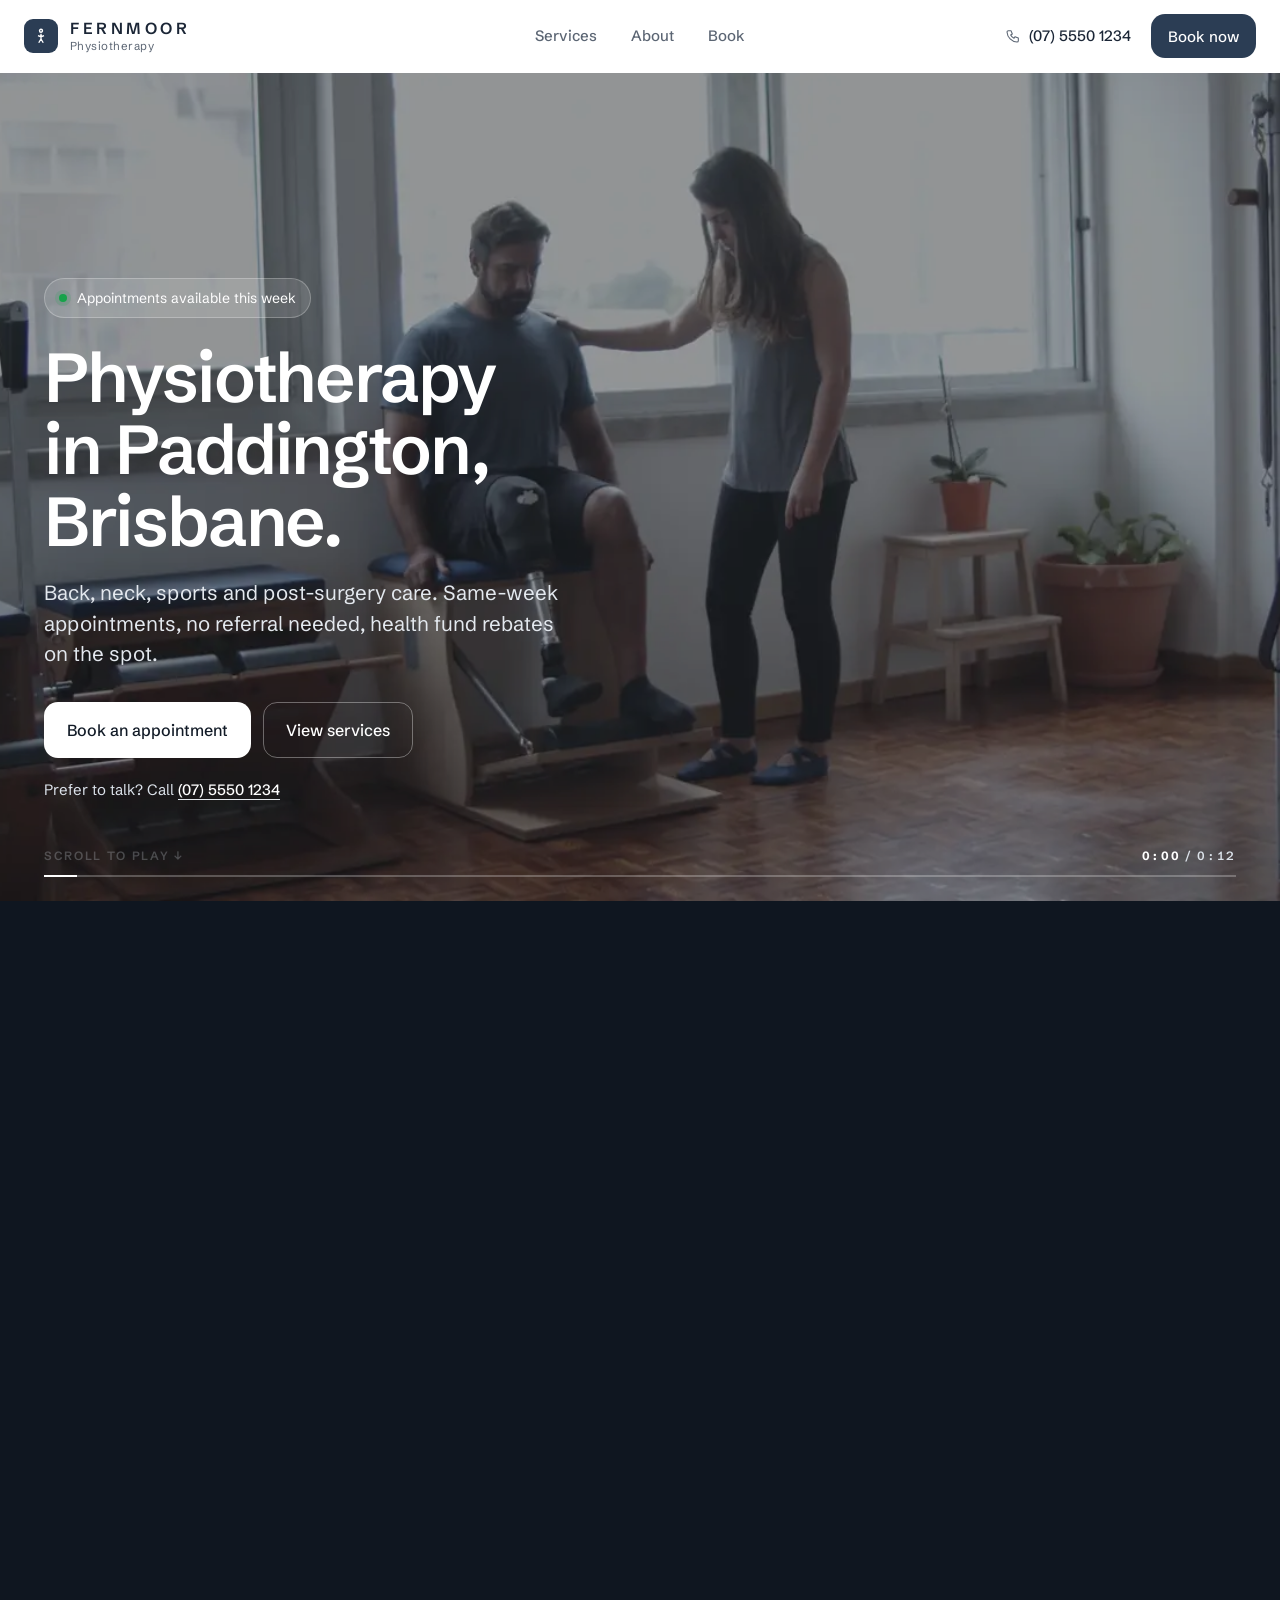
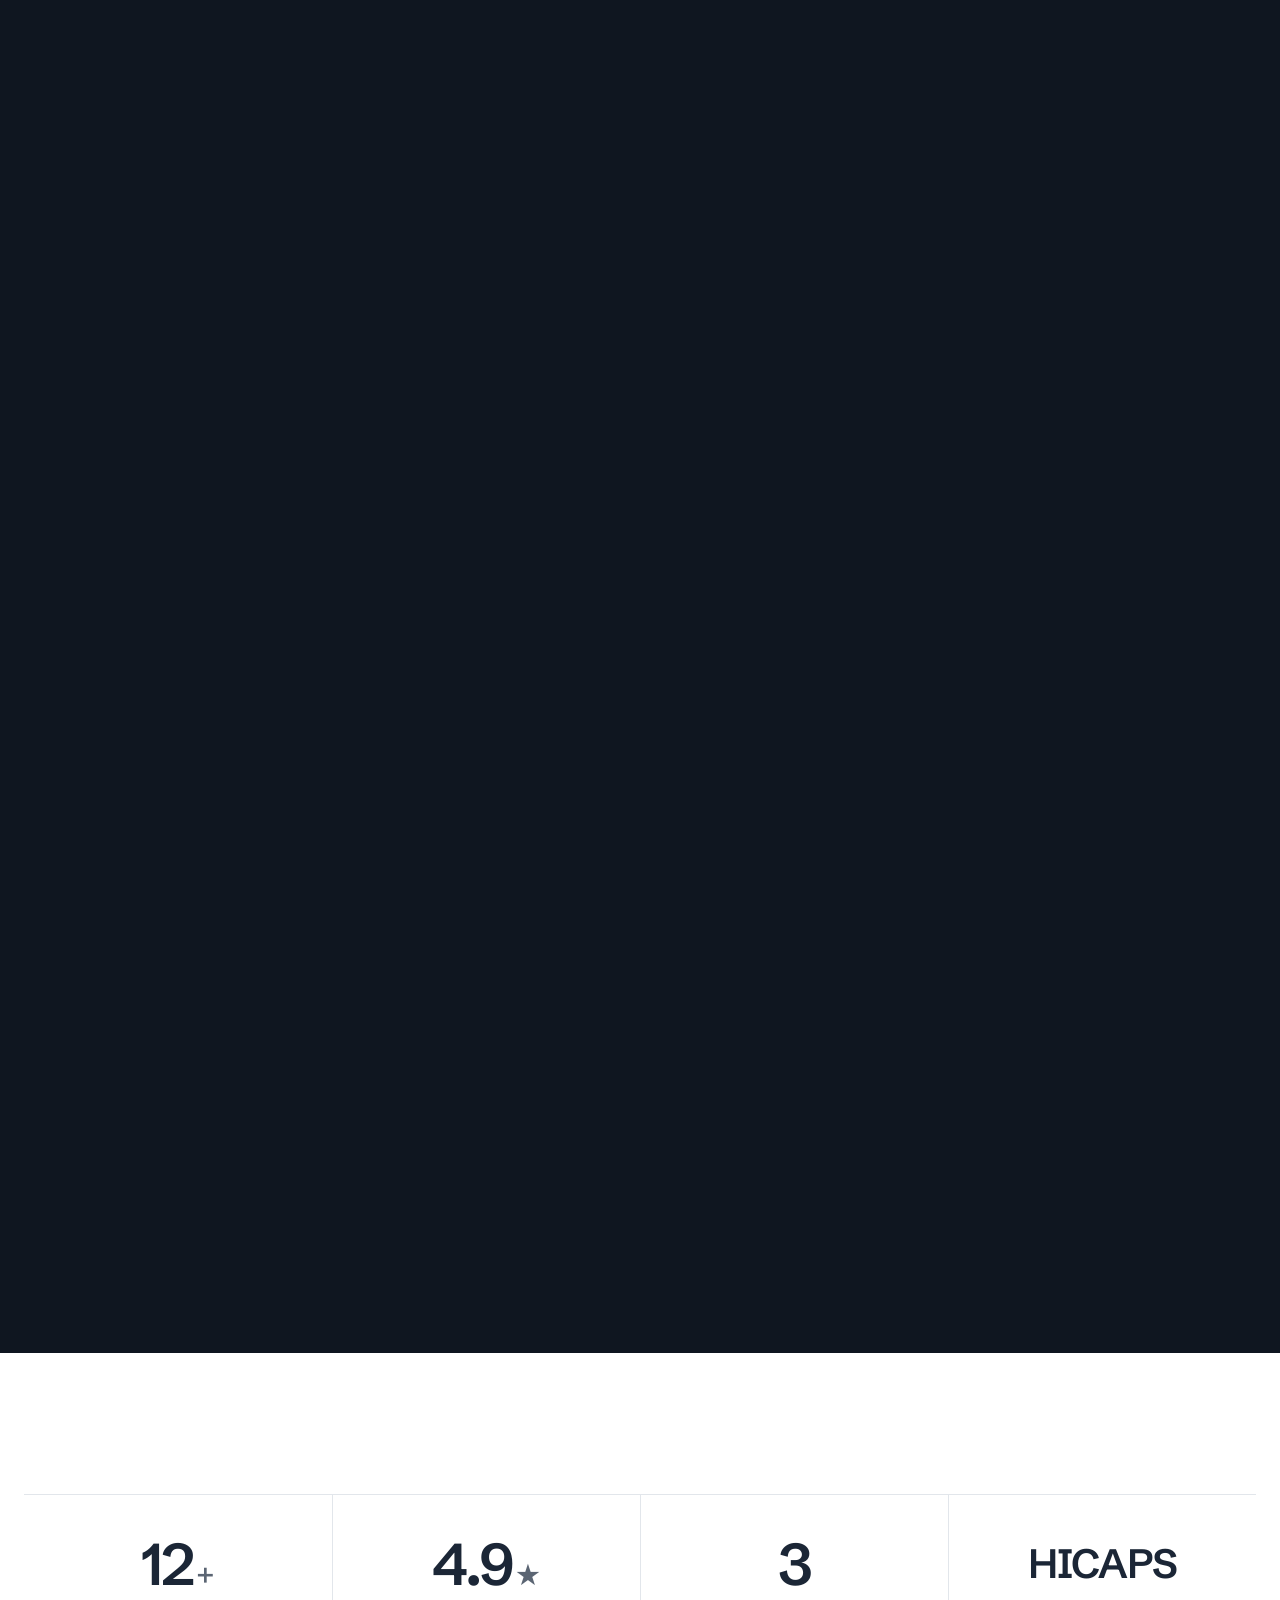
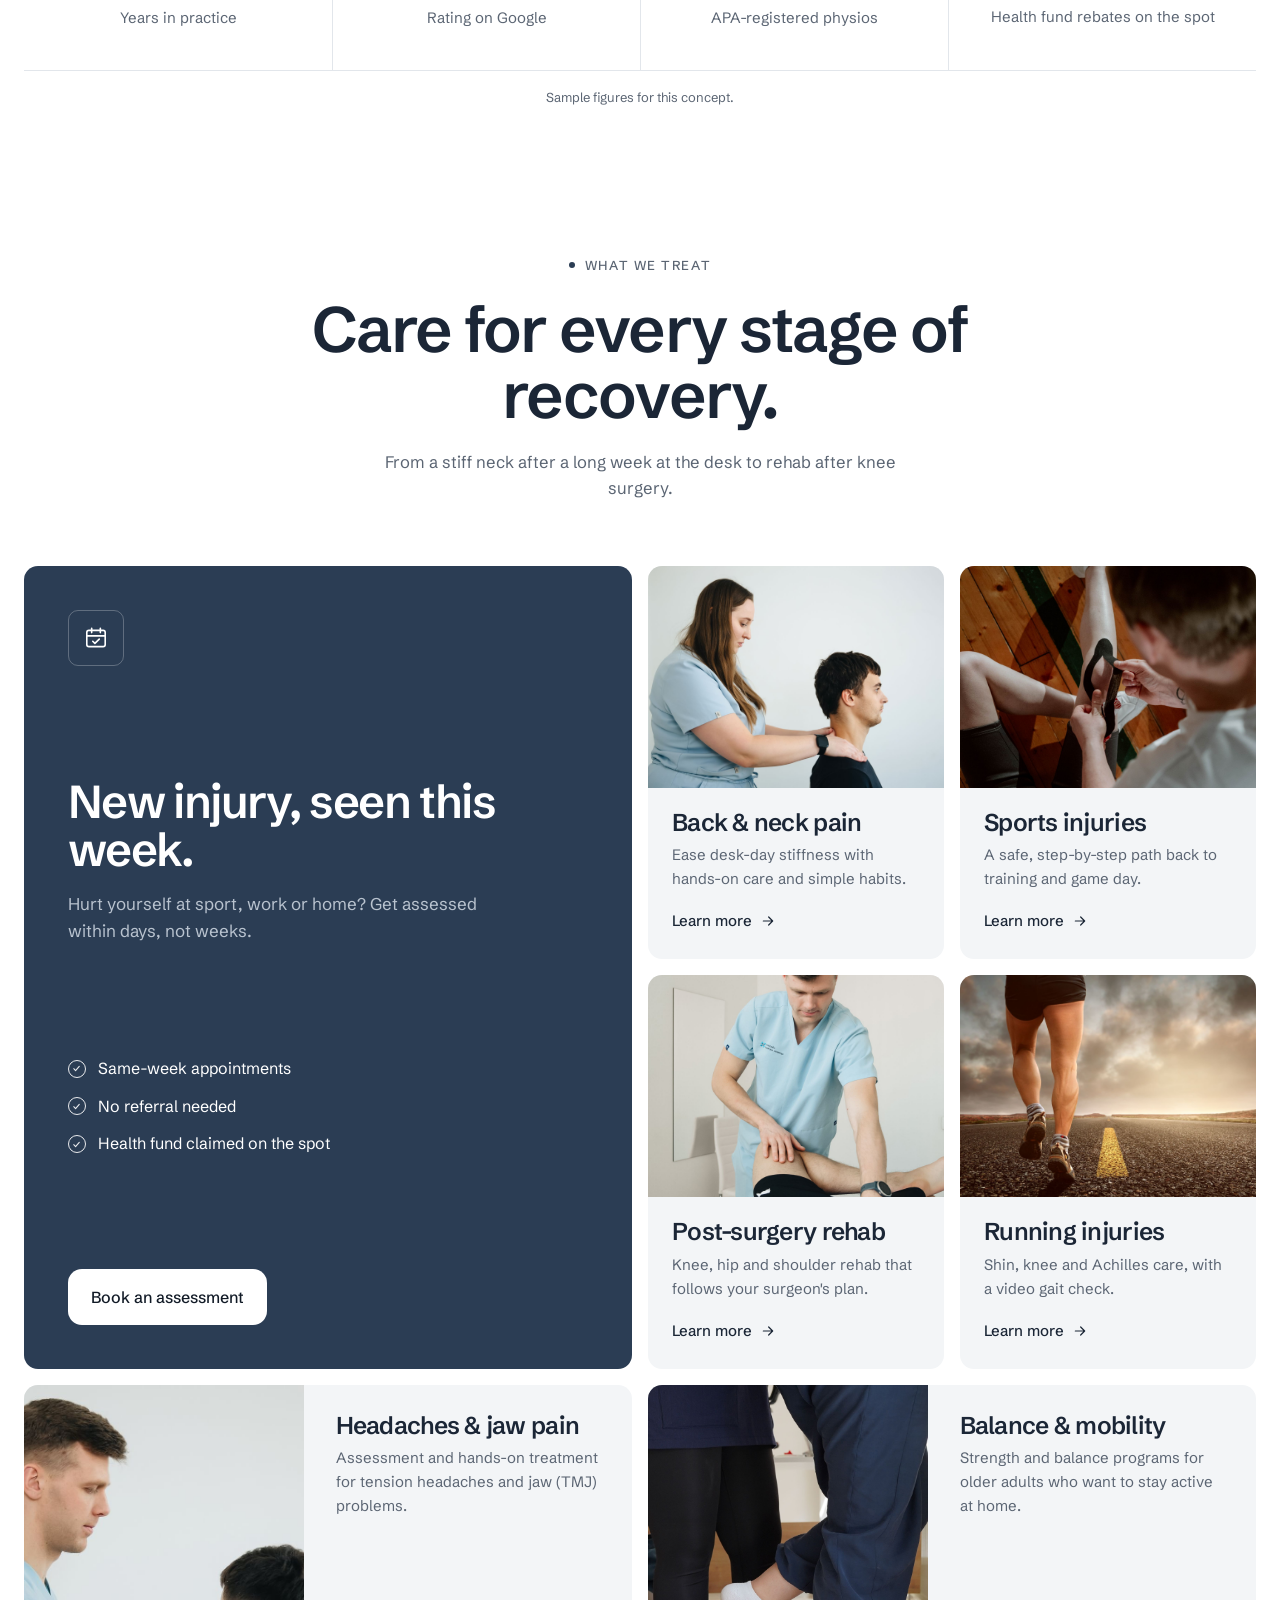
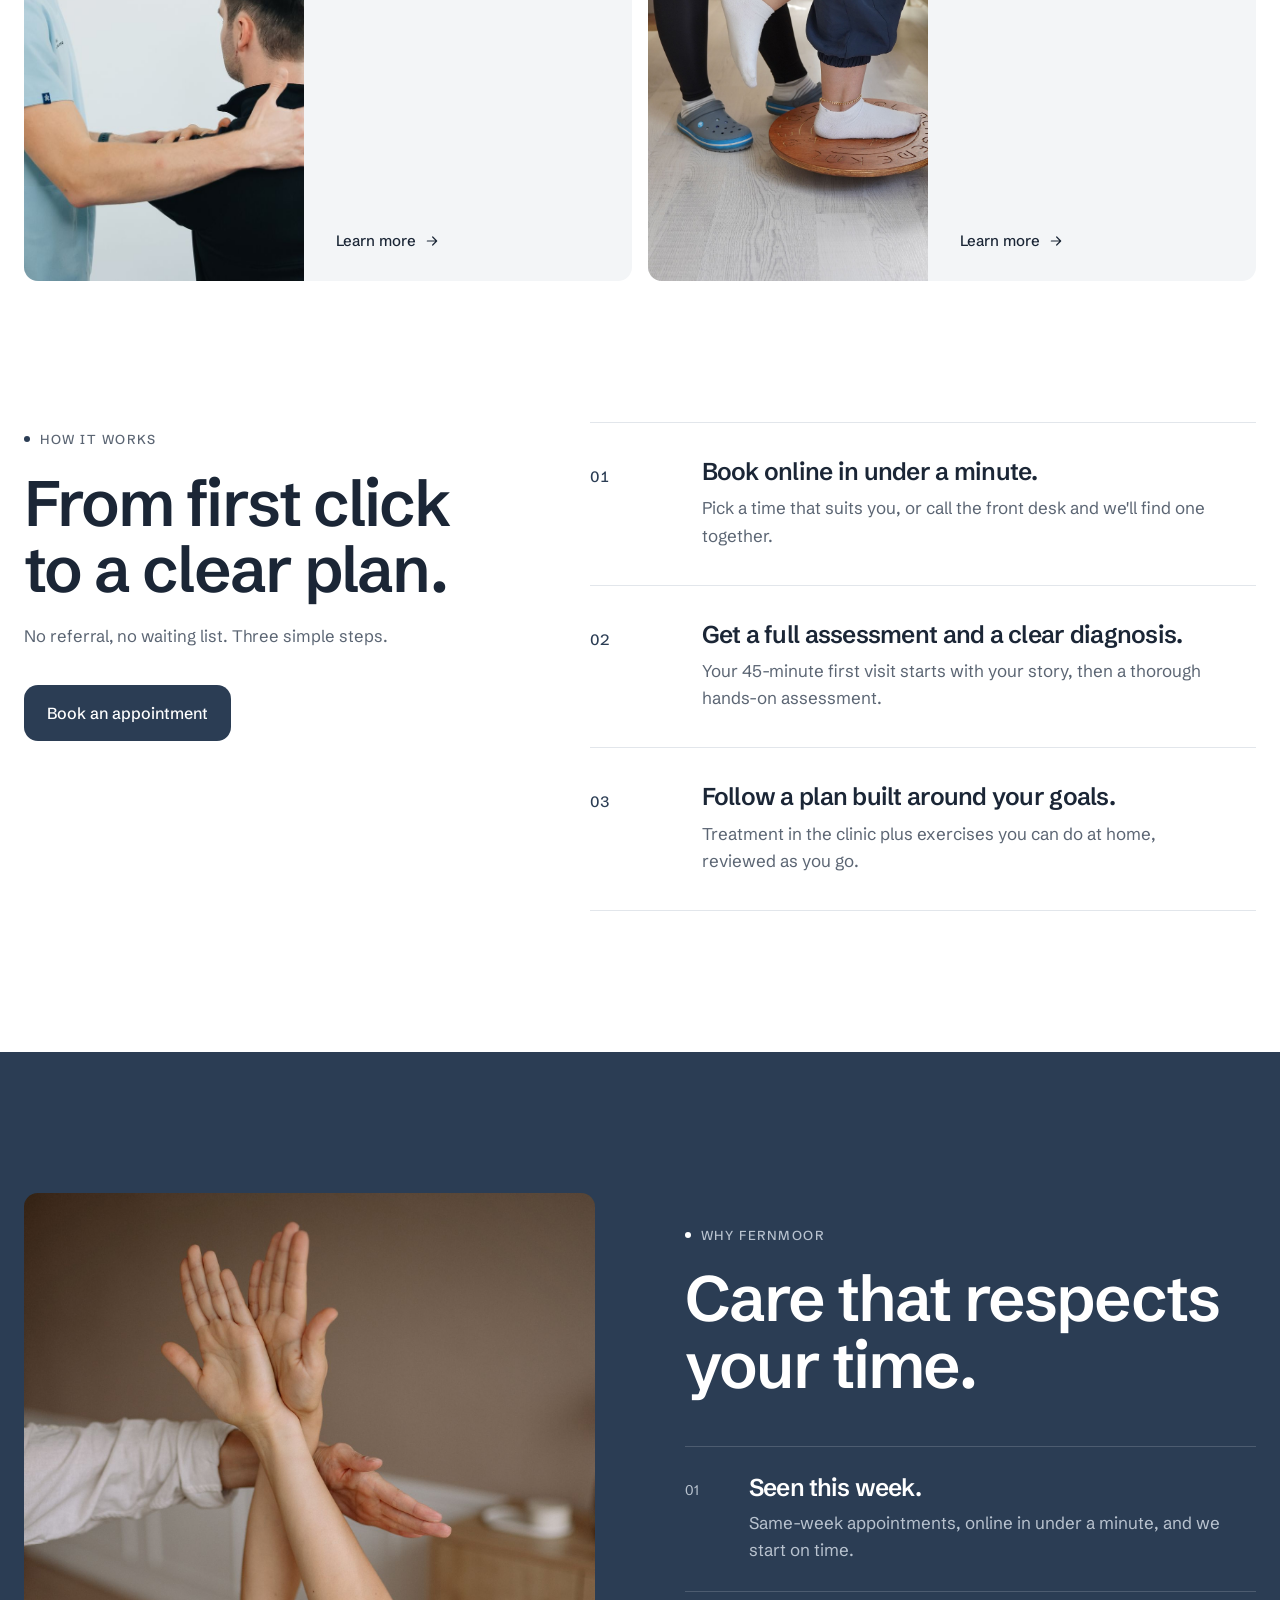
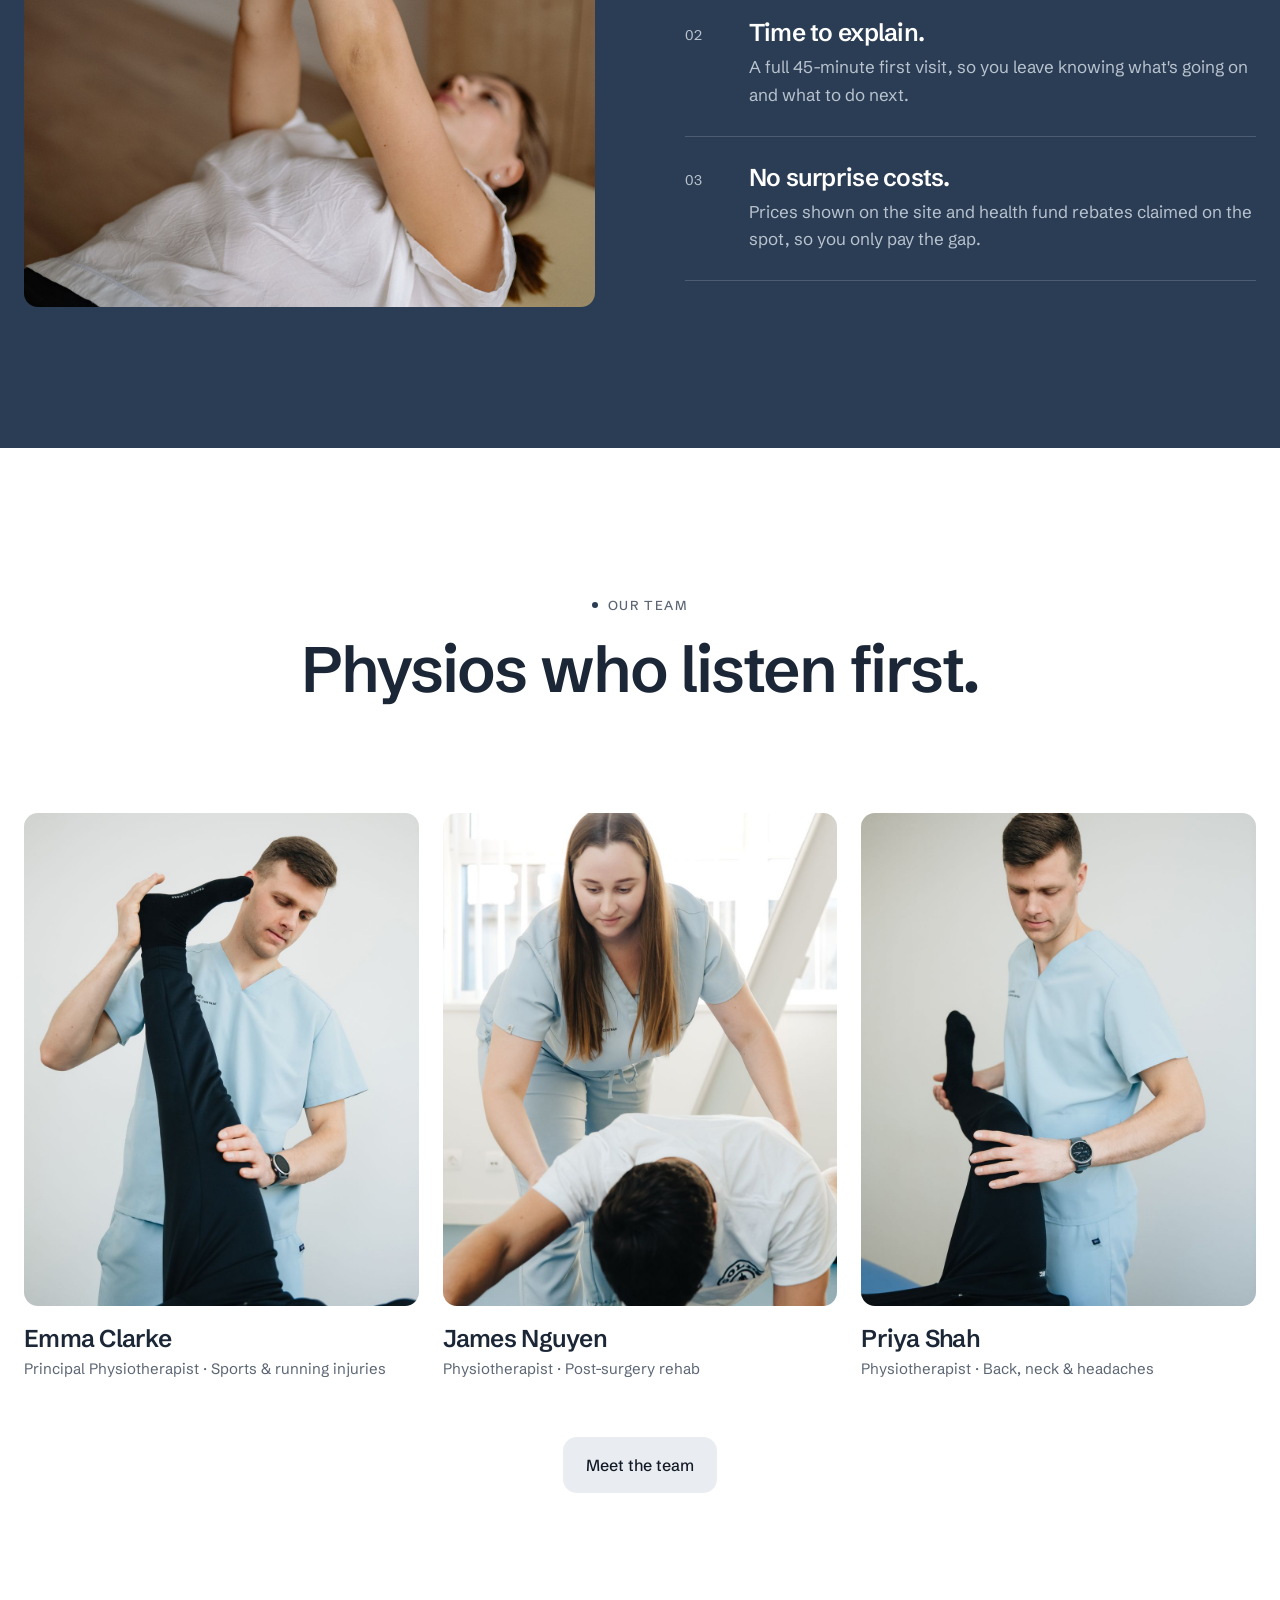
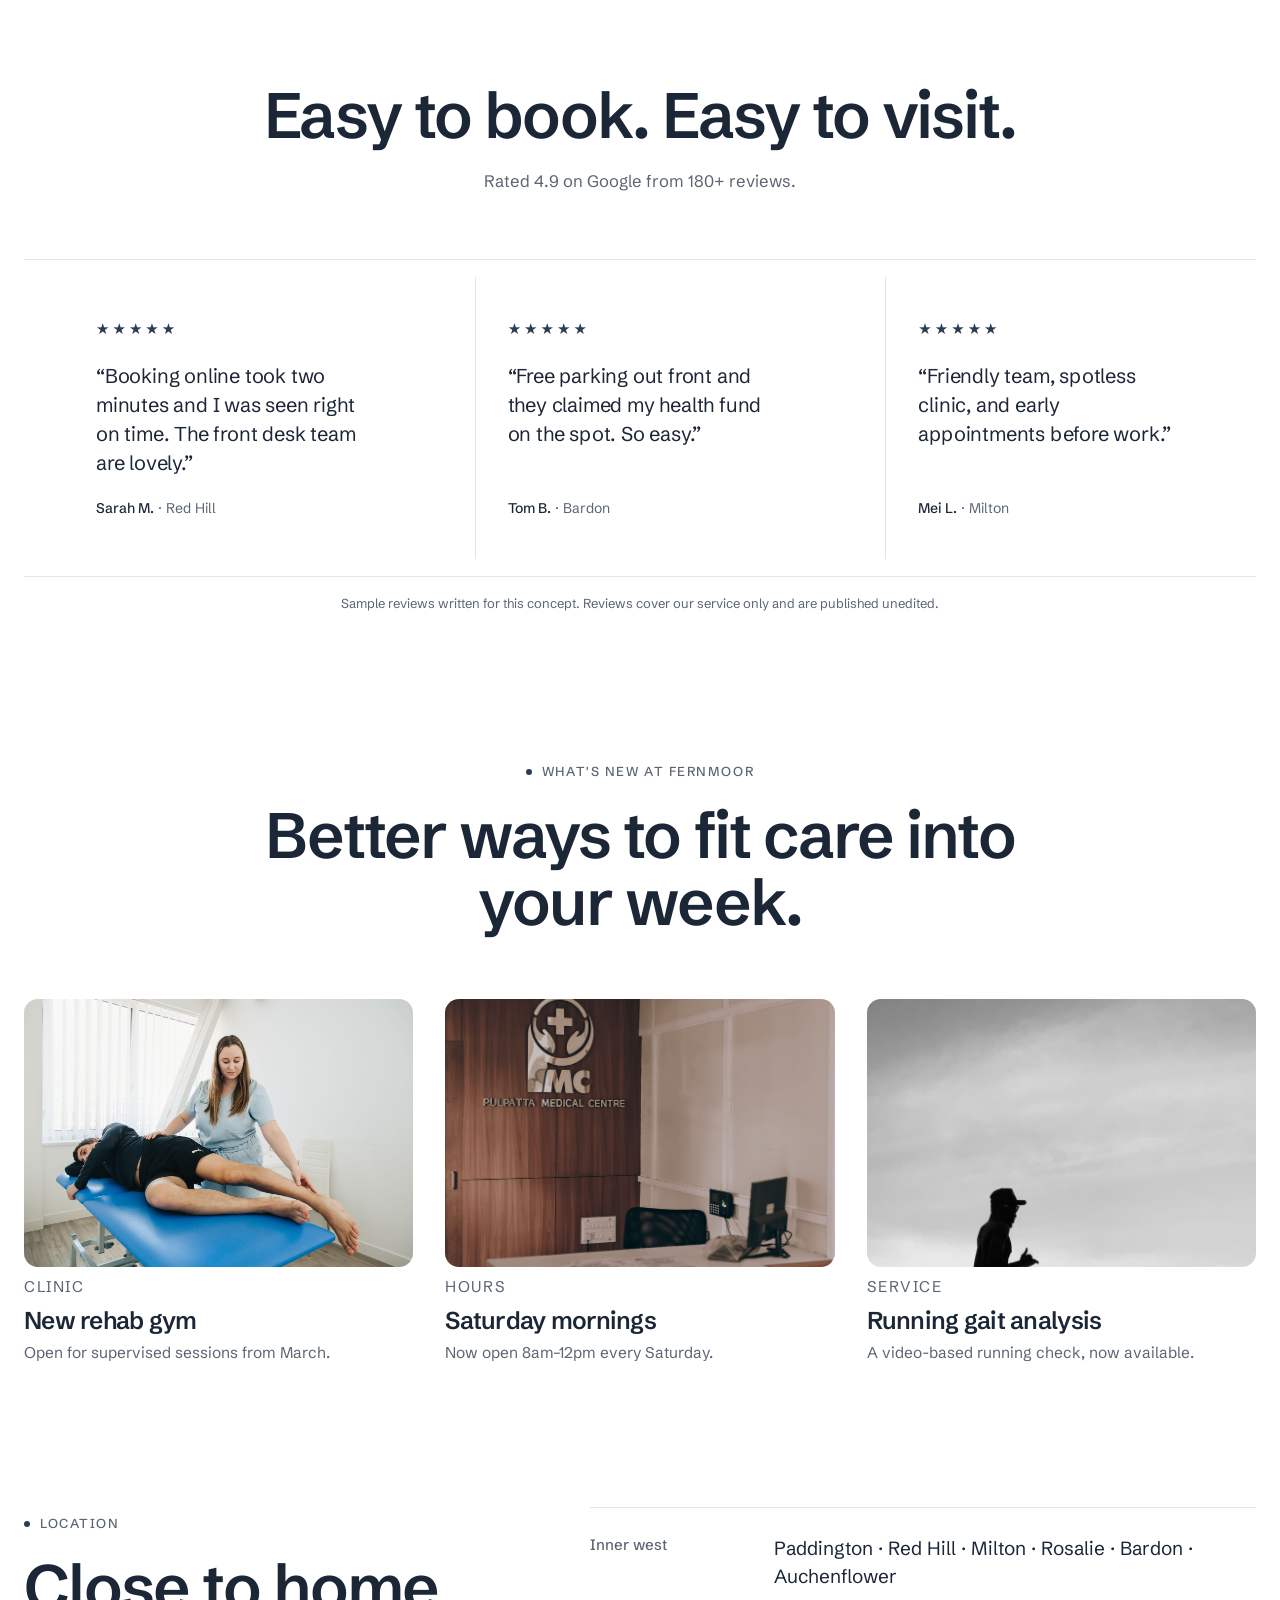
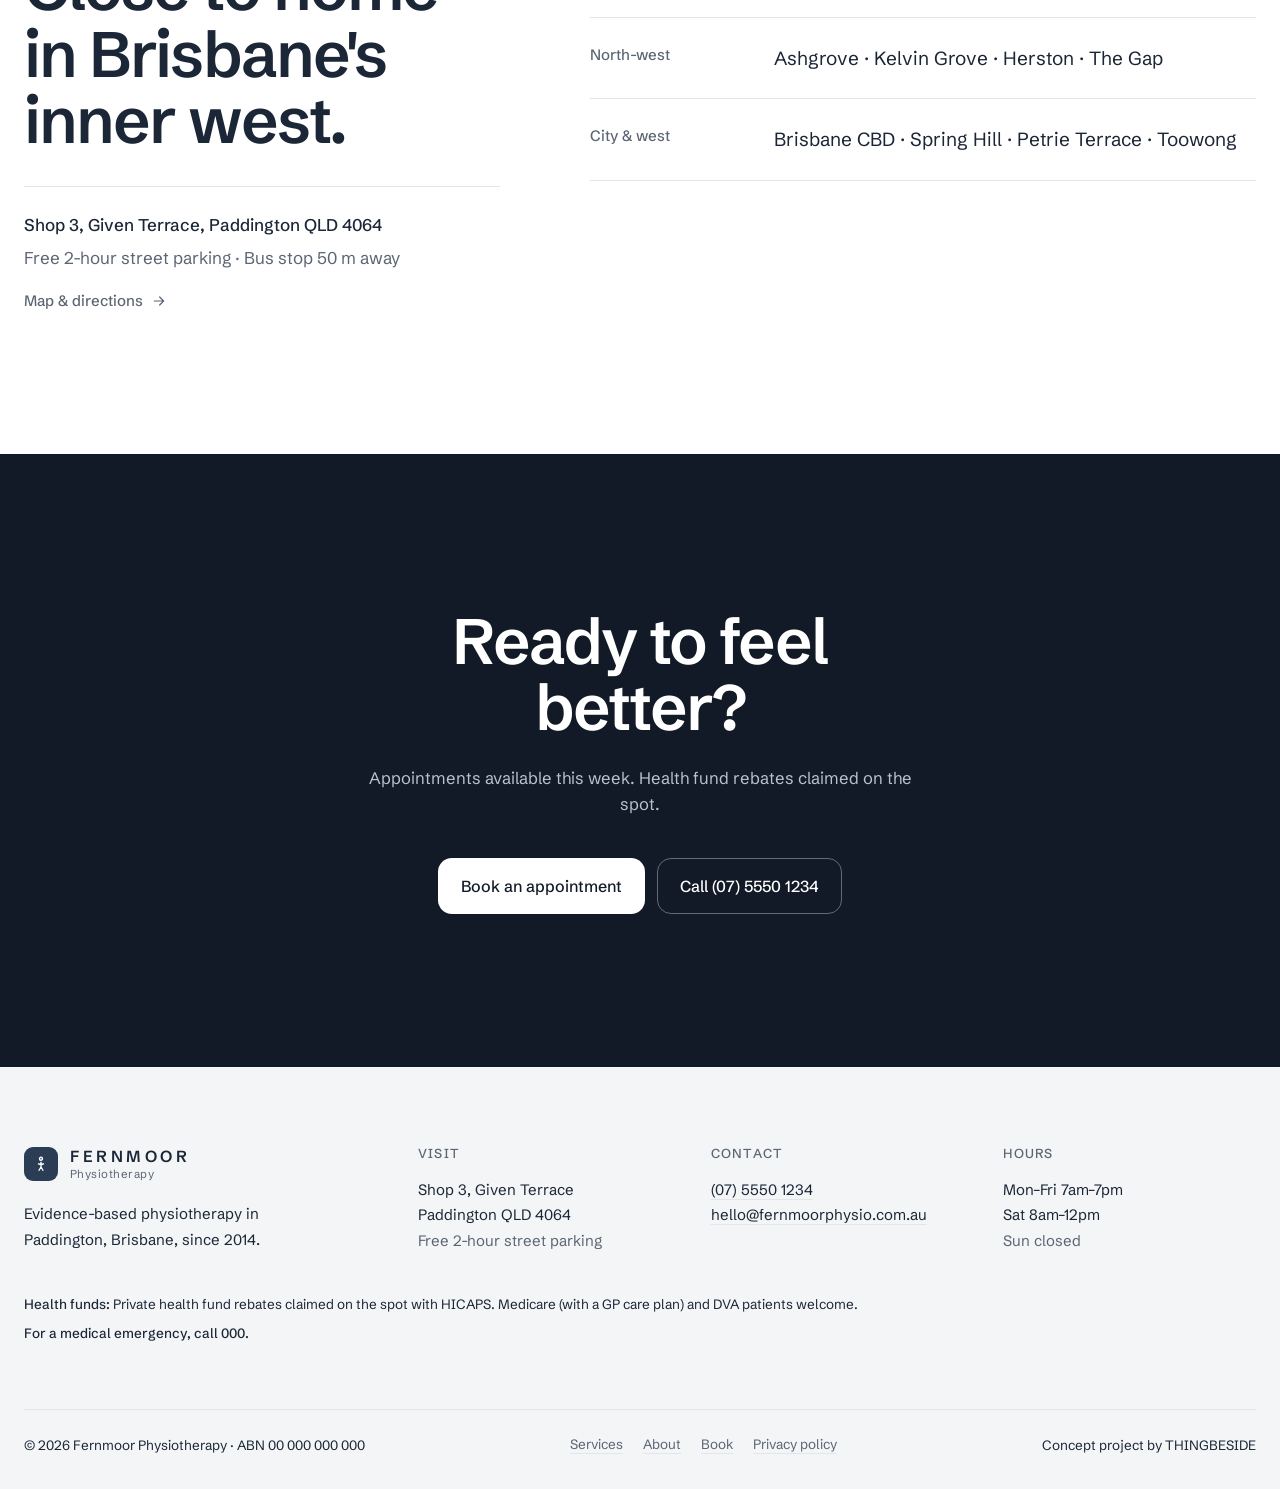
<file: index.html>
<!doctype html>
<html lang="en-AU">
<head>
  <meta charset="utf-8">
  <meta name="viewport" content="width=device-width, initial-scale=1">
  <title>Physiotherapy in Paddington, Brisbane | Fernmoor Physiotherapy</title>
  <meta name="description" content="Back, neck, sports and post-surgery physiotherapy in Paddington, Brisbane. Same-week appointments, no referral needed, health fund rebates claimed on the spot with HICAPS.">
  <link rel="icon" href="assets/favicon.svg" type="image/svg+xml">
  <link rel="preconnect" href="https://fonts.googleapis.com">
  <link rel="preconnect" href="https://fonts.gstatic.com" crossorigin>
  <link href="https://fonts.googleapis.com/css2?family=Schibsted+Grotesk:wght@400;500;600&display=swap" rel="stylesheet">
  <link rel="stylesheet" href="assets/styles.css">
  <script>document.documentElement.classList.add("js")</script>
  <!-- LocalBusiness schema — every value is a placeholder for the concept -->
  <script type="application/ld+json">
  {
    "@context": "https://schema.org",
    "@type": "Physiotherapy",
    "name": "Fernmoor Physiotherapy",
    "url": "https://fernmoorphysio.com.au/",
    "telephone": "+61755501234",
    "email": "hello@fernmoorphysio.com.au",
    "address": {
      "@type": "PostalAddress",
      "streetAddress": "Shop 3, Given Terrace",
      "addressLocality": "Paddington",
      "addressRegion": "QLD",
      "postalCode": "4064",
      "addressCountry": "AU"
    },
    "openingHoursSpecification": [
      { "@type": "OpeningHoursSpecification", "dayOfWeek": ["Monday","Tuesday","Wednesday","Thursday","Friday"], "opens": "07:00", "closes": "19:00" },
      { "@type": "OpeningHoursSpecification", "dayOfWeek": "Saturday", "opens": "08:00", "closes": "12:00" }
    ],
    "areaServed": ["Paddington","Red Hill","Milton","Rosalie","Bardon","Auchenflower","Ashgrove","Kelvin Grove","Herston","The Gap","Brisbane CBD","Spring Hill","Petrie Terrace","Toowong"]
  }
  </script>
</head>
<body>
  <a class="skip" href="#main">Skip to content</a>

  <header class="header">
    <div class="wrap header__in">
      <a class="logo" href="index.html" aria-label="Fernmoor Physiotherapy home">
        <span class="logo__mark"><svg viewBox="0 0 24 24" fill="none" stroke="currentColor" stroke-width="1.8" stroke-linejoin="round" aria-hidden="true"><circle cx="12" cy="5" r="2"/><path d="M12 9v7M8 11.5l4 1.5 4-1.5M12 16l-3 5M12 16l3 5"/></svg></span>
        <span class="logo__text"><span class="logo__name">FERNMOOR</span><span class="logo__sub">Physiotherapy</span></span>
      </a>
      <nav class="nav" aria-label="Main">
        <a href="services.html">Services</a>
        <a href="about.html">About</a>
        <a href="book.html">Book</a>
      </nav>
      <div class="header__right">
        <a class="header__phone" href="tel:+61755501234"><svg viewBox="0 0 24 24" fill="none" stroke="currentColor" stroke-width="1.6" stroke-linecap="round" stroke-linejoin="round" aria-hidden="true"><path d="M5 4h4l2 5-2.5 1.5a11 11 0 0 0 5 5L15 13l5 2v4a2 2 0 0 1-2 2A16 16 0 0 1 3 6a2 2 0 0 1 2-2"/></svg>(07) 5550 1234</a>
        <a class="btn btn--dark btn--sm" href="book.html">Book now</a>
        <button class="menu-btn" type="button" aria-expanded="false" aria-controls="mnav"><span></span><span class="sr-only">Menu</span></button>
      </div>
    </div>
    <nav class="mnav" id="mnav" aria-label="Mobile">
      <a href="services.html">Services <span aria-hidden="true">→</span></a>
      <a href="about.html">About <span aria-hidden="true">→</span></a>
      <a href="book.html">Book <span aria-hidden="true">→</span></a>
    </nav>
  </header>

  <main id="main">

    <!-- 1. Hero: scroll plays a short session clip (scroll-scrubbed frames, see HANDOFF.md) -->
    <section class="vhero" id="top" aria-label="A physiotherapist guides a patient through a seated knee exercise">
      <div class="vhero__stage">
        <canvas class="vhero__canvas" aria-hidden="true"></canvas>
        <img class="vhero__poster" src="assets/hero-frames/poster.webp" alt="A physiotherapist guides a patient through a seated knee extension on a reformer chair in a bright studio">
        <div class="vhero__shade"></div>
        <div class="vhero__copy" data-beat="0">
          <p class="pill pill--dark"><span class="dot dot--ok"></span>Appointments available this week</p>
          <h1 data-blur>Physiotherapy in Paddington, Brisbane.</h1>
          <p class="lede" data-blur data-delay="250">Back, neck, sports and post-surgery care. Same-week appointments, no referral needed, health fund rebates on the spot.</p>
          <div class="actions">
            <a class="btn btn--light" href="book.html">Book an appointment</a>
            <a class="btn btn--outline-light" href="services.html" data-no-arrow>View services</a>
          </div>
          <p class="hero__call">Prefer to talk? Call <a class="text-link" href="tel:+61755501234">(07) 5550 1234</a></p>
        </div>
        <div class="vhero__beat" data-beat="1" aria-hidden="true"><p class="vhero__k">01 · Hands-on</p><p class="vhero__h">Guided, one to one.</p><p>Your physio stays beside you through every rep, adjusting as you go.</p></div>
        <div class="vhero__beat" data-beat="2" aria-hidden="true"><p class="vhero__k">02 · Our rehab studio</p><p class="vhero__h">Room to move.</p><p>Reformer chairs, bands and natural light, right on Given Terrace.</p></div>
        <div class="vhero__hud" aria-hidden="true">
          <span class="vhero__hint">Scroll to play ↓</span>
          <span class="vhero__tc"><b data-vt>0:00</b> / 0:12</span>
          <span class="vhero__bar"><i></i></span>
        </div>
        <div class="vhero__wash"></div>
      </div>
    </section>

    <!-- 2. Trust strip -->
    <section class="section" style="padding-bottom:0" aria-label="Clinic at a glance">
      <div class="wrap">
        <div class="stats" data-stagger>
          <div class="stat"><div class="stat__num"><span data-count="12">12</span><small>+</small></div><p class="stat__label">Years in practice</p></div>
          <div class="stat"><div class="stat__num"><span data-count="4.9" data-decimals="1">4.9</span><small>★</small></div><p class="stat__label">Rating on Google</p></div>
          <div class="stat"><div class="stat__num"><span data-count="3">3</span></div><p class="stat__label">APA-registered physios</p></div>
          <div class="stat"><div class="stat__num" style="font-size:clamp(30px,3.2vw,42px);line-height:1.43">HICAPS</div><p class="stat__label">Health fund rebates on the spot</p></div>
        </div>
        <p class="footnote">Sample figures for this concept.</p>
      </div>
    </section>

    <!-- 3. What we treat (bento) -->
    <section class="section" id="treat">
      <div class="wrap">
        <div class="head">
          <p class="eyebrow" data-reveal>What we treat</p>
          <h2 class="h2" data-reveal>Care for every stage of recovery.</h2>
          <p class="sub" data-reveal>From a stiff neck after a long week at the desk to rehab after knee surgery.</p>
        </div>
        <div class="bento" data-stagger>
          <a class="tile tile--feature" href="book.html?service=new-injury">
            <div>
              <div class="icon-box"><svg viewBox="0 0 24 24" fill="none" stroke="currentColor" stroke-width="1.5" stroke-linecap="round" stroke-linejoin="round" aria-hidden="true"><rect x="3.5" y="5" width="17" height="15" rx="2"/><path d="M3.5 10h17M8 3v4M16 3v4M9 15l2 2 4-4"/></svg></div>
            </div>
            <div>
              <h3>New injury, seen this week.</h3>
              <p>Hurt yourself at sport, work or home? Get assessed within days, not weeks.</p>
            </div>
            <ul class="ticks">
              <li>Same-week appointments</li>
              <li>No referral needed</li>
              <li>Health fund claimed on the spot</li>
            </ul>
            <span class="btn btn--light" style="align-self:flex-start">Book an assessment</span>
          </a>
          <a class="tile zoom" href="services.html#back-neck">
            <div class="media"><img src="assets/photos/20860599.jpg" alt="Physiotherapist treating a patient's neck in a clinic"></div>
            <div class="tile__body"><h3>Back &amp; neck pain</h3><p>Ease desk-day stiffness with hands-on care and simple habits.</p><span class="link-arrow">Learn more <svg viewBox="0 0 24 24" fill="none" stroke="currentColor" stroke-width="1.8" stroke-linecap="round" stroke-linejoin="round" aria-hidden="true"><path d="M5 12h14M13 6l6 6-6 6"/></svg></span></div>
          </a>
          <a class="tile zoom" href="services.html#sports">
            <div class="media"><img src="assets/photos/7339489.jpg" alt="Kinesio tape applied to a knee for injury support"></div>
            <div class="tile__body"><h3>Sports injuries</h3><p>A safe, step-by-step path back to training and game day.</p><span class="link-arrow">Learn more <svg viewBox="0 0 24 24" fill="none" stroke="currentColor" stroke-width="1.8" stroke-linecap="round" stroke-linejoin="round" aria-hidden="true"><path d="M5 12h14M13 6l6 6-6 6"/></svg></span></div>
          </a>
          <a class="tile zoom" href="services.html#post-surgery">
            <div class="media"><img src="assets/photos/20860597.jpg" alt="Physiotherapist assisting a patient with leg rehabilitation in a clinic"></div>
            <div class="tile__body"><h3>Post-surgery rehab</h3><p>Knee, hip and shoulder rehab that follows your surgeon's plan.</p><span class="link-arrow">Learn more <svg viewBox="0 0 24 24" fill="none" stroke="currentColor" stroke-width="1.8" stroke-linecap="round" stroke-linejoin="round" aria-hidden="true"><path d="M5 12h14M13 6l6 6-6 6"/></svg></span></div>
          </a>
          <a class="tile zoom" href="services.html#running">
            <div class="media"><img src="assets/photos/421160.jpg" alt="Runner's legs on a road at sunset"></div>
            <div class="tile__body"><h3>Running injuries</h3><p>Shin, knee and Achilles care, with a video gait check.</p><span class="link-arrow">Learn more <svg viewBox="0 0 24 24" fill="none" stroke="currentColor" stroke-width="1.8" stroke-linecap="round" stroke-linejoin="round" aria-hidden="true"><path d="M5 12h14M13 6l6 6-6 6"/></svg></span></div>
          </a>
          <a class="tile tile--wide zoom" href="services.html#headaches">
            <div class="media"><img src="assets/photos/20860576.jpg" alt="Physiotherapist working with a patient in a clinic"></div>
            <div class="tile__body"><h3>Headaches &amp; jaw pain</h3><p>Assessment and hands-on treatment for tension headaches and jaw (TMJ) problems.</p><span class="link-arrow">Learn more <svg viewBox="0 0 24 24" fill="none" stroke="currentColor" stroke-width="1.8" stroke-linecap="round" stroke-linejoin="round" aria-hidden="true"><path d="M5 12h14M13 6l6 6-6 6"/></svg></span></div>
          </a>
          <a class="tile tile--wide zoom" href="services.html#balance">
            <div class="media"><img src="assets/photos/30483062.jpg" alt="Close-up of balance training on a balance board"></div>
            <div class="tile__body"><h3>Balance &amp; mobility</h3><p>Strength and balance programs for older adults who want to stay active at home.</p><span class="link-arrow">Learn more <svg viewBox="0 0 24 24" fill="none" stroke="currentColor" stroke-width="1.8" stroke-linecap="round" stroke-linejoin="round" aria-hidden="true"><path d="M5 12h14M13 6l6 6-6 6"/></svg></span></div>
          </a>
        </div>
      </div>
    </section>

    <!-- 4. How it works -->
    <section class="section section--tight" id="how">
      <div class="wrap split">
        <div class="sticky">
          <p class="eyebrow" data-reveal>How it works</p>
          <h2 class="h2" data-reveal>From first click to a clear plan.</h2>
          <p class="sub" data-reveal>No referral, no waiting list. Three simple steps.</p>
          <div class="actions" style="margin-top:36px" data-reveal><a class="btn btn--primary" href="book.html">Book an appointment</a></div>
        </div>
        <ol class="rows" data-stagger>
          <li class="row"><span class="row__num">01</span><div><h3>Book online in under a minute.</h3><p>Pick a time that suits you, or call the front desk and we'll find one together.</p></div></li>
          <li class="row"><span class="row__num">02</span><div><h3>Get a full assessment and a clear diagnosis.</h3><p>Your 45-minute first visit starts with your story, then a thorough hands-on assessment.</p></div></li>
          <li class="row"><span class="row__num">03</span><div><h3>Follow a plan built around your goals.</h3><p>Treatment in the clinic plus exercises you can do at home, reviewed as you go.</p></div></li>
        </ol>
      </div>
    </section>

    <!-- 5. Why choose us (accent band) -->
    <section class="section band--accent" id="why">
      <div class="wrap split--even split">
        <div class="media portrait" data-reveal>
          <img src="assets/photos/5793917.jpg" alt="Physiotherapist giving hands-on therapy to a patient indoors">
        </div>
        <div>
          <p class="eyebrow" data-reveal>Why Fernmoor</p>
          <h2 class="h2" data-reveal>Care that respects your time.</h2>
          <div class="promises" data-stagger>
            <div class="promise"><span class="promise__num">01</span><div><h3>Seen this week.</h3><p>Same-week appointments, online in under a minute, and we start on time.</p></div></div>
            <div class="promise"><span class="promise__num">02</span><div><h3>Time to explain.</h3><p>A full 45-minute first visit, so you leave knowing what's going on and what to do next.</p></div></div>
            <div class="promise"><span class="promise__num">03</span><div><h3>No surprise costs.</h3><p>Prices shown on the site and health fund rebates claimed on the spot, so you only pay the gap.</p></div></div>
          </div>
        </div>
      </div>
    </section>

    <!-- 6. Team preview -->
    <section class="section" id="team">
      <div class="wrap">
        <div class="head">
          <p class="eyebrow" data-reveal>Our team</p>
          <h2 class="h2" data-reveal>Physios who listen first.</h2>
          <p class="sub" data-reveal>Three APA-registered physiotherapists, each with a focus area.</p>
        </div>
        <div class="people" data-stagger>
          <a class="person zoom" href="about.html#team">
            <div class="media"><img src="assets/photos/20860584.jpg" alt="Placeholder for Emma Clarke's team photo"></div>
            <h3>Emma Clarke</h3><p>Principal Physiotherapist · Sports &amp; running injuries</p>
          </a>
          <a class="person zoom" href="about.html#team">
            <div class="media"><img src="assets/photos/20860618.jpg" alt="Placeholder for James Nguyen's team photo"></div>
            <h3>James Nguyen</h3><p>Physiotherapist · Post-surgery rehab</p>
          </a>
          <a class="person zoom" href="about.html#team">
            <div class="media"><img src="assets/photos/20860588.jpg" alt="Placeholder for Priya Shah's team photo"></div>
            <h3>Priya Shah</h3><p>Physiotherapist · Back, neck &amp; headaches</p>
          </a>
        </div>
        <div class="center-cta" data-reveal><a class="btn btn--ghost" href="about.html">Meet the team</a></div>
      </div>
    </section>

    <!-- 7. Reviews (non-clinical only, per Ahpra) -->
    <section class="section section--tight" id="reviews">
      <div class="wrap">
        <div class="head">
          <p class="eyebrow" data-reveal>Reviews</p>
          <h2 class="h2" data-reveal>Easy to book. Easy to visit.</h2>
          <p class="sub" data-reveal>Rated 4.9 on Google from 180+ reviews.</p>
        </div>
        <div class="reviews" data-stagger>
          <figure class="review">
            <div class="stars" aria-label="5 out of 5 stars">★★★★★</div>
            <blockquote>“Booking online took two minutes and I was seen right on time. The front desk team are lovely.”</blockquote>
            <cite><strong>Sarah M.</strong> · Red Hill</cite>
          </figure>
          <figure class="review">
            <div class="stars" aria-label="5 out of 5 stars">★★★★★</div>
            <blockquote>“Free parking out front and they claimed my health fund on the spot. So easy.”</blockquote>
            <cite><strong>Tom B.</strong> · Bardon</cite>
          </figure>
          <figure class="review">
            <div class="stars" aria-label="5 out of 5 stars">★★★★★</div>
            <blockquote>“Friendly team, spotless clinic, and early appointments before work.”</blockquote>
            <cite><strong>Mei L.</strong> · Milton</cite>
          </figure>
        </div>
        <p class="footnote">Sample reviews written for this concept. Reviews cover our service only and are published unedited.</p>
      </div>
    </section>

    <!-- 8. What's new -->
    <section class="section section--tight" id="news">
      <div class="wrap">
        <div class="head">
          <p class="eyebrow" data-reveal>What's new at Fernmoor</p>
          <h2 class="h2" data-reveal>Better ways to fit care into your week.</h2>
        </div>
        <div class="news" data-stagger>
          <article class="news-item zoom">
            <div class="media"><img src="assets/photos/20860610.jpg" alt="Physiotherapist assisting a patient in a rehabilitation session"></div>
            <p class="news-item__tag">Clinic</p>
            <h3>New rehab gym</h3>
            <p>Open for supervised sessions from March.</p>
          </article>
          <article class="news-item zoom">
            <div class="media"><img src="assets/photos/33812025.jpg" alt="Bright clinic reception area with wood panel accents"></div>
            <p class="news-item__tag">Hours</p>
            <h3>Saturday mornings</h3>
            <p>Now open 8am–12pm every Saturday.</p>
          </article>
          <article class="news-item zoom">
            <div class="media"><img src="assets/photos/33491430.jpg" alt="Silhouette of a man running uphill at twilight"></div>
            <p class="news-item__tag">Service</p>
            <h3>Running gait analysis</h3>
            <p>A video-based running check, now available.</p>
          </article>
        </div>
      </div>
    </section>

    <!-- 9. Location / service areas -->
    <section class="section section--tight" id="areas">
      <div class="wrap split">
        <div class="sticky">
          <p class="eyebrow" data-reveal>Location</p>
          <h2 class="h2" data-reveal>Close to home in Brisbane's inner west.</h2>
          <div class="address" data-reveal>
            <strong>Shop 3, Given Terrace, Paddington QLD 4064</strong>
            <span>Free 2-hour street parking · Bus stop 50 m away</span>
            <a class="link-arrow" href="book.html#contact" style="margin-top:12px">Map &amp; directions <svg viewBox="0 0 24 24" fill="none" stroke="currentColor" stroke-width="1.8" stroke-linecap="round" stroke-linejoin="round" aria-hidden="true"><path d="M5 12h14M13 6l6 6-6 6"/></svg></a>
          </div>
        </div>
        <div class="areas" data-stagger>
          <div class="area"><h3>Inner west</h3><p>Paddington · Red Hill · Milton · Rosalie · Bardon · Auchenflower</p></div>
          <div class="area"><h3>North-west</h3><p>Ashgrove · Kelvin Grove · Herston · The Gap</p></div>
          <div class="area"><h3>City &amp; west</h3><p>Brisbane CBD · Spring Hill · Petrie Terrace · Toowong</p></div>
        </div>
      </div>
    </section>

    <!-- 10. Final CTA -->
    <section class="band--ink cta-band">
      <div class="wrap">
        <h2 class="h2" data-reveal>Ready to feel better?</h2>
        <p class="sub" data-reveal>Appointments available this week. Health fund rebates claimed on the spot.</p>
        <div class="actions" data-reveal>
          <a class="btn btn--light" href="book.html">Book an appointment</a>
          <a class="btn btn--outline-light" href="tel:+61755501234" data-no-arrow>Call (07) 5550 1234</a>
        </div>
      </div>
    </section>
  </main>

  <footer class="footer">
    <div class="wrap">
      <div class="footer__grid">
        <div>
          <a class="logo" href="index.html" aria-label="Fernmoor Physiotherapy home">
            <span class="logo__mark"><svg viewBox="0 0 24 24" fill="none" stroke="currentColor" stroke-width="1.8" stroke-linejoin="round" aria-hidden="true"><circle cx="12" cy="5" r="2"/><path d="M12 9v7M8 11.5l4 1.5 4-1.5M12 16l-3 5M12 16l3 5"/></svg></span>
            <span class="logo__text"><span class="logo__name">FERNMOOR</span><span class="logo__sub">Physiotherapy</span></span>
          </a>
          <p class="footer__blurb">Evidence-based physiotherapy in Paddington, Brisbane, since 2014.</p>
        </div>
        <div>
          <h4>Visit</h4>
          <p>Shop 3, Given Terrace<br>Paddington QLD 4064</p>
          <p class="muted">Free 2-hour street parking</p>
        </div>
        <div>
          <h4>Contact</h4>
          <ul>
            <li><a class="text-link" href="tel:+61755501234">(07) 5550 1234</a></li>
            <li><a class="text-link" href="mailto:hello@fernmoorphysio.com.au">hello@fernmoorphysio.com.au</a></li>
          </ul>
        </div>
        <div>
          <h4>Hours</h4>
          <ul>
            <li>Mon–Fri 7am–7pm</li>
            <li>Sat 8am–12pm</li>
            <li class="muted">Sun closed</li>
          </ul>
        </div>
      </div>
      <div class="footer__notes">
        <p><strong>Health funds:</strong> Private health fund rebates claimed on the spot with HICAPS. Medicare (with a GP care plan) and DVA patients welcome.</p>
        <p><strong>For a medical emergency, call 000.</strong></p>
      </div>
      <div class="footer__bottom">
        <p>© <span data-year>2026</span> Fernmoor Physiotherapy · ABN 00 000 000 000</p>
        <nav aria-label="Footer">
          <a class="text-link" href="services.html">Services</a>
          <a class="text-link" href="about.html">About</a>
          <a class="text-link" href="book.html">Book</a>
          <a class="text-link" href="privacy.html">Privacy policy</a>
        </nav>
        <p>Concept project by THINGBESIDE</p>
      </div>
    </div>
  </footer>

  <div class="mbar" role="navigation" aria-label="Quick actions">
    <a class="btn btn--ghost" href="tel:+61755501234" data-no-arrow>Call</a>
    <a class="btn btn--primary" href="book.html">Book</a>
  </div>

  <script src="assets/main.js"></script>
</body>
</html>
</file>
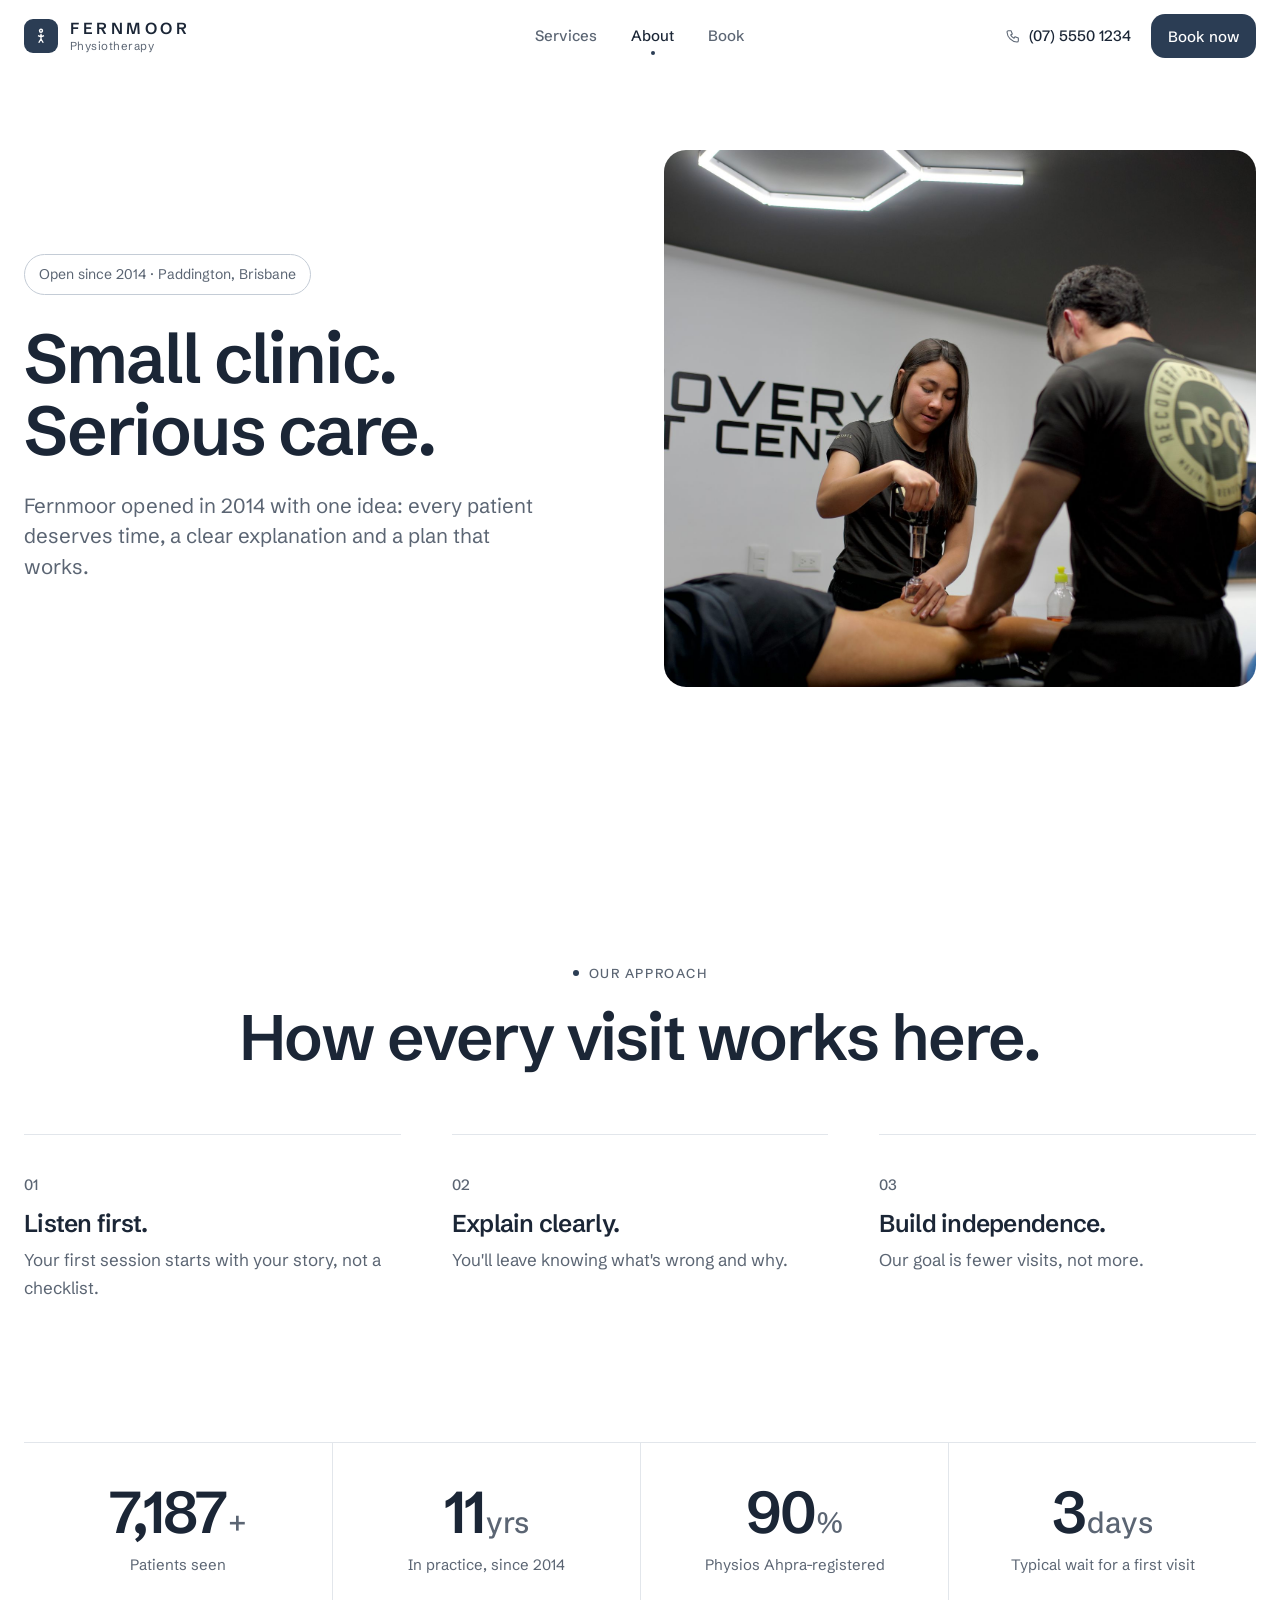
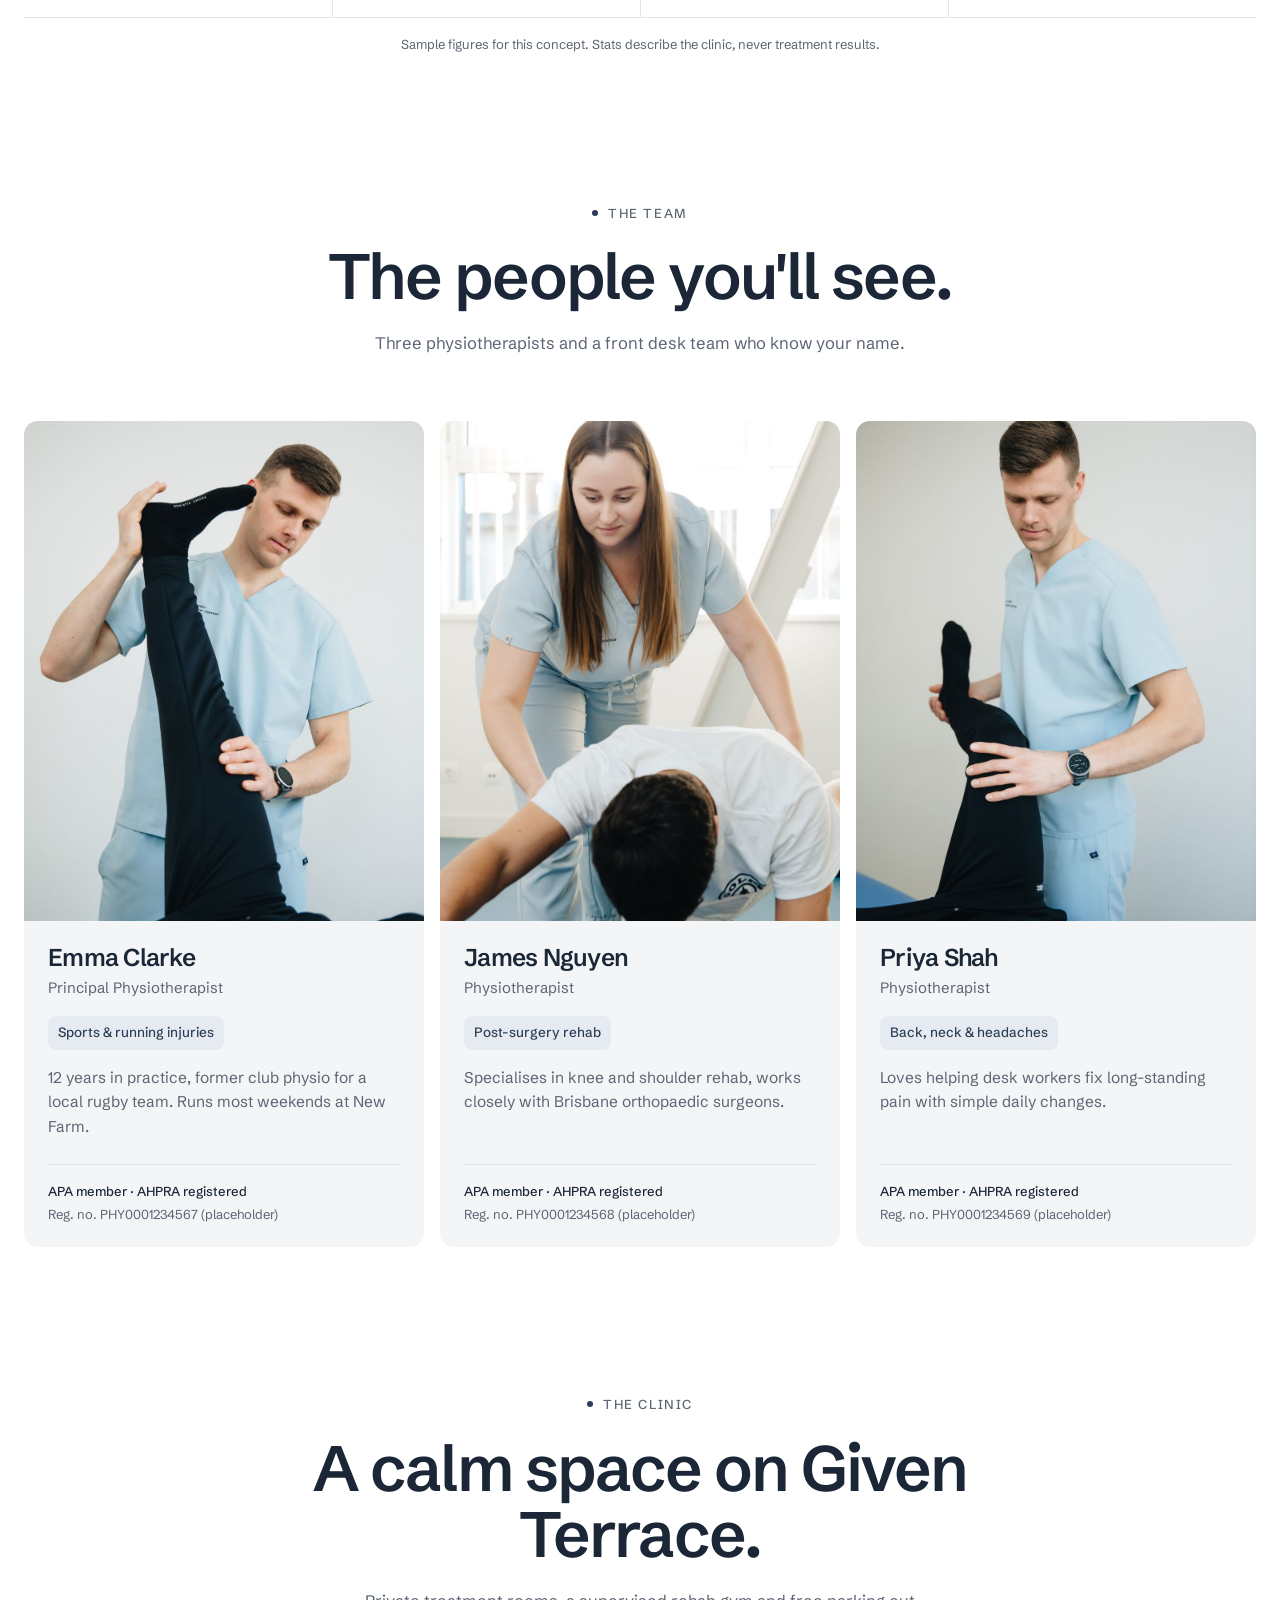
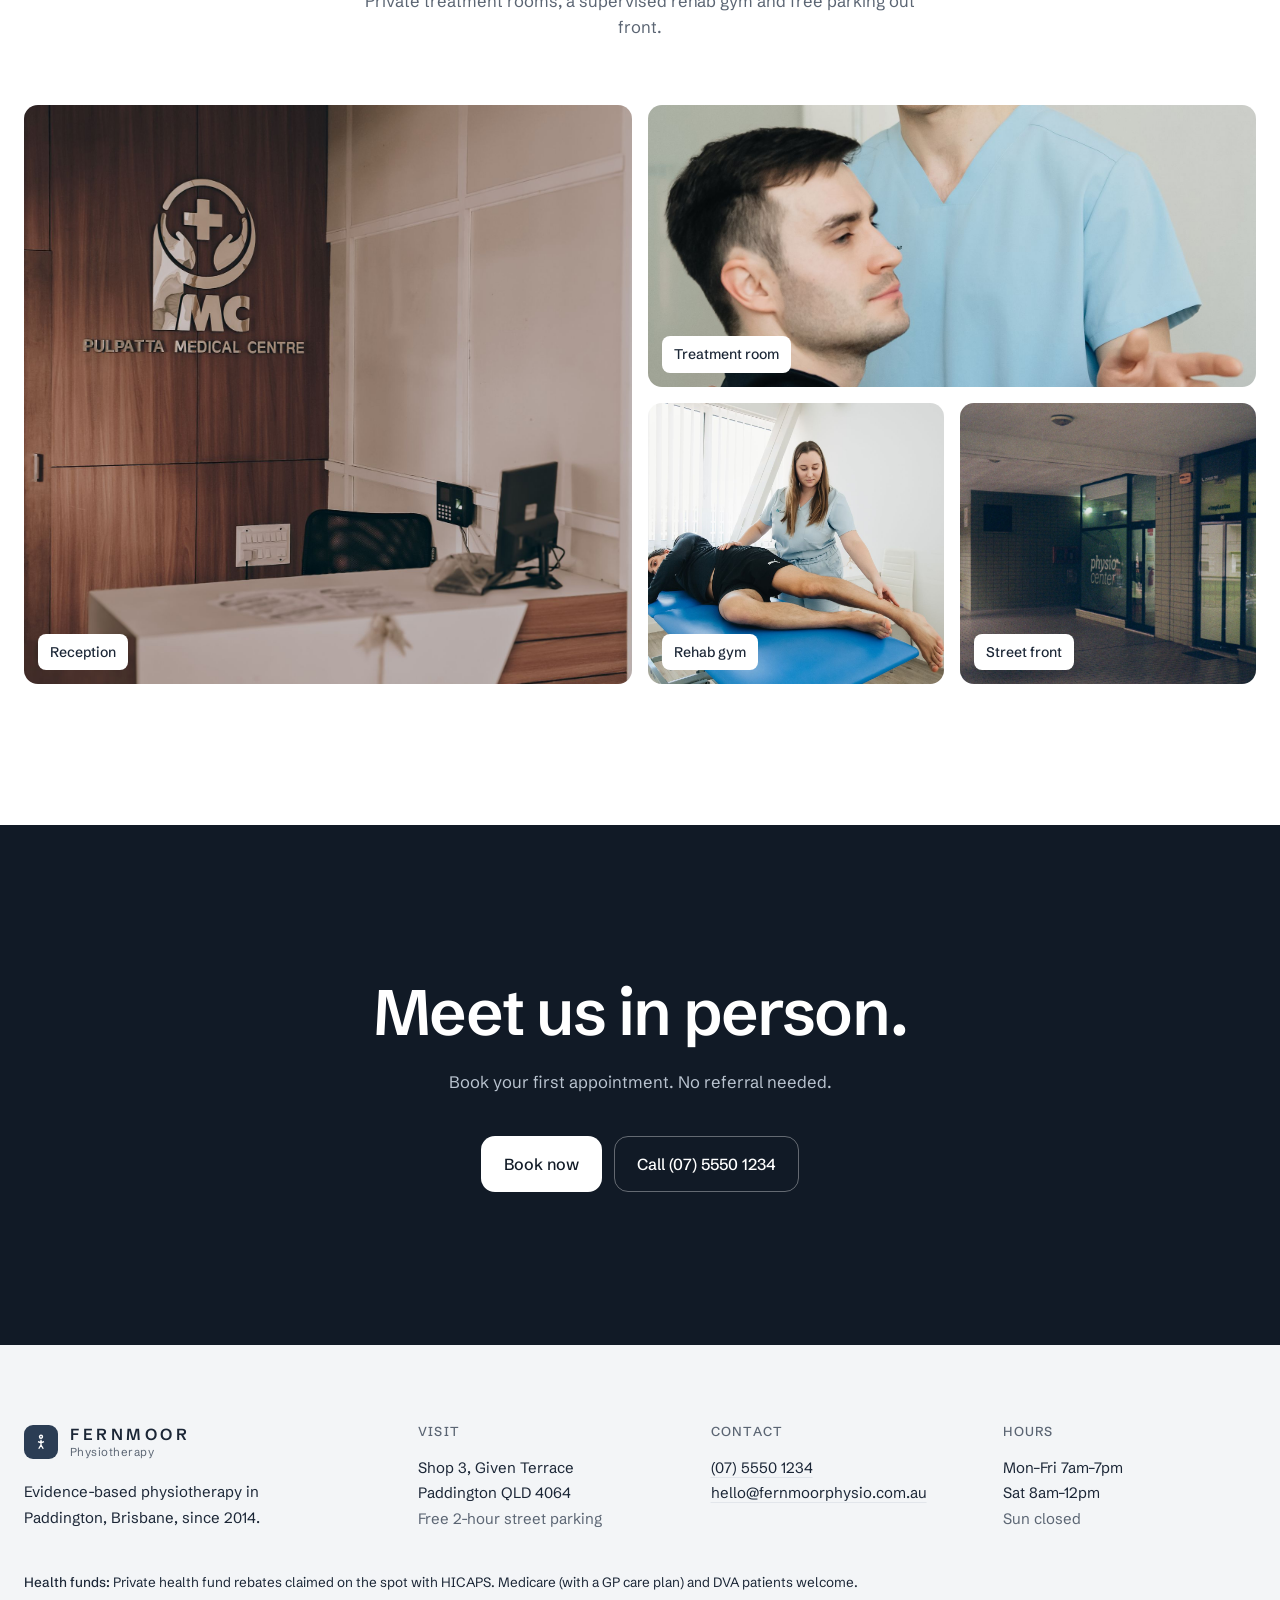
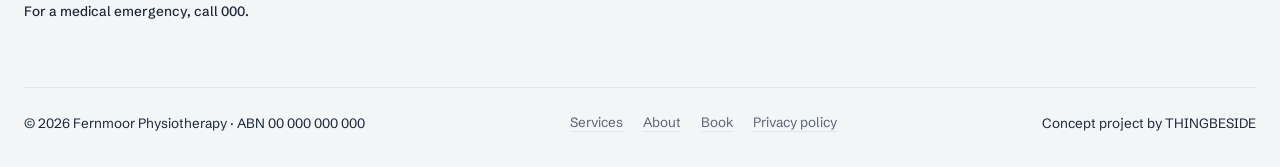
<file: about.html>
<!doctype html>
<html lang="en-AU">
<head>
  <meta charset="utf-8">
  <meta name="viewport" content="width=device-width, initial-scale=1">
  <title>About Our Physios | Fernmoor Physiotherapy, Paddington</title>
  <meta name="description" content="Meet the Fernmoor team: three APA-member, Ahpra-registered physiotherapists in Paddington, Brisbane. A small clinic, open since 2014.">
  <link rel="icon" href="assets/favicon.svg" type="image/svg+xml">
  <link rel="preconnect" href="https://fonts.googleapis.com">
  <link rel="preconnect" href="https://fonts.gstatic.com" crossorigin>
  <link href="https://fonts.googleapis.com/css2?family=Schibsted+Grotesk:wght@400;500;600&display=swap" rel="stylesheet">
  <link rel="stylesheet" href="assets/styles.css">
  <script>document.documentElement.classList.add("js")</script>
</head>
<body>
  <a class="skip" href="#main">Skip to content</a>

  <header class="header">
    <div class="wrap header__in">
      <a class="logo" href="index.html" aria-label="Fernmoor Physiotherapy home">
        <span class="logo__mark"><svg viewBox="0 0 24 24" fill="none" stroke="currentColor" stroke-width="1.8" stroke-linejoin="round" aria-hidden="true"><circle cx="12" cy="5" r="2"/><path d="M12 9v7M8 11.5l4 1.5 4-1.5M12 16l-3 5M12 16l3 5"/></svg></span>
        <span class="logo__text"><span class="logo__name">FERNMOOR</span><span class="logo__sub">Physiotherapy</span></span>
      </a>
      <nav class="nav" aria-label="Main">
        <a href="services.html">Services</a>
        <a href="about.html" aria-current="page">About</a>
        <a href="book.html">Book</a>
      </nav>
      <div class="header__right">
        <a class="header__phone" href="tel:+61755501234"><svg viewBox="0 0 24 24" fill="none" stroke="currentColor" stroke-width="1.6" stroke-linecap="round" stroke-linejoin="round" aria-hidden="true"><path d="M5 4h4l2 5-2.5 1.5a11 11 0 0 0 5 5L15 13l5 2v4a2 2 0 0 1-2 2A16 16 0 0 1 3 6a2 2 0 0 1 2-2"/></svg>(07) 5550 1234</a>
        <a class="btn btn--dark btn--sm" href="book.html">Book now</a>
        <button class="menu-btn" type="button" aria-expanded="false" aria-controls="mnav"><span></span><span class="sr-only">Menu</span></button>
      </div>
    </div>
    <nav class="mnav" id="mnav" aria-label="Mobile">
      <a href="services.html">Services <span aria-hidden="true">→</span></a>
      <a href="about.html">About <span aria-hidden="true">→</span></a>
      <a href="book.html">Book <span aria-hidden="true">→</span></a>
    </nav>
  </header>

  <main id="main">

    <section class="hero hero--page">
      <div class="wrap hero__grid">
        <div class="hero__in">
          <p class="pill" data-reveal>Open since 2014 · Paddington, Brisbane</p>
          <h1 data-blur>Small clinic. Serious care.</h1>
          <p class="lede" data-blur data-delay="200">Fernmoor opened in 2014 with one idea: every patient deserves time, a clear explanation and a plan that works.</p>
        </div>
        <div class="media hero__media" data-reveal style="--d:300ms">
          <img src="assets/photos/29807423.jpg" alt="Two physiotherapists treating patients in a modern clinic">
        </div>
      </div>
    </section>

    <!-- Our approach -->
    <section class="section" id="approach">
      <div class="wrap">
        <div class="head">
          <p class="eyebrow" data-reveal>Our approach</p>
          <h2 class="h2" data-reveal>How every visit works here.</h2>
        </div>
        <div class="cols3" data-stagger>
          <div class="col"><p class="col__num">01</p><h3>Listen first.</h3><p>Your first session starts with your story, not a checklist.</p></div>
          <div class="col"><p class="col__num">02</p><h3>Explain clearly.</h3><p>You'll leave knowing what's wrong and why.</p></div>
          <div class="col"><p class="col__num">03</p><h3>Build independence.</h3><p>Our goal is fewer visits, not more.</p></div>
        </div>
      </div>
    </section>

    <!-- Stats -->
    <section class="section section--tight" aria-label="Clinic at a glance">
      <div class="wrap">
        <div class="stats" data-stagger>
          <div class="stat"><div class="stat__num"><span data-count="8000">8,000</span><small>+</small></div><p class="stat__label">Patients seen</p></div>
          <div class="stat"><div class="stat__num"><span data-count="12">12</span><small>yrs</small></div><p class="stat__label">In practice, since 2014</p></div>
          <div class="stat"><div class="stat__num"><span data-count="100">100</span><small>%</small></div><p class="stat__label">Physios Ahpra-registered</p></div>
          <div class="stat"><div class="stat__num"><span data-count="3">3</span><small>days</small></div><p class="stat__label">Typical wait for a first visit</p></div>
        </div>
        <p class="footnote">Sample figures for this concept. Stats describe the clinic, never treatment results.</p>
      </div>
    </section>

    <!-- Team -->
    <section class="section section--tight" id="team">
      <div class="wrap">
        <div class="head">
          <p class="eyebrow" data-reveal>The team</p>
          <h2 class="h2" data-reveal>The people you'll see.</h2>
          <p class="sub" data-reveal>Three physiotherapists and a front desk team who know your name.</p>
        </div>
        <div class="team" data-stagger>
          <article class="card zoom">
            <div class="media"><img src="assets/photos/20860584.jpg" alt="Placeholder for Emma Clarke's team photo"></div>
            <div class="card__body">
              <h3>Emma Clarke</h3>
              <p class="card__role">Principal Physiotherapist</p>
              <span class="tag">Sports &amp; running injuries</span>
              <p class="card__bio">12 years in practice, former club physio for a local rugby team. Runs most weekends at New Farm.</p>
            </div>
            <div class="card__foot"><strong>APA member · AHPRA registered</strong><span>Reg. no. PHY0001234567 (placeholder)</span></div>
          </article>
          <article class="card zoom">
            <div class="media"><img src="assets/photos/20860618.jpg" alt="Placeholder for James Nguyen's team photo"></div>
            <div class="card__body">
              <h3>James Nguyen</h3>
              <p class="card__role">Physiotherapist</p>
              <span class="tag">Post-surgery rehab</span>
              <p class="card__bio">Specialises in knee and shoulder rehab, works closely with Brisbane orthopaedic surgeons.</p>
            </div>
            <div class="card__foot"><strong>APA member · AHPRA registered</strong><span>Reg. no. PHY0001234568 (placeholder)</span></div>
          </article>
          <article class="card zoom">
            <div class="media"><img src="assets/photos/20860588.jpg" alt="Placeholder for Priya Shah's team photo"></div>
            <div class="card__body">
              <h3>Priya Shah</h3>
              <p class="card__role">Physiotherapist</p>
              <span class="tag">Back, neck &amp; headaches</span>
              <p class="card__bio">Loves helping desk workers fix long-standing pain with simple daily changes.</p>
            </div>
            <div class="card__foot"><strong>APA member · AHPRA registered</strong><span>Reg. no. PHY0001234569 (placeholder)</span></div>
          </article>
        </div>
      </div>
    </section>

    <!-- The clinic -->
    <section class="section section--tight" id="clinic">
      <div class="wrap">
        <div class="head">
          <p class="eyebrow" data-reveal>The clinic</p>
          <h2 class="h2" data-reveal>A calm space on Given Terrace.</h2>
          <p class="sub" data-reveal>Private treatment rooms, a supervised rehab gym and free parking out front.</p>
        </div>
        <div class="gallery" data-stagger>
          <figure class="shot shot--big zoom"><div class="media"><img src="assets/photos/33812025.jpg" alt="Bright clinic reception area with wood panel accents"></div><figcaption>Reception</figcaption></figure>
          <figure class="shot shot--wide zoom"><div class="media"><img src="assets/photos/20860585.jpg" alt="Physiotherapist assisting a patient in a treatment room"></div><figcaption>Treatment room</figcaption></figure>
          <figure class="shot zoom"><div class="media"><img src="assets/photos/20860610.jpg" alt="Physiotherapist assisting a patient in a rehabilitation session"></div><figcaption>Rehab gym</figcaption></figure>
          <figure class="shot zoom"><div class="media"><img src="assets/photos/16521141.jpg" alt="Physiotherapy clinic entrance"></div><figcaption>Street front</figcaption></figure>
        </div>
      </div>
    </section>

    <section class="band--ink cta-band">
      <div class="wrap">
        <h2 class="h2" data-reveal>Meet us in person.</h2>
        <p class="sub" data-reveal>Book your first appointment. No referral needed.</p>
        <div class="actions" data-reveal>
          <a class="btn btn--light" href="book.html">Book now</a>
          <a class="btn btn--outline-light" href="tel:+61755501234" data-no-arrow>Call (07) 5550 1234</a>
        </div>
      </div>
    </section>
  </main>

  <footer class="footer">
    <div class="wrap">
      <div class="footer__grid">
        <div>
          <a class="logo" href="index.html" aria-label="Fernmoor Physiotherapy home">
            <span class="logo__mark"><svg viewBox="0 0 24 24" fill="none" stroke="currentColor" stroke-width="1.8" stroke-linejoin="round" aria-hidden="true"><circle cx="12" cy="5" r="2"/><path d="M12 9v7M8 11.5l4 1.5 4-1.5M12 16l-3 5M12 16l3 5"/></svg></span>
            <span class="logo__text"><span class="logo__name">FERNMOOR</span><span class="logo__sub">Physiotherapy</span></span>
          </a>
          <p class="footer__blurb">Evidence-based physiotherapy in Paddington, Brisbane, since 2014.</p>
        </div>
        <div>
          <h4>Visit</h4>
          <p>Shop 3, Given Terrace<br>Paddington QLD 4064</p>
          <p class="muted">Free 2-hour street parking</p>
        </div>
        <div>
          <h4>Contact</h4>
          <ul>
            <li><a class="text-link" href="tel:+61755501234">(07) 5550 1234</a></li>
            <li><a class="text-link" href="mailto:hello@fernmoorphysio.com.au">hello@fernmoorphysio.com.au</a></li>
          </ul>
        </div>
        <div>
          <h4>Hours</h4>
          <ul>
            <li>Mon–Fri 7am–7pm</li>
            <li>Sat 8am–12pm</li>
            <li class="muted">Sun closed</li>
          </ul>
        </div>
      </div>
      <div class="footer__notes">
        <p><strong>Health funds:</strong> Private health fund rebates claimed on the spot with HICAPS. Medicare (with a GP care plan) and DVA patients welcome.</p>
        <p><strong>For a medical emergency, call 000.</strong></p>
      </div>
      <div class="footer__bottom">
        <p>© <span data-year>2026</span> Fernmoor Physiotherapy · ABN 00 000 000 000</p>
        <nav aria-label="Footer">
          <a class="text-link" href="services.html">Services</a>
          <a class="text-link" href="about.html">About</a>
          <a class="text-link" href="book.html">Book</a>
          <a class="text-link" href="privacy.html">Privacy policy</a>
        </nav>
        <p>Concept project by THINGBESIDE</p>
      </div>
    </div>
  </footer>

  <div class="mbar" role="navigation" aria-label="Quick actions">
    <a class="btn btn--ghost" href="tel:+61755501234" data-no-arrow>Call</a>
    <a class="btn btn--primary" href="book.html">Book</a>
  </div>

  <script src="assets/main.js"></script>
</body>
</html>
</file>
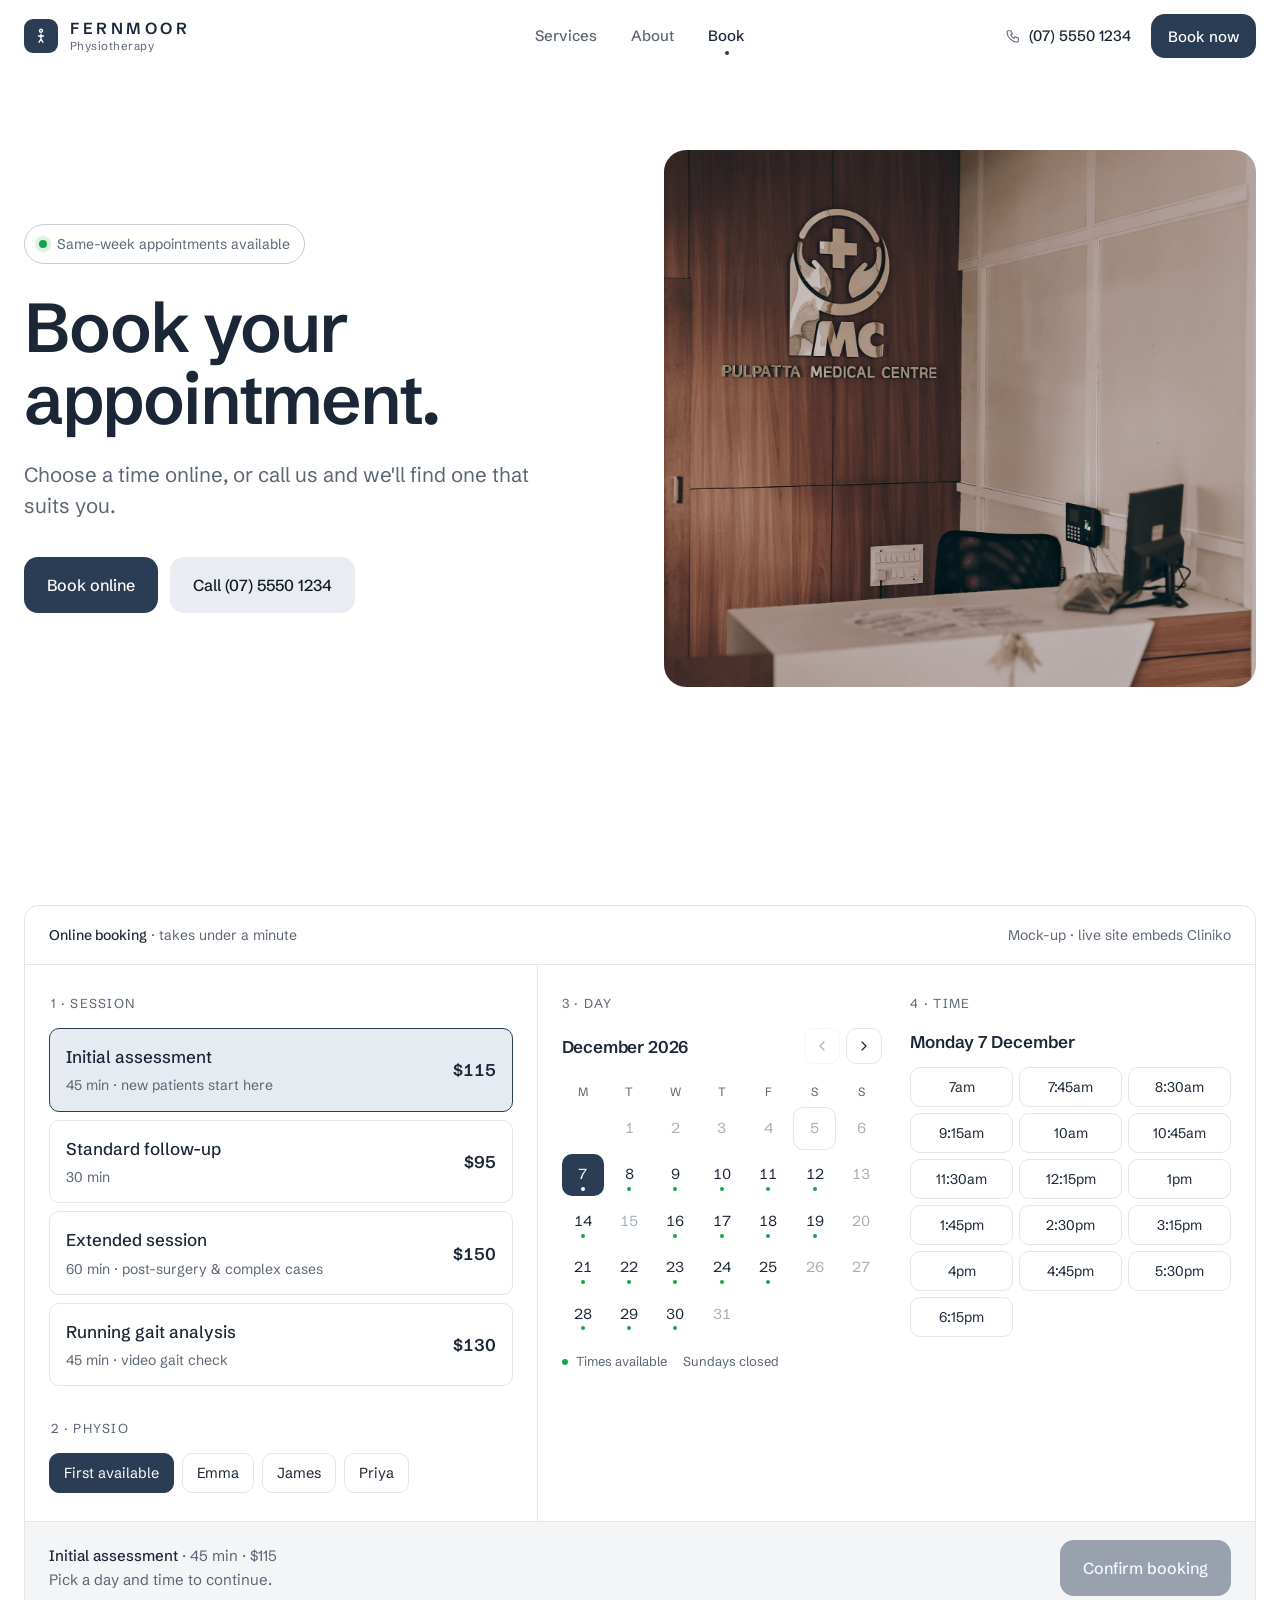
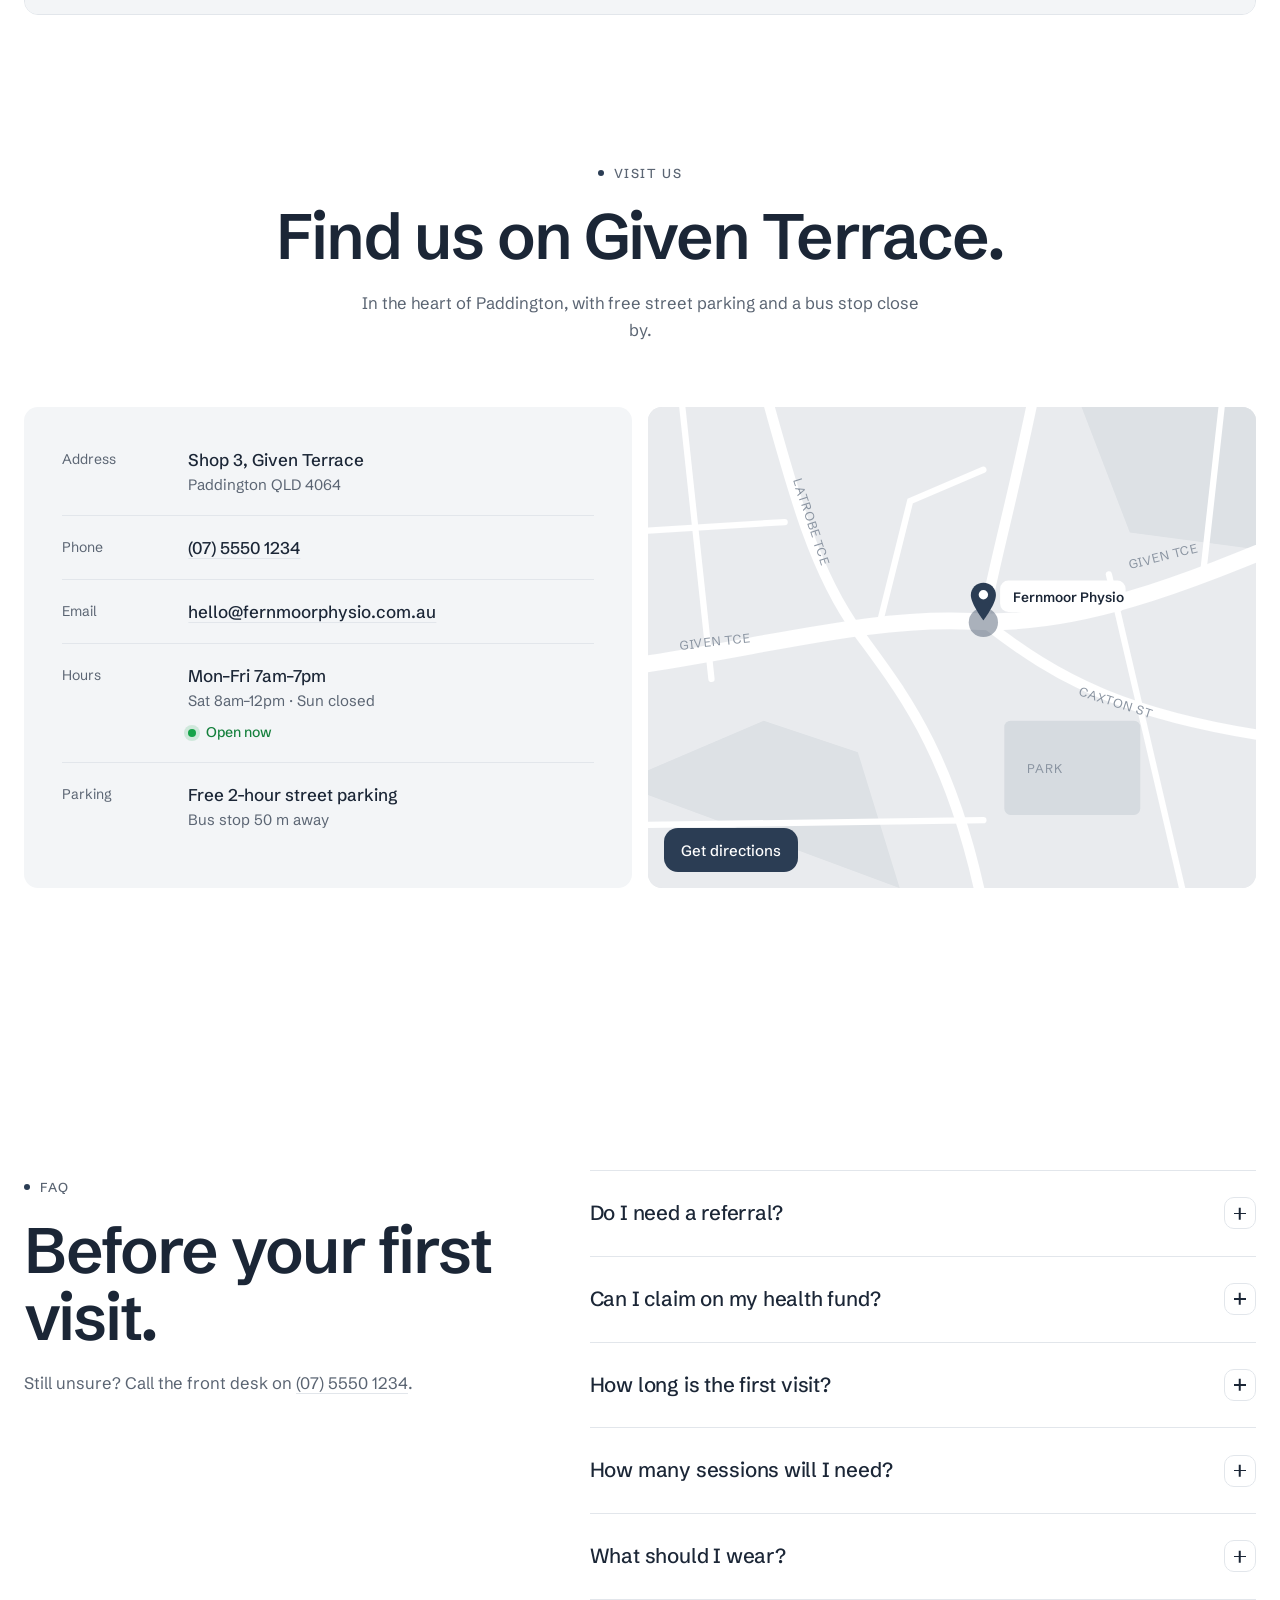
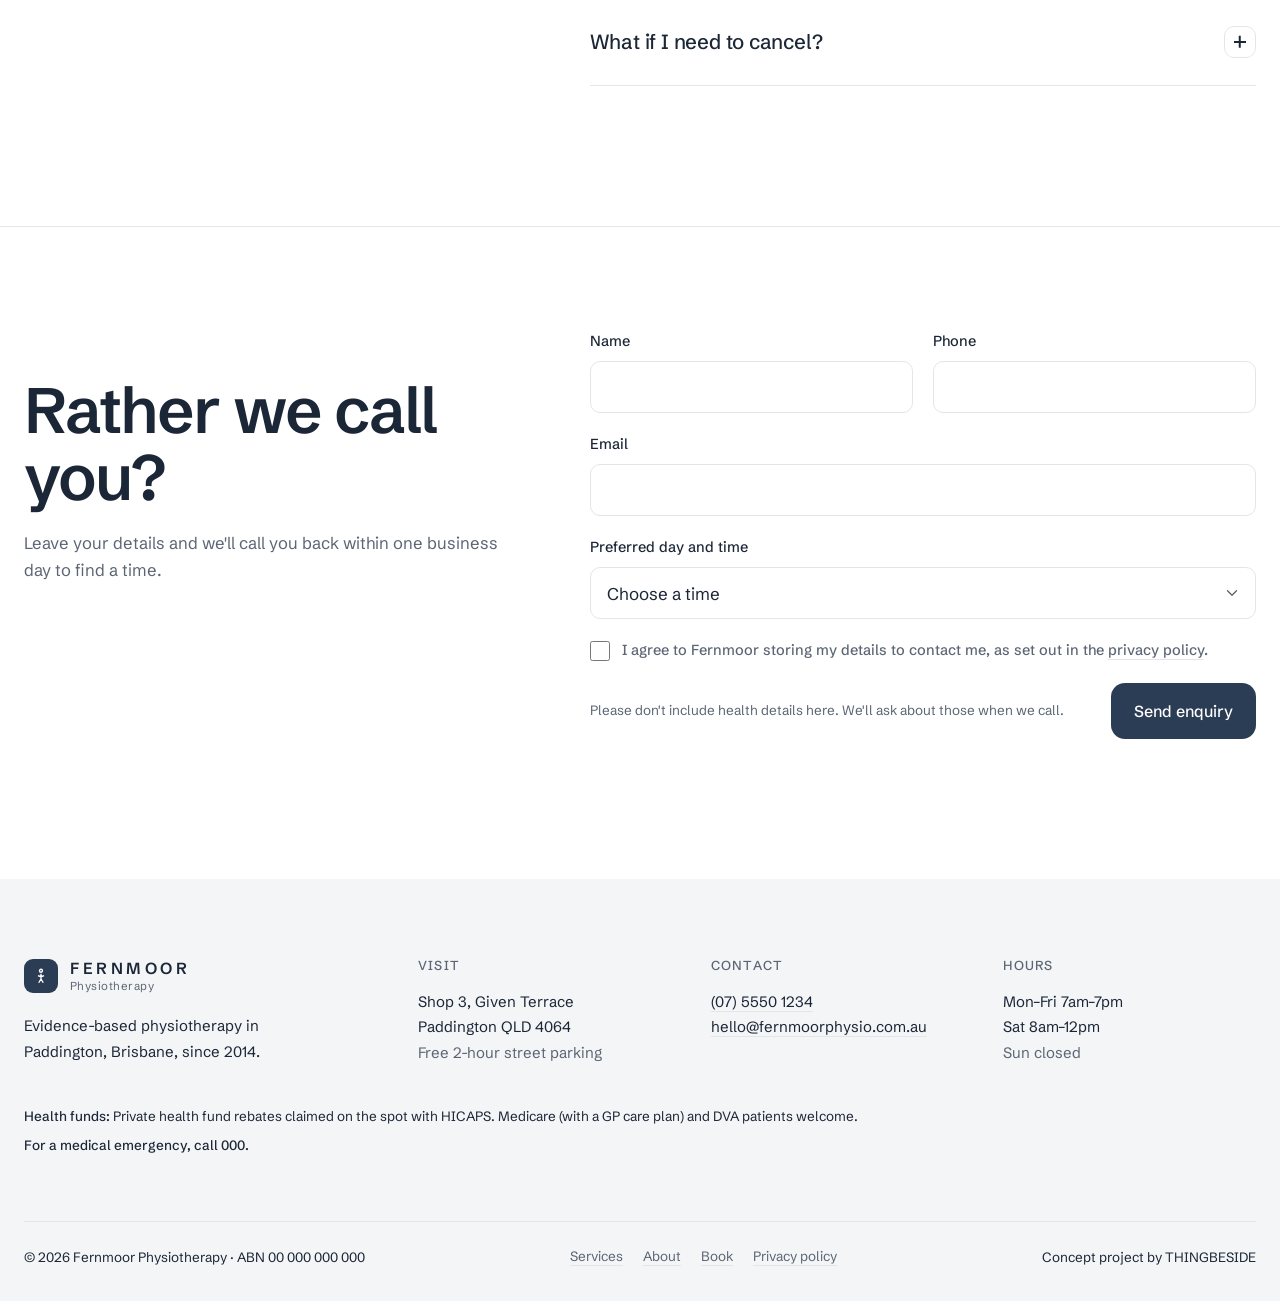
<file: book.html>
<!doctype html>
<html lang="en-AU">
<head>
  <meta charset="utf-8">
  <meta name="viewport" content="width=device-width, initial-scale=1">
  <title>Book a Physio Appointment | Fernmoor Physiotherapy, Paddington</title>
  <meta name="description" content="Book a physiotherapy appointment online in Paddington, Brisbane, or call (07) 5550 1234. Same-week appointments, no referral needed, open Mon–Sat.">
  <link rel="icon" href="assets/favicon.svg" type="image/svg+xml">
  <link rel="preconnect" href="https://fonts.googleapis.com">
  <link rel="preconnect" href="https://fonts.gstatic.com" crossorigin>
  <link href="https://fonts.googleapis.com/css2?family=Schibsted+Grotesk:wght@400;500;600&display=swap" rel="stylesheet">
  <link rel="stylesheet" href="assets/styles.css">
  <script>document.documentElement.classList.add("js")</script>
</head>
<body>
  <a class="skip" href="#main">Skip to content</a>

  <header class="header">
    <div class="wrap header__in">
      <a class="logo" href="index.html" aria-label="Fernmoor Physiotherapy home">
        <span class="logo__mark"><svg viewBox="0 0 24 24" fill="none" stroke="currentColor" stroke-width="1.8" stroke-linejoin="round" aria-hidden="true"><circle cx="12" cy="5" r="2"/><path d="M12 9v7M8 11.5l4 1.5 4-1.5M12 16l-3 5M12 16l3 5"/></svg></span>
        <span class="logo__text"><span class="logo__name">FERNMOOR</span><span class="logo__sub">Physiotherapy</span></span>
      </a>
      <nav class="nav" aria-label="Main">
        <a href="services.html">Services</a>
        <a href="about.html">About</a>
        <a href="book.html" aria-current="page">Book</a>
      </nav>
      <div class="header__right">
        <a class="header__phone" href="tel:+61755501234"><svg viewBox="0 0 24 24" fill="none" stroke="currentColor" stroke-width="1.6" stroke-linecap="round" stroke-linejoin="round" aria-hidden="true"><path d="M5 4h4l2 5-2.5 1.5a11 11 0 0 0 5 5L15 13l5 2v4a2 2 0 0 1-2 2A16 16 0 0 1 3 6a2 2 0 0 1 2-2"/></svg>(07) 5550 1234</a>
        <a class="btn btn--dark btn--sm" href="#booking">Book now</a>
        <button class="menu-btn" type="button" aria-expanded="false" aria-controls="mnav"><span></span><span class="sr-only">Menu</span></button>
      </div>
    </div>
    <nav class="mnav" id="mnav" aria-label="Mobile">
      <a href="services.html">Services <span aria-hidden="true">→</span></a>
      <a href="about.html">About <span aria-hidden="true">→</span></a>
      <a href="book.html">Book <span aria-hidden="true">→</span></a>
    </nav>
  </header>

  <main id="main">

    <section class="hero hero--page">
      <div class="wrap hero__grid">
        <div class="hero__in">
          <p class="pill" data-reveal><span class="dot dot--ok"></span>Same-week appointments available</p>
          <h1 data-blur>Book your appointment.</h1>
          <p class="lede" data-blur data-delay="200">Choose a time online, or call us and we'll find one that suits you.</p>
          <div class="actions" data-reveal style="--d:400ms">
            <a class="btn btn--primary" href="#booking">Book online</a>
            <a class="btn btn--ghost" href="tel:+61755501234" data-no-arrow>Call (07) 5550 1234</a>
          </div>
        </div>
        <div class="media hero__media" data-reveal style="--d:300ms">
          <img src="assets/photos/33812025.jpg" alt="Bright clinic reception area with wood panel accents">
        </div>
      </div>
    </section>

    <!-- Booking widget (Cliniko mock-up) -->
    <section class="section" style="padding-top:clamp(56px,7vw,96px)" id="booking" aria-label="Book online">
      <div class="wrap">
        <div class="booker" id="booker" data-reveal>
          <div class="booker__top">
            <span><strong>Online booking</strong> · takes under a minute</span>
            <span>Mock-up · live site embeds Cliniko</span>
          </div>

          <div class="booker__grid">
            <div class="booker__opts">
              <fieldset style="border:0;margin:0;padding:0">
                <legend class="step-label">1 · Session</legend>
                <span class="for-chip" hidden></span>
                <div class="opt-list">
                  <label class="opt"><input type="radio" name="session" value="initial" data-name="Initial assessment" data-len="45" data-price="115" checked><span class="opt__name">Initial assessment</span><span class="opt__price">$115</span><span class="opt__meta">45 min · new patients start here</span></label>
                  <label class="opt"><input type="radio" name="session" value="followup" data-name="Standard follow-up" data-len="30" data-price="95"><span class="opt__name">Standard follow-up</span><span class="opt__price">$95</span><span class="opt__meta">30 min</span></label>
                  <label class="opt"><input type="radio" name="session" value="extended" data-name="Extended session" data-len="60" data-price="150"><span class="opt__name">Extended session</span><span class="opt__price">$150</span><span class="opt__meta">60 min · post-surgery &amp; complex cases</span></label>
                  <label class="opt"><input type="radio" name="session" value="gait" data-name="Running gait analysis" data-len="45" data-price="130"><span class="opt__name">Running gait analysis</span><span class="opt__price">$130</span><span class="opt__meta">45 min · video gait check</span></label>
                </div>
              </fieldset>
              <fieldset style="border:0;margin:0;padding:0">
                <legend class="step-label">2 · Physio</legend>
                <div class="seg">
                  <label><input type="radio" name="physio" value="Any" checked><span>First available</span></label>
                  <label><input type="radio" name="physio" value="Emma Clarke"><span>Emma</span></label>
                  <label><input type="radio" name="physio" value="James Nguyen"><span>James</span></label>
                  <label><input type="radio" name="physio" value="Priya Shah"><span>Priya</span></label>
                </div>
              </fieldset>
            </div>

            <div class="booker__when">
              <div>
                <p class="step-label">3 · Day</p>
                <div class="cal__head">
                  <span class="cal__month" aria-live="polite"></span>
                  <div class="cal__nav">
                    <button class="icon-btn" type="button" data-cal-prev aria-label="Previous month"><svg viewBox="0 0 24 24" fill="none" stroke="currentColor" stroke-width="1.8" stroke-linecap="round" stroke-linejoin="round"><path d="M15 6l-6 6 6 6"/></svg></button>
                    <button class="icon-btn" type="button" data-cal-next aria-label="Next month"><svg viewBox="0 0 24 24" fill="none" stroke="currentColor" stroke-width="1.8" stroke-linecap="round" stroke-linejoin="round"><path d="M9 6l6 6-6 6"/></svg></button>
                  </div>
                </div>
                <div class="cal__dow" aria-hidden="true"><span>M</span><span>T</span><span>W</span><span>T</span><span>F</span><span>S</span><span>S</span></div>
                <div class="cal__days"></div>
                <div class="legend"><span><span class="dot dot--ok"></span>Times available</span><span>Sundays closed</span></div>
              </div>
              <div>
                <p class="step-label">4 · Time</p>
                <p class="slots__day" aria-live="polite"></p>
                <div class="slots"></div>
              </div>
            </div>
          </div>

          <div class="booker__bar">
            <p class="booker__summary" aria-live="polite"></p>
            <button class="btn btn--primary" type="button" data-confirm disabled>Confirm booking</button>
          </div>

          <div class="booker__done" role="status">
            <div class="success-icon"><svg viewBox="0 0 24 24" fill="none" stroke="currentColor" stroke-width="2" stroke-linecap="round" stroke-linejoin="round" aria-hidden="true"><path d="M5 12.5l4.5 4.5L19 7.5"/></svg></div>
            <h3>You're booked in.</h3>
            <p data-done-text></p>
            <p>In the live site, Cliniko sends a confirmation by SMS and email. Free parking out front.</p>
            <div class="actions">
              <button class="btn btn--ghost" type="button" data-reset data-no-arrow>Book another time</button>
            </div>
          </div>
        </div>
      </div>
    </section>

    <!-- Contact details + map -->
    <section class="section section--tight" id="contact">
      <div class="wrap">
        <div class="head">
          <p class="eyebrow" data-reveal>Visit us</p>
          <h2 class="h2" data-reveal>Find us on Given Terrace.</h2>
          <p class="sub" data-reveal>In the heart of Paddington, with free street parking and a bus stop close by.</p>
        </div>
        <div class="contact" data-stagger>
          <div class="info">
            <dl>
              <div class="info__row"><dt>Address</dt><dd>Shop 3, Given Terrace<span>Paddington QLD 4064</span></dd></div>
              <div class="info__row"><dt>Phone</dt><dd><a class="text-link" href="tel:+61755501234">(07) 5550 1234</a></dd></div>
              <div class="info__row"><dt>Email</dt><dd><a class="text-link" href="mailto:hello@fernmoorphysio.com.au">hello@fernmoorphysio.com.au</a></dd></div>
              <div class="info__row"><dt>Hours</dt><dd>Mon–Fri 7am–7pm<span>Sat 8am–12pm · Sun closed</span><span class="status" data-open-status></span></dd></div>
              <div class="info__row"><dt>Parking</dt><dd>Free 2-hour street parking<span>Bus stop 50 m away</span></dd></div>
            </dl>
          </div>
          <div class="map">
            <svg viewBox="0 0 600 460" preserveAspectRatio="xMidYMid slice" role="img" aria-label="Map showing Fernmoor Physiotherapy on Given Terrace, Paddington">
              <rect width="600" height="460" fill="#e9ebee"/>
              <path d="M-20 360 L120 300 L210 330 L250 460 Z" fill="#dde1e5"/>
              <path d="M420 -10 L620 -10 L620 140 L470 120 Z" fill="#dde1e5"/>
              <rect x="350" y="300" width="130" height="90" rx="6" fill="#d6dbe0"/>
              <g fill="none" stroke="#ffffff" stroke-linecap="round">
                <path d="M-20 250 C 120 230, 220 200, 320 205 S 520 170, 640 120" stroke-width="16"/>
                <path d="M120 -20 C 150 90, 170 160, 210 215 S 300 330, 330 480" stroke-width="10"/>
                <path d="M380 -20 C 360 80, 340 150, 330 205" stroke-width="10"/>
                <path d="M330 205 C 400 260, 470 300, 640 320" stroke-width="10"/>
                <path d="M-20 120 L 140 110" stroke-width="6"/>
                <path d="M40 -20 L 70 260" stroke-width="6"/>
                <path d="M230 210 L 260 90 L 330 60" stroke-width="6"/>
                <path d="M450 160 L 520 460" stroke-width="6"/>
                <path d="M-20 400 L 330 395" stroke-width="6"/>
                <path d="M560 -20 L 540 160" stroke-width="6"/>
              </g>
              <g font-family="Schibsted Grotesk, sans-serif" font-size="12" fill="#8a94a1" letter-spacing="0.06em">
                <text x="40" y="232" transform="rotate(-6 40 232)">GIVEN TCE</text>
                <text x="470" y="155" transform="rotate(-14 470 155)">GIVEN TCE</text>
                <text x="148" y="70" transform="rotate(72 148 70)">LATROBE TCE</text>
                <text x="420" y="275" transform="rotate(18 420 275)">CAXTON ST</text>
                <text x="372" y="350">PARK</text>
              </g>
              <g transform="translate(318 168)">
                <circle class="pin-pulse" cx="12" cy="38" r="14" fill="#2b3d54" opacity="0.4"/>
                <path d="M12 0C5.4 0 0 5.2 0 11.7 0 20.4 12 36 12 36s12-15.6 12-24.3C24 5.2 18.6 0 12 0z" fill="#2b3d54"/>
                <circle cx="12" cy="11.5" r="4.5" fill="#fff"/>
              </g>
              <g transform="translate(346 166)">
                <rect width="120" height="30" rx="8" fill="#fff"/>
                <text x="12" y="20" font-family="Schibsted Grotesk, sans-serif" font-size="13" font-weight="600" fill="#1b2636">Fernmoor Physio</text>
              </g>
            </svg>
            <a class="btn btn--primary btn--sm map__link" href="https://www.google.com/maps/search/?api=1&amp;query=Given+Terrace+Paddington+QLD+4064" target="_blank" rel="noopener">Get directions</a>
          </div>
        </div>
      </div>
    </section>

    <!-- FAQ -->
    <section class="section" id="faq">
      <div class="wrap split">
        <div class="sticky">
          <p class="eyebrow" data-reveal>FAQ</p>
          <h2 class="h2" data-reveal>Before your first visit.</h2>
          <p class="sub" data-reveal>Still unsure? Call the front desk on <a class="text-link" href="tel:+61755501234">(07) 5550 1234</a>.</p>
        </div>
        <div class="faq" data-stagger>
          <div class="faq__item">
            <button class="faq__q" type="button" aria-expanded="false" aria-controls="faq-1">Do I need a referral?<span class="plus" aria-hidden="true"></span></button>
            <div class="faq__a" id="faq-1"><div><p>No. You can book directly. You only need a GP referral to claim through Medicare with a care plan from your GP.</p></div></div>
          </div>
          <div class="faq__item">
            <button class="faq__q" type="button" aria-expanded="false" aria-controls="faq-2">Can I claim on my health fund?<span class="plus" aria-hidden="true"></span></button>
            <div class="faq__a" id="faq-2"><div><p>Yes. We claim on the spot with HICAPS, so you only pay the gap. Your rebate depends on your fund and level of extras cover.</p></div></div>
          </div>
          <div class="faq__item">
            <button class="faq__q" type="button" aria-expanded="false" aria-controls="faq-3">How long is the first visit?<span class="plus" aria-hidden="true"></span></button>
            <div class="faq__a" id="faq-3"><div><p>45 minutes. It covers your history, an assessment, treatment if it's suitable, and a plan for what comes next.</p></div></div>
          </div>
          <div class="faq__item">
            <button class="faq__q" type="button" aria-expanded="false" aria-controls="faq-4">How many sessions will I need?<span class="plus" aria-hidden="true"></span></button>
            <div class="faq__a" id="faq-4"><div><p>It depends on you and your goals. We'll give you an honest estimate after your first visit and review it as you go.</p></div></div>
          </div>
          <div class="faq__item">
            <button class="faq__q" type="button" aria-expanded="false" aria-controls="faq-5">What should I wear?<span class="plus" aria-hidden="true"></span></button>
            <div class="faq__a" id="faq-5"><div><p>Comfortable clothes that let us see and move the area that's bothering you. Shorts for knee or hip problems.</p></div></div>
          </div>
          <div class="faq__item">
            <button class="faq__q" type="button" aria-expanded="false" aria-controls="faq-6">What if I need to cancel?<span class="plus" aria-hidden="true"></span></button>
            <div class="faq__a" id="faq-6"><div><p>Please give us 24 hours' notice by phone or through the booking link, so we can offer the time to someone else.</p></div></div>
          </div>
        </div>
      </div>
    </section>

    <!-- Enquiry form -->
    <section class="section section--tight section--divided" id="enquiry-form">
      <div class="wrap split">
        <div>
          <p class="eyebrow" data-reveal>Call-back request</p>
          <h2 class="h2" data-reveal>Rather we call you?</h2>
          <p class="sub" data-reveal>Leave your details and we'll call you back within one business day to find a time.</p>
        </div>
        <div data-reveal>
          <form class="form" id="enquiry" action="https://formspree.io/f/mqppgley" method="POST" novalidate>
            <div class="field">
              <label for="f-name">Name</label>
              <input id="f-name" name="name" type="text" autocomplete="name" required aria-describedby="e-name">
              <span class="err" id="e-name">Please enter your name.</span>
            </div>
            <div class="field">
              <label for="f-phone">Phone</label>
              <input id="f-phone" name="phone" type="tel" autocomplete="tel" inputmode="tel" required aria-describedby="e-phone">
              <span class="err" id="e-phone">Please enter a phone number we can call.</span>
            </div>
            <div class="field field--full">
              <label for="f-email">Email</label>
              <input id="f-email" name="email" type="email" autocomplete="email" required aria-describedby="e-email">
              <span class="err" id="e-email">Please enter a valid email address.</span>
            </div>
            <div class="field field--full">
              <label for="f-pref">Preferred day and time</label>
              <select id="f-pref" name="preferred" required aria-describedby="e-pref">
                <option value="">Choose a time</option>
                <option>Weekday morning (7am–12pm)</option>
                <option>Weekday afternoon (12pm–4pm)</option>
                <option>Weekday evening (4pm–7pm)</option>
                <option>Saturday morning (8am–12pm)</option>
                <option>Any time</option>
              </select>
              <span class="err" id="e-pref">Please choose a preferred time.</span>
            </div>
            <div class="field field--full">
              <label class="check"><input type="checkbox" name="privacy" required aria-describedby="e-privacy"><span>I agree to Fernmoor storing my details to contact me, as set out in the <a class="text-link" href="privacy.html">privacy policy</a>.</span></label>
              <span class="err" id="e-privacy">Please tick the box so we can contact you.</span>
            </div>
            <div class="form__foot">
              <p class="form__hint">Please don't include health details here. We'll ask about those when we call.</p>
              <button class="btn btn--primary" type="submit">Send enquiry</button>
            </div>
          </form>
          <div class="form-success" role="status">
            <div class="success-icon"><svg viewBox="0 0 24 24" fill="none" stroke="currentColor" stroke-width="2" stroke-linecap="round" stroke-linejoin="round" aria-hidden="true"><path d="M5 12.5l4.5 4.5L19 7.5"/></svg></div>
            <h3>Enquiry sent.</h3>
            <p>Thanks, we'll call you back within one business day.</p>
          </div>
        </div>
      </div>
    </section>

  </main>

  <footer class="footer">
    <div class="wrap">
      <div class="footer__grid">
        <div>
          <a class="logo" href="index.html" aria-label="Fernmoor Physiotherapy home">
            <span class="logo__mark"><svg viewBox="0 0 24 24" fill="none" stroke="currentColor" stroke-width="1.8" stroke-linejoin="round" aria-hidden="true"><circle cx="12" cy="5" r="2"/><path d="M12 9v7M8 11.5l4 1.5 4-1.5M12 16l-3 5M12 16l3 5"/></svg></span>
            <span class="logo__text"><span class="logo__name">FERNMOOR</span><span class="logo__sub">Physiotherapy</span></span>
          </a>
          <p class="footer__blurb">Evidence-based physiotherapy in Paddington, Brisbane, since 2014.</p>
        </div>
        <div>
          <h4>Visit</h4>
          <p>Shop 3, Given Terrace<br>Paddington QLD 4064</p>
          <p class="muted">Free 2-hour street parking</p>
        </div>
        <div>
          <h4>Contact</h4>
          <ul>
            <li><a class="text-link" href="tel:+61755501234">(07) 5550 1234</a></li>
            <li><a class="text-link" href="mailto:hello@fernmoorphysio.com.au">hello@fernmoorphysio.com.au</a></li>
          </ul>
        </div>
        <div>
          <h4>Hours</h4>
          <ul>
            <li>Mon–Fri 7am–7pm</li>
            <li>Sat 8am–12pm</li>
            <li class="muted">Sun closed</li>
          </ul>
        </div>
      </div>
      <div class="footer__notes">
        <p><strong>Health funds:</strong> Private health fund rebates claimed on the spot with HICAPS. Medicare (with a GP care plan) and DVA patients welcome.</p>
        <p><strong>For a medical emergency, call 000.</strong></p>
      </div>
      <div class="footer__bottom">
        <p>© <span data-year>2026</span> Fernmoor Physiotherapy · ABN 00 000 000 000</p>
        <nav aria-label="Footer">
          <a class="text-link" href="services.html">Services</a>
          <a class="text-link" href="about.html">About</a>
          <a class="text-link" href="book.html">Book</a>
          <a class="text-link" href="privacy.html">Privacy policy</a>
        </nav>
        <p>Concept project by THINGBESIDE</p>
      </div>
    </div>
  </footer>

  <div class="mbar" role="navigation" aria-label="Quick actions">
    <a class="btn btn--ghost" href="tel:+61755501234" data-no-arrow>Call</a>
    <a class="btn btn--primary" href="#booking">Book</a>
  </div>

  <script src="assets/main.js"></script>
</body>
</html>
</file>
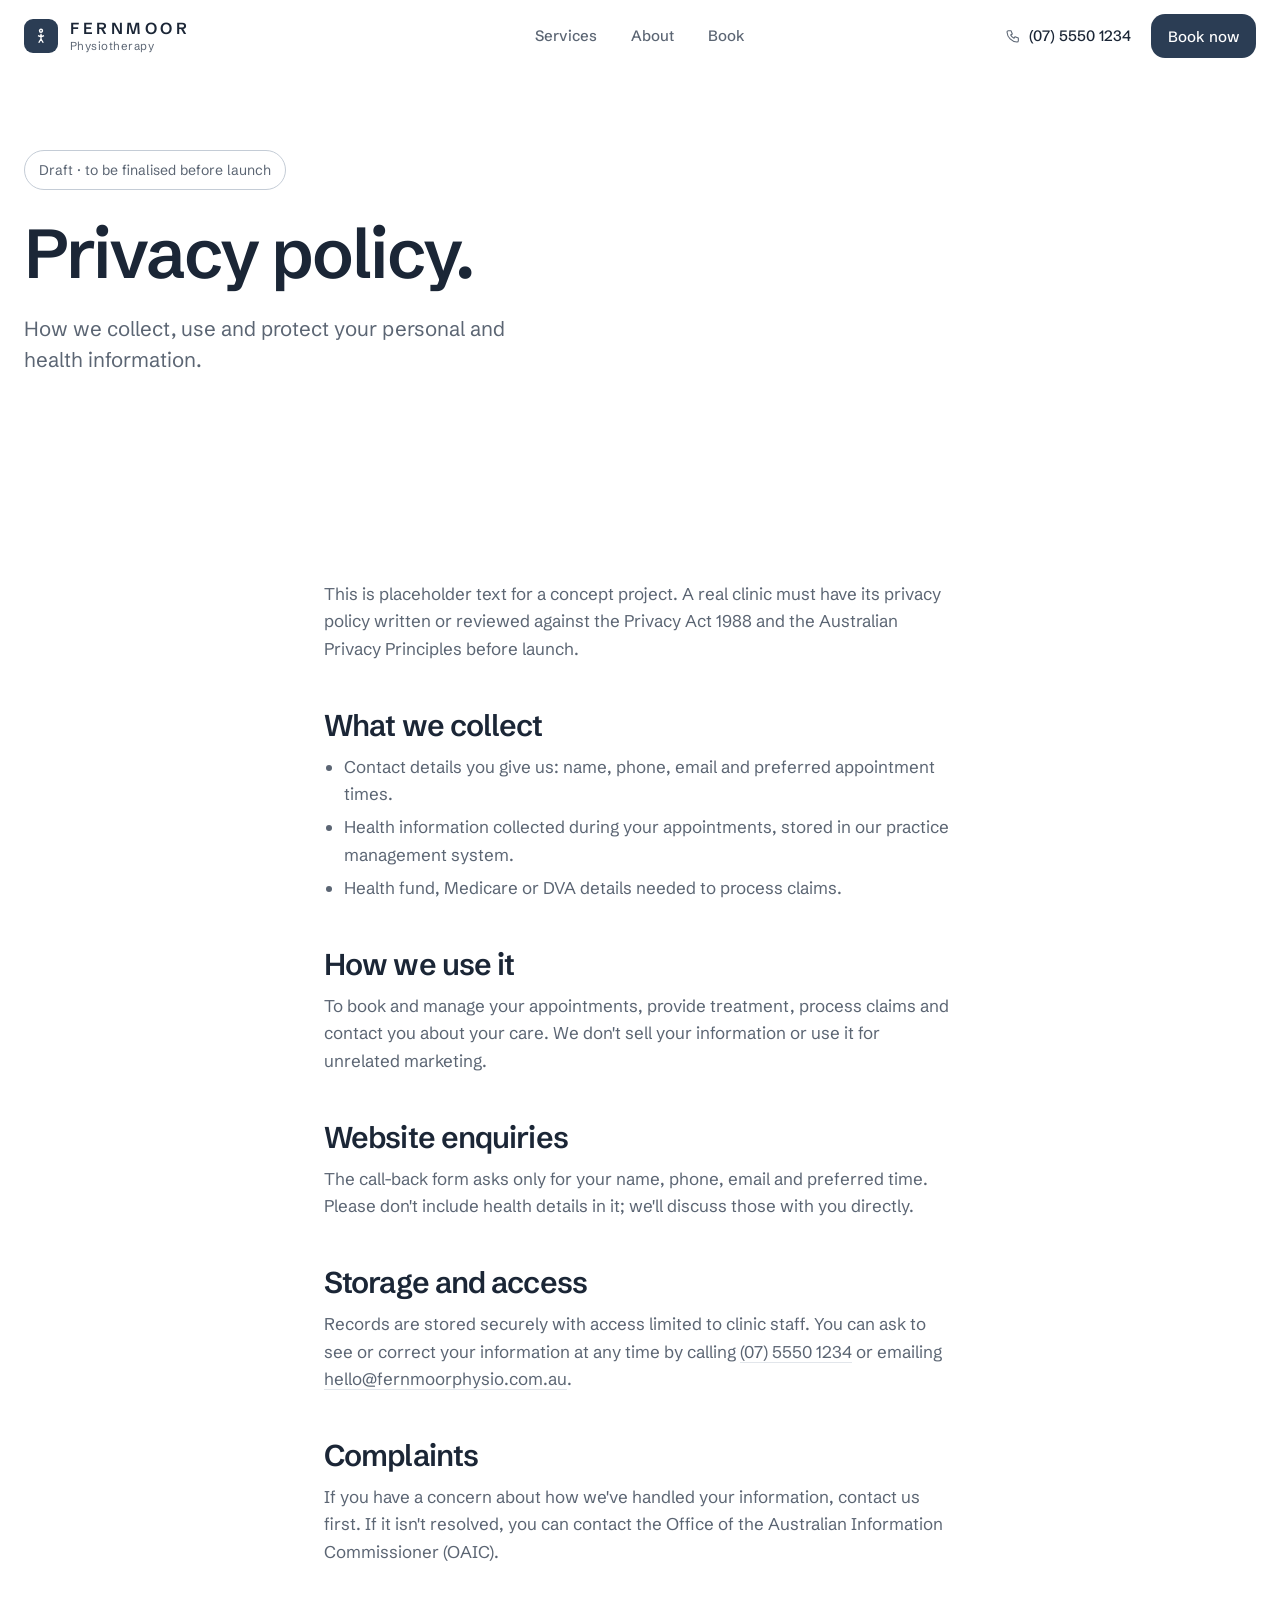
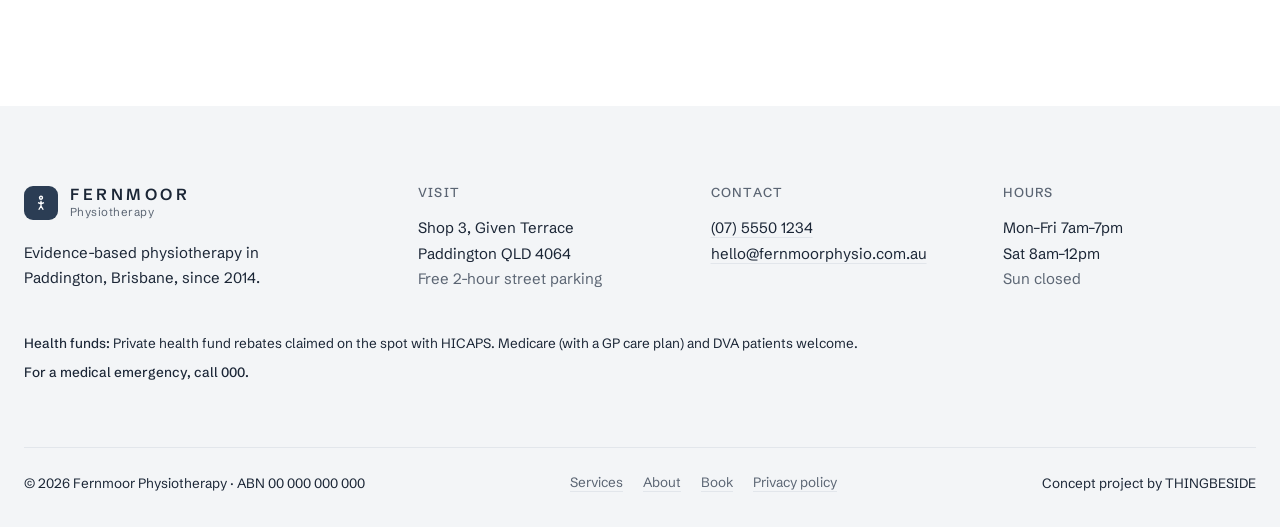
<file: privacy.html>
<!doctype html>
<html lang="en-AU">
<head>
  <meta charset="utf-8">
  <meta name="viewport" content="width=device-width, initial-scale=1">
  <title>Privacy Policy | Fernmoor Physiotherapy</title>
  <meta name="description" content="How Fernmoor Physiotherapy collects, uses and protects your personal and health information.">
  <meta name="robots" content="noindex">
  <link rel="icon" href="assets/favicon.svg" type="image/svg+xml">
  <link rel="preconnect" href="https://fonts.googleapis.com">
  <link rel="preconnect" href="https://fonts.gstatic.com" crossorigin>
  <link href="https://fonts.googleapis.com/css2?family=Schibsted+Grotesk:wght@400;500;600&display=swap" rel="stylesheet">
  <link rel="stylesheet" href="assets/styles.css">
  <script>document.documentElement.classList.add("js")</script>
</head>
<body>
  <a class="skip" href="#main">Skip to content</a>

  <header class="header">
    <div class="wrap header__in">
      <a class="logo" href="index.html" aria-label="Fernmoor Physiotherapy home">
        <span class="logo__mark"><svg viewBox="0 0 24 24" fill="none" stroke="currentColor" stroke-width="1.8" stroke-linejoin="round" aria-hidden="true"><circle cx="12" cy="5" r="2"/><path d="M12 9v7M8 11.5l4 1.5 4-1.5M12 16l-3 5M12 16l3 5"/></svg></span>
        <span class="logo__text"><span class="logo__name">FERNMOOR</span><span class="logo__sub">Physiotherapy</span></span>
      </a>
      <nav class="nav" aria-label="Main">
        <a href="services.html">Services</a>
        <a href="about.html">About</a>
        <a href="book.html">Book</a>
      </nav>
      <div class="header__right">
        <a class="header__phone" href="tel:+61755501234"><svg viewBox="0 0 24 24" fill="none" stroke="currentColor" stroke-width="1.6" stroke-linecap="round" stroke-linejoin="round" aria-hidden="true"><path d="M5 4h4l2 5-2.5 1.5a11 11 0 0 0 5 5L15 13l5 2v4a2 2 0 0 1-2 2A16 16 0 0 1 3 6a2 2 0 0 1 2-2"/></svg>(07) 5550 1234</a>
        <a class="btn btn--dark btn--sm" href="book.html">Book now</a>
        <button class="menu-btn" type="button" aria-expanded="false" aria-controls="mnav"><span></span><span class="sr-only">Menu</span></button>
      </div>
    </div>
    <nav class="mnav" id="mnav" aria-label="Mobile">
      <a href="services.html">Services <span aria-hidden="true">→</span></a>
      <a href="about.html">About <span aria-hidden="true">→</span></a>
      <a href="book.html">Book <span aria-hidden="true">→</span></a>
    </nav>
  </header>

  <main id="main">
    <section class="hero hero--page">
      <div class="wrap hero__in">
        <p class="pill" data-reveal>Draft · to be finalised before launch</p>
        <h1 data-blur>Privacy policy.</h1>
        <p class="lede" data-blur data-delay="200">How we collect, use and protect your personal and health information.</p>
      </div>
    </section>

    <section class="section" style="padding-top:clamp(40px,6vw,80px)">
      <div class="wrap prose" data-reveal>
        <p>This is placeholder text for a concept project. A real clinic must have its privacy policy written or reviewed against the Privacy Act 1988 and the Australian Privacy Principles before launch.</p>

        <h2>What we collect</h2>
        <ul>
          <li>Contact details you give us: name, phone, email and preferred appointment times.</li>
          <li>Health information collected during your appointments, stored in our practice management system.</li>
          <li>Health fund, Medicare or DVA details needed to process claims.</li>
        </ul>

        <h2>How we use it</h2>
        <p>To book and manage your appointments, provide treatment, process claims and contact you about your care. We don't sell your information or use it for unrelated marketing.</p>

        <h2>Website enquiries</h2>
        <p>The call-back form asks only for your name, phone, email and preferred time. Please don't include health details in it; we'll discuss those with you directly.</p>

        <h2>Storage and access</h2>
        <p>Records are stored securely with access limited to clinic staff. You can ask to see or correct your information at any time by calling <a class="text-link" href="tel:+61755501234">(07) 5550 1234</a> or emailing <a class="text-link" href="mailto:hello@fernmoorphysio.com.au">hello@fernmoorphysio.com.au</a>.</p>

        <h2>Complaints</h2>
        <p>If you have a concern about how we've handled your information, contact us first. If it isn't resolved, you can contact the Office of the Australian Information Commissioner (OAIC).</p>
      </div>
    </section>
  </main>

  <footer class="footer">
    <div class="wrap">
      <div class="footer__grid">
        <div>
          <a class="logo" href="index.html" aria-label="Fernmoor Physiotherapy home">
            <span class="logo__mark"><svg viewBox="0 0 24 24" fill="none" stroke="currentColor" stroke-width="1.8" stroke-linejoin="round" aria-hidden="true"><circle cx="12" cy="5" r="2"/><path d="M12 9v7M8 11.5l4 1.5 4-1.5M12 16l-3 5M12 16l3 5"/></svg></span>
            <span class="logo__text"><span class="logo__name">FERNMOOR</span><span class="logo__sub">Physiotherapy</span></span>
          </a>
          <p class="footer__blurb">Evidence-based physiotherapy in Paddington, Brisbane, since 2014.</p>
        </div>
        <div>
          <h4>Visit</h4>
          <p>Shop 3, Given Terrace<br>Paddington QLD 4064</p>
          <p class="muted">Free 2-hour street parking</p>
        </div>
        <div>
          <h4>Contact</h4>
          <ul>
            <li><a class="text-link" href="tel:+61755501234">(07) 5550 1234</a></li>
            <li><a class="text-link" href="mailto:hello@fernmoorphysio.com.au">hello@fernmoorphysio.com.au</a></li>
          </ul>
        </div>
        <div>
          <h4>Hours</h4>
          <ul>
            <li>Mon–Fri 7am–7pm</li>
            <li>Sat 8am–12pm</li>
            <li class="muted">Sun closed</li>
          </ul>
        </div>
      </div>
      <div class="footer__notes">
        <p><strong>Health funds:</strong> Private health fund rebates claimed on the spot with HICAPS. Medicare (with a GP care plan) and DVA patients welcome.</p>
        <p><strong>For a medical emergency, call 000.</strong></p>
      </div>
      <div class="footer__bottom">
        <p>© <span data-year>2026</span> Fernmoor Physiotherapy · ABN 00 000 000 000</p>
        <nav aria-label="Footer">
          <a class="text-link" href="services.html">Services</a>
          <a class="text-link" href="about.html">About</a>
          <a class="text-link" href="book.html">Book</a>
          <a class="text-link" href="privacy.html">Privacy policy</a>
        </nav>
        <p>Concept project by THINGBESIDE</p>
      </div>
    </div>
  </footer>

  <div class="mbar" role="navigation" aria-label="Quick actions">
    <a class="btn btn--ghost" href="tel:+61755501234" data-no-arrow>Call</a>
    <a class="btn btn--primary" href="book.html">Book</a>
  </div>

  <script src="assets/main.js"></script>
</body>
</html>
</file>
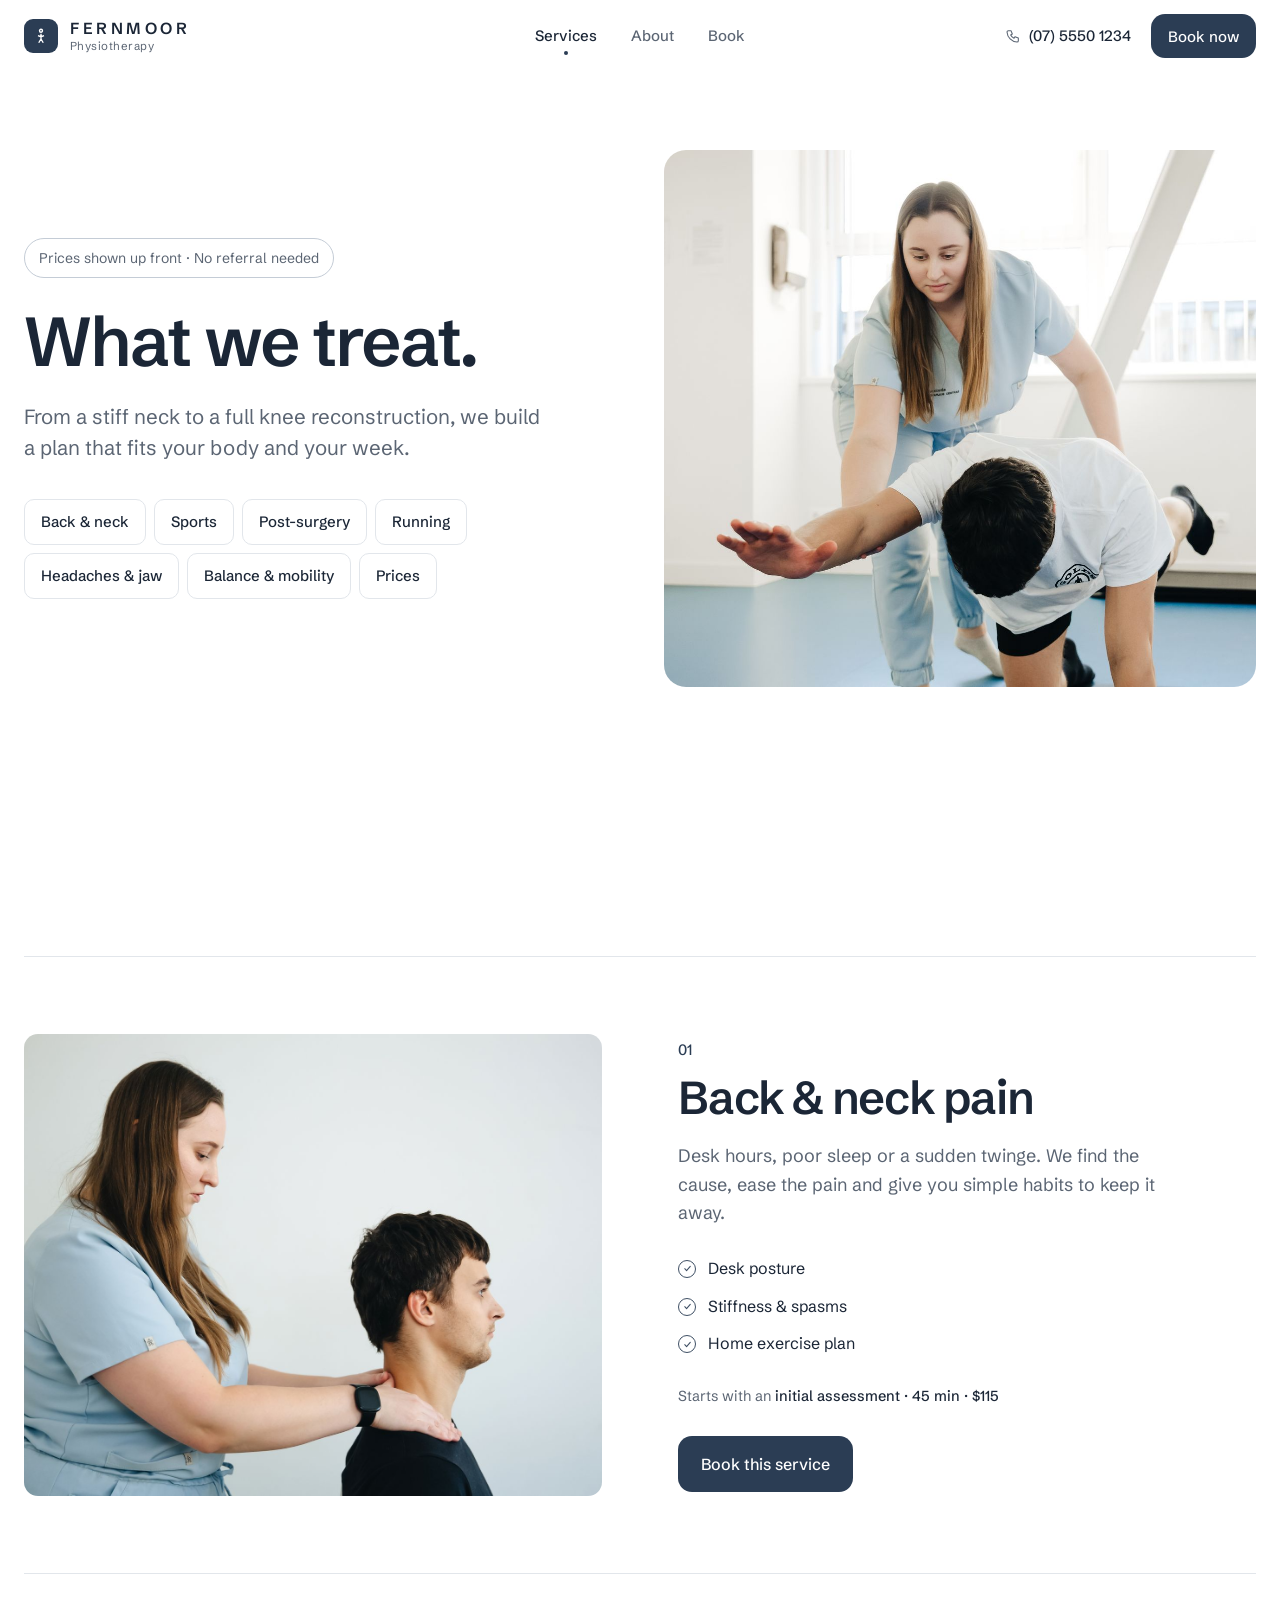
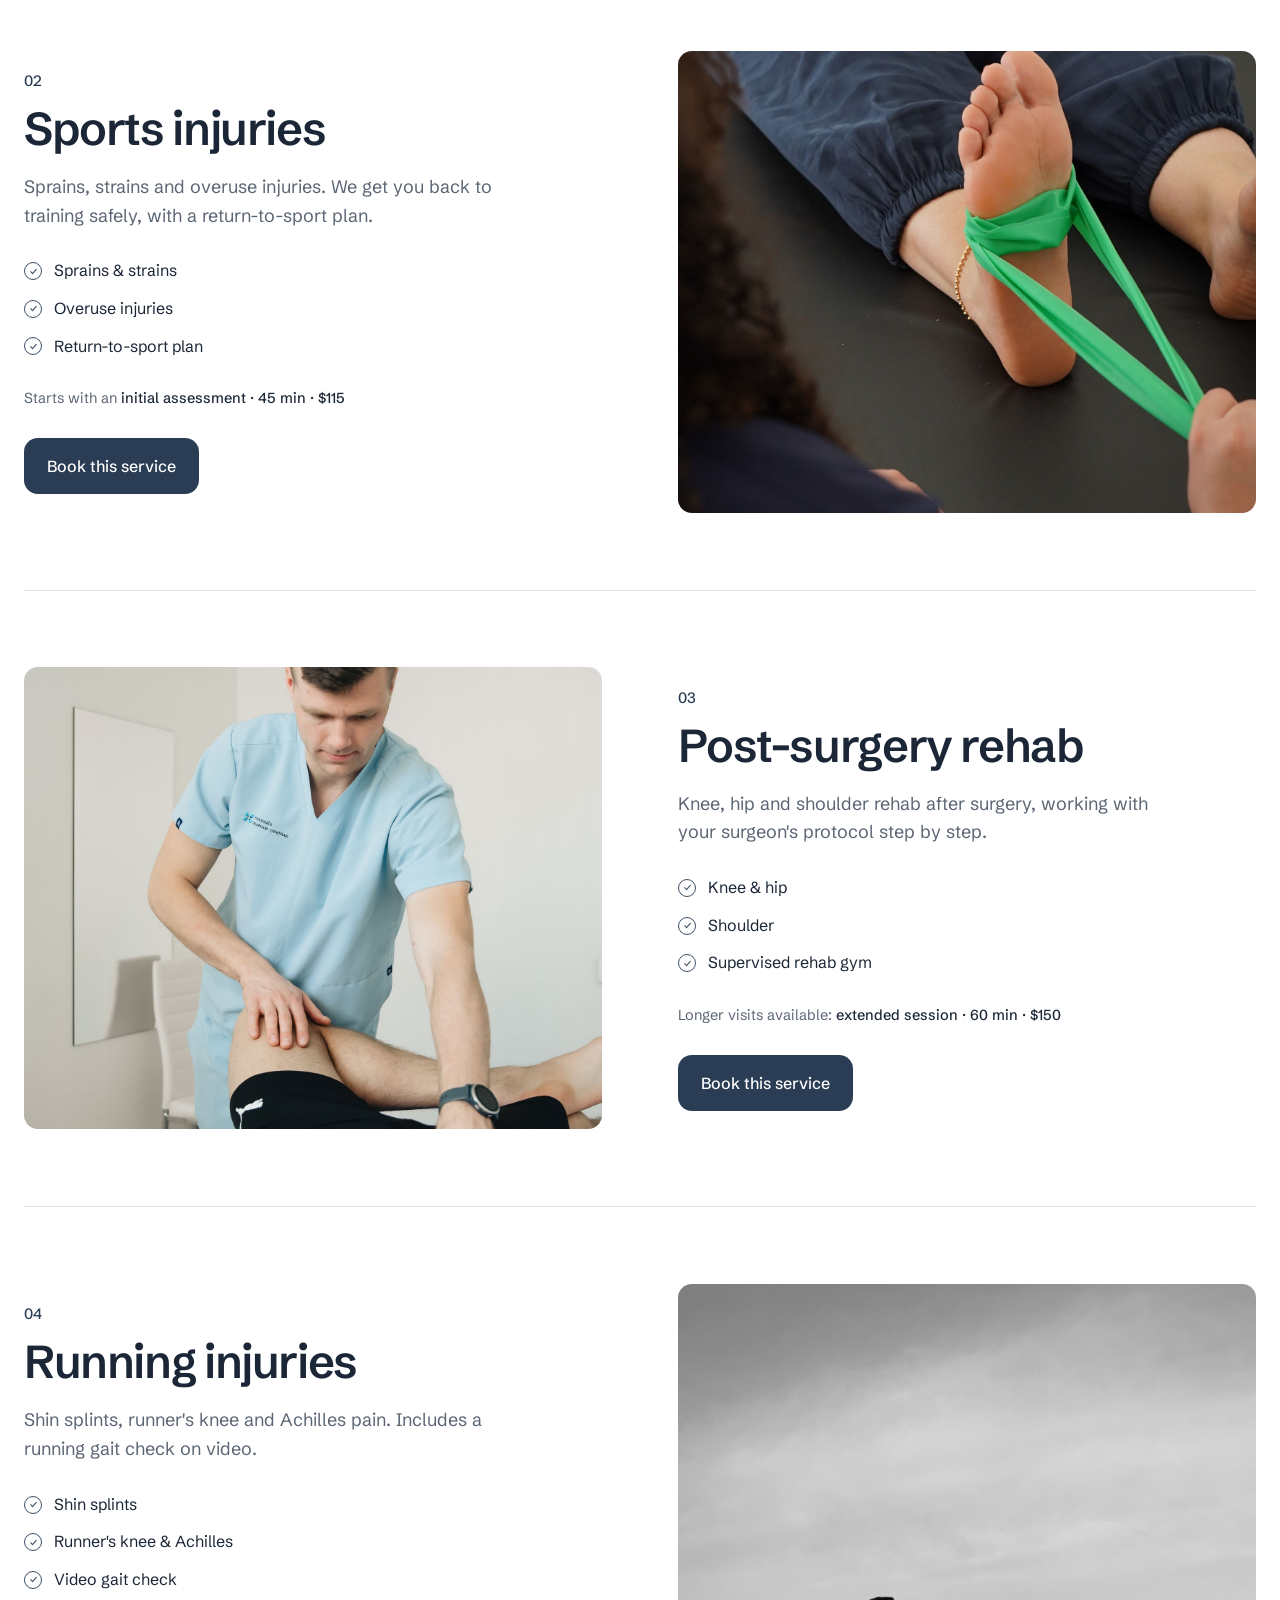
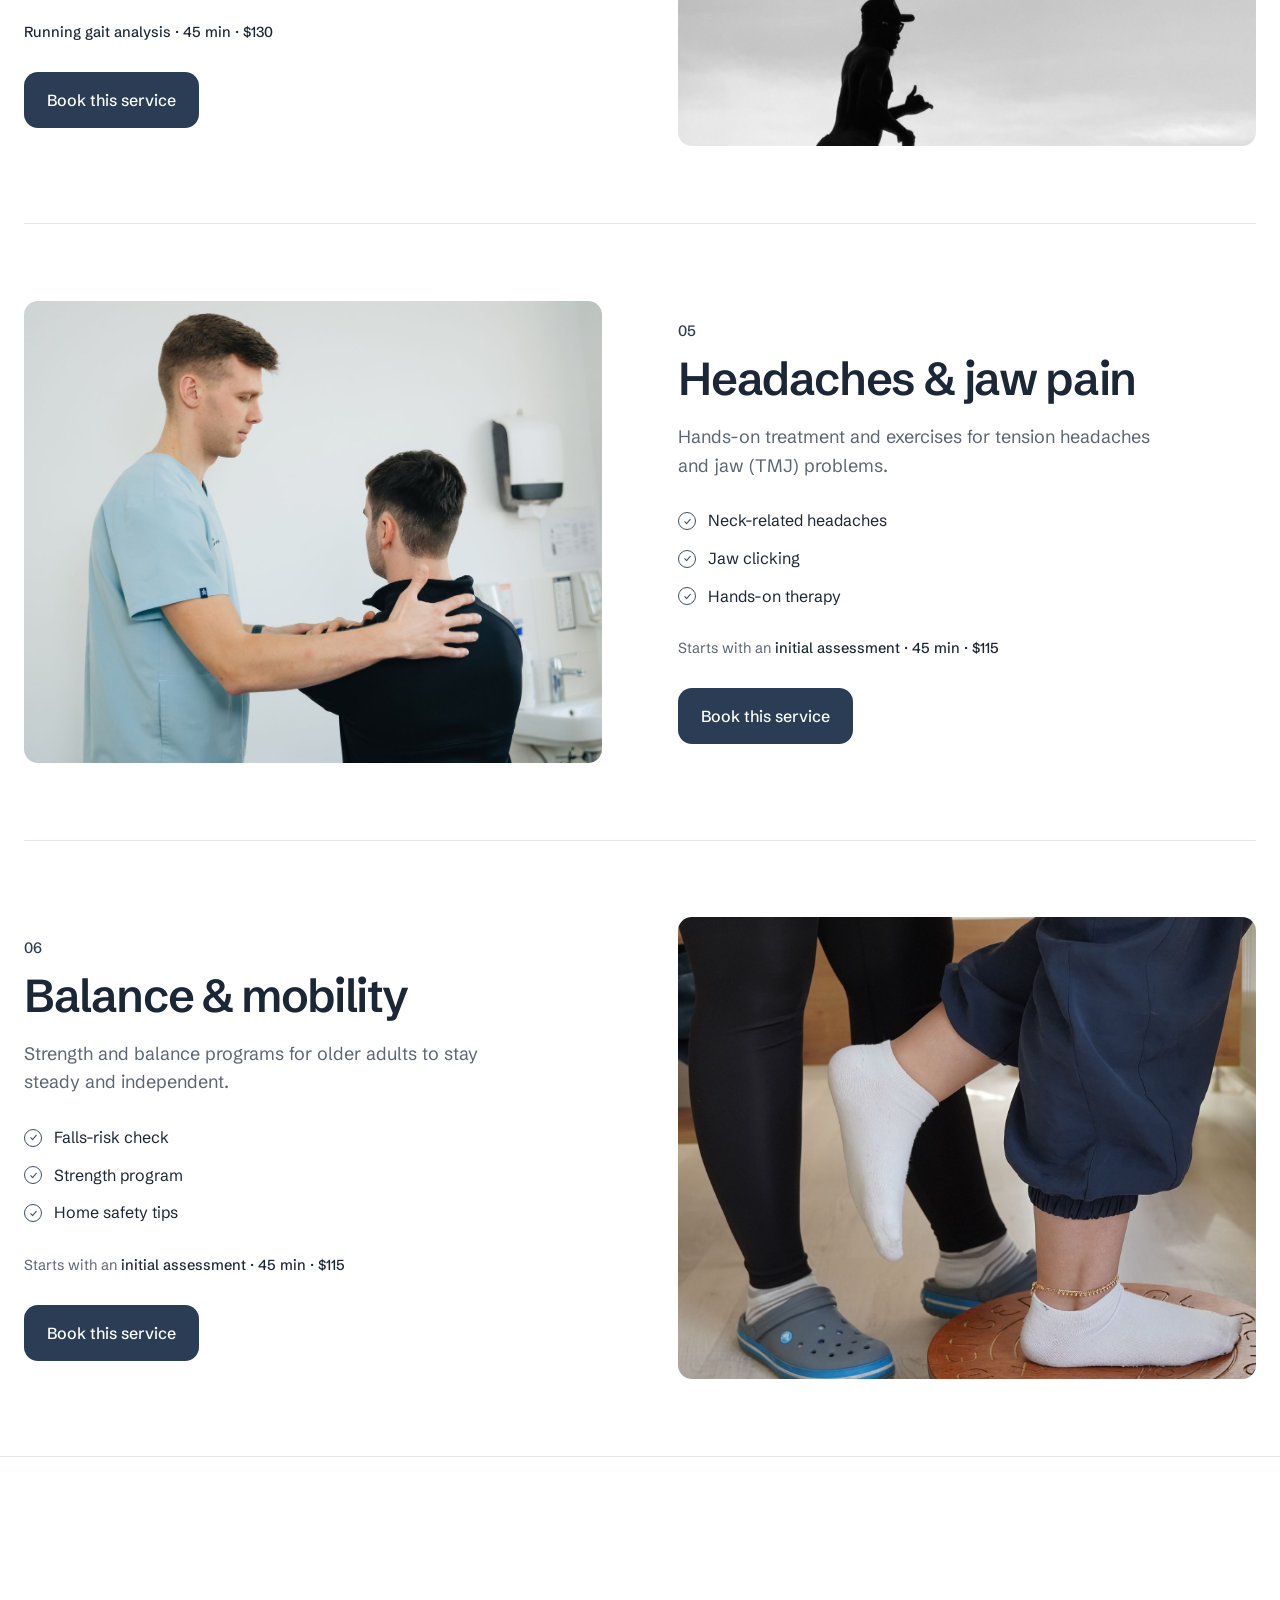
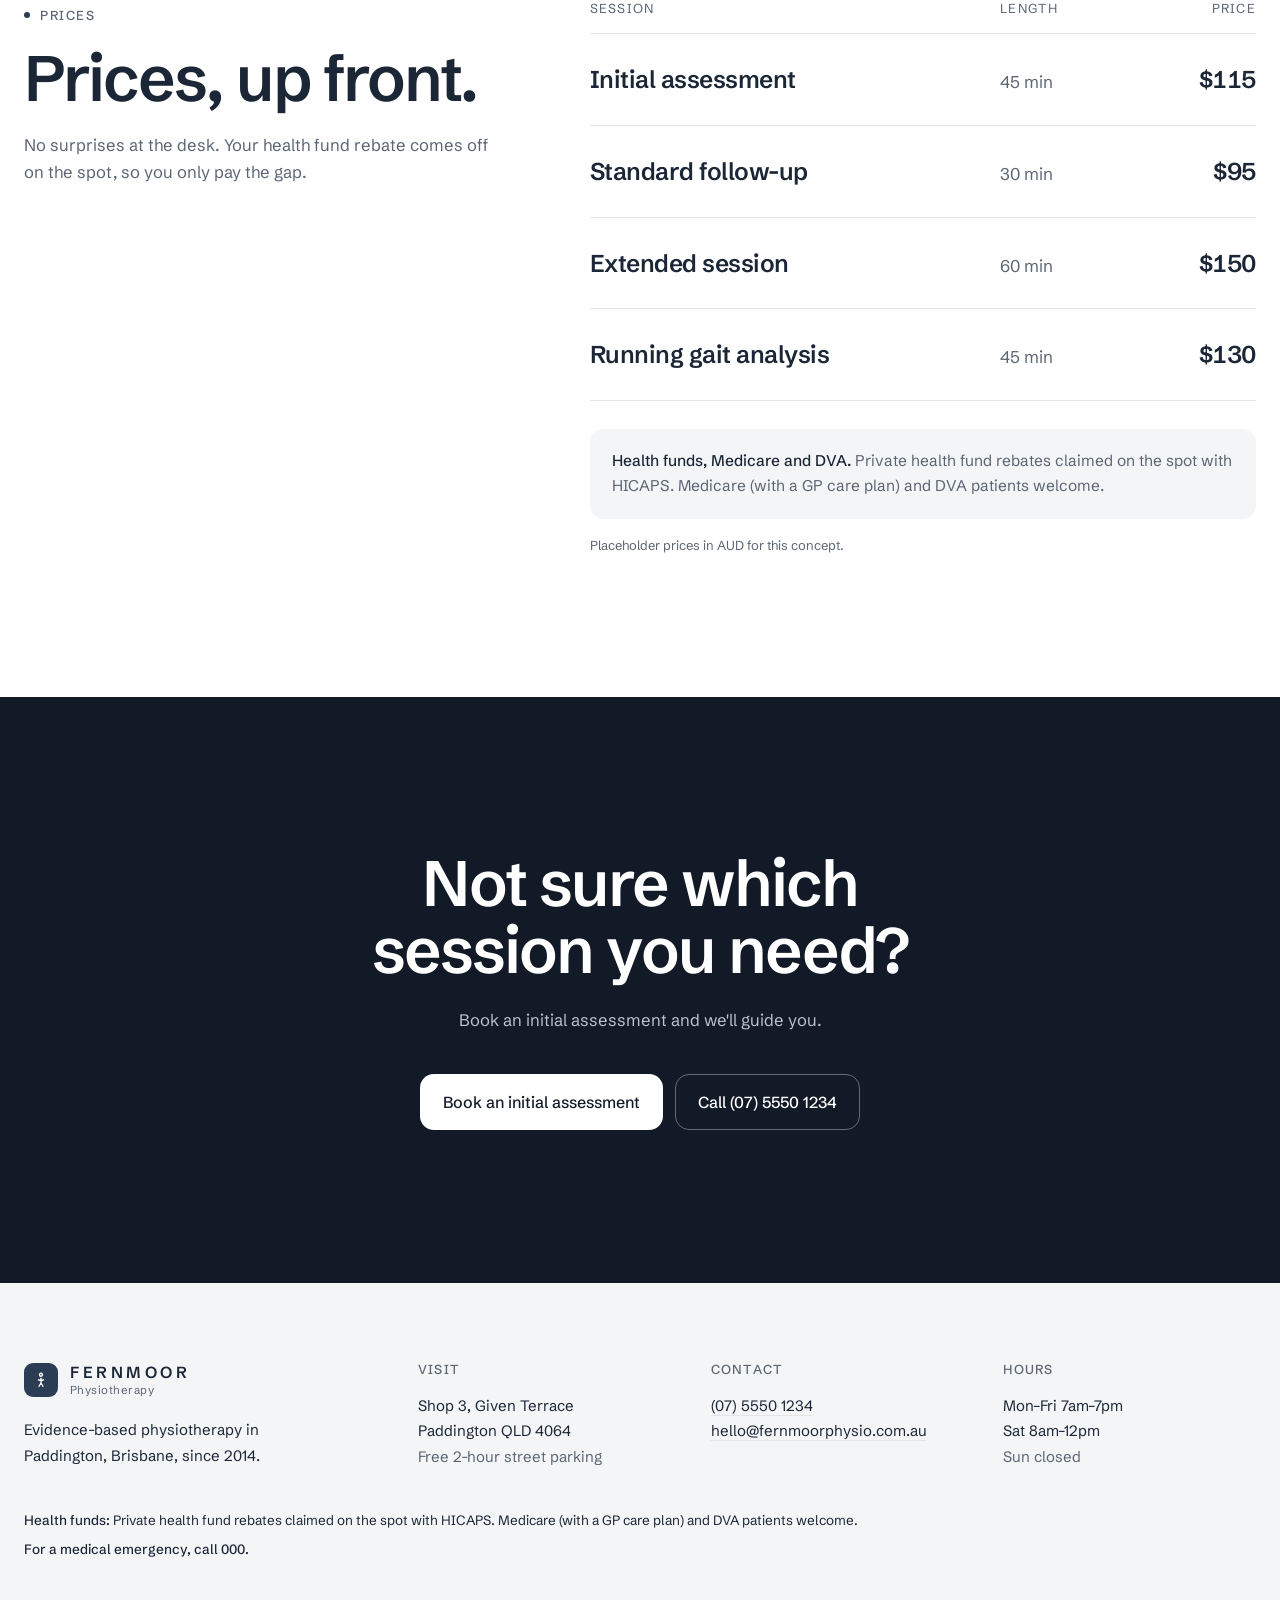
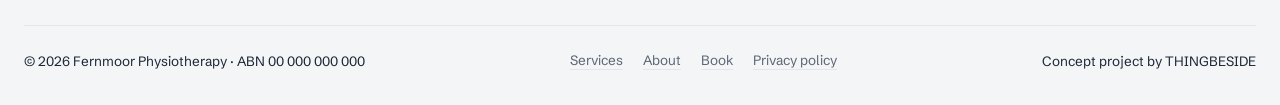
<file: services.html>
<!doctype html>
<html lang="en-AU">
<head>
  <meta charset="utf-8">
  <meta name="viewport" content="width=device-width, initial-scale=1">
  <title>Services &amp; Prices | Fernmoor Physiotherapy, Paddington</title>
  <meta name="description" content="Back and neck pain, sports and running injuries, post-surgery rehab, headaches and jaw pain, balance and mobility. Physiotherapy prices shown up front, with HICAPS health fund claiming.">
  <link rel="icon" href="assets/favicon.svg" type="image/svg+xml">
  <link rel="preconnect" href="https://fonts.googleapis.com">
  <link rel="preconnect" href="https://fonts.gstatic.com" crossorigin>
  <link href="https://fonts.googleapis.com/css2?family=Schibsted+Grotesk:wght@400;500;600&display=swap" rel="stylesheet">
  <link rel="stylesheet" href="assets/styles.css">
  <script>document.documentElement.classList.add("js")</script>
</head>
<body>
  <a class="skip" href="#main">Skip to content</a>

  <header class="header">
    <div class="wrap header__in">
      <a class="logo" href="index.html" aria-label="Fernmoor Physiotherapy home">
        <span class="logo__mark"><svg viewBox="0 0 24 24" fill="none" stroke="currentColor" stroke-width="1.8" stroke-linejoin="round" aria-hidden="true"><circle cx="12" cy="5" r="2"/><path d="M12 9v7M8 11.5l4 1.5 4-1.5M12 16l-3 5M12 16l3 5"/></svg></span>
        <span class="logo__text"><span class="logo__name">FERNMOOR</span><span class="logo__sub">Physiotherapy</span></span>
      </a>
      <nav class="nav" aria-label="Main">
        <a href="services.html" aria-current="page">Services</a>
        <a href="about.html">About</a>
        <a href="book.html">Book</a>
      </nav>
      <div class="header__right">
        <a class="header__phone" href="tel:+61755501234"><svg viewBox="0 0 24 24" fill="none" stroke="currentColor" stroke-width="1.6" stroke-linecap="round" stroke-linejoin="round" aria-hidden="true"><path d="M5 4h4l2 5-2.5 1.5a11 11 0 0 0 5 5L15 13l5 2v4a2 2 0 0 1-2 2A16 16 0 0 1 3 6a2 2 0 0 1 2-2"/></svg>(07) 5550 1234</a>
        <a class="btn btn--dark btn--sm" href="book.html">Book now</a>
        <button class="menu-btn" type="button" aria-expanded="false" aria-controls="mnav"><span></span><span class="sr-only">Menu</span></button>
      </div>
    </div>
    <nav class="mnav" id="mnav" aria-label="Mobile">
      <a href="services.html">Services <span aria-hidden="true">→</span></a>
      <a href="about.html">About <span aria-hidden="true">→</span></a>
      <a href="book.html">Book <span aria-hidden="true">→</span></a>
    </nav>
  </header>

  <main id="main">

    <section class="hero hero--page">
      <div class="wrap hero__grid">
        <div class="hero__in">
          <p class="pill" data-reveal>Prices shown up front · No referral needed</p>
          <h1 data-blur>What we treat.</h1>
          <p class="lede" data-blur data-delay="200">From a stiff neck to a full knee reconstruction, we build a plan that fits your body and your week.</p>
          <nav class="chips" aria-label="Jump to a service" data-stagger>
            <a href="#back-neck">Back &amp; neck</a>
            <a href="#sports">Sports</a>
            <a href="#post-surgery">Post-surgery</a>
            <a href="#running">Running</a>
            <a href="#headaches">Headaches &amp; jaw</a>
            <a href="#balance">Balance &amp; mobility</a>
            <a href="#prices">Prices</a>
          </nav>
        </div>
        <div class="media hero__media" data-reveal style="--d:300ms">
          <img src="assets/photos/20860622.jpg" alt="Physiotherapist assisting a patient with stretching exercises indoors">
        </div>
      </div>
    </section>

    <section class="section" aria-label="Services">
      <div class="wrap svc-list">

        <article class="svc zoom" id="back-neck">
          <div class="media svc__media" data-reveal><img src="assets/photos/20860599.jpg" alt="Physiotherapist treating a patient's neck in a clinic"></div>
          <div data-reveal>
            <p class="svc__num">01</p>
            <h2>Back &amp; neck pain</h2>
            <p class="svc__copy">Desk hours, poor sleep or a sudden twinge. We find the cause, ease the pain and give you simple habits to keep it away.</p>
            <ul class="ticks ticks--dark"><li>Desk posture</li><li>Stiffness &amp; spasms</li><li>Home exercise plan</li></ul>
            <p class="svc__price">Starts with an <strong>initial assessment · 45 min · $115</strong></p>
            <div class="actions"><a class="btn btn--primary" href="book.html?service=back-neck#booking">Book this service</a></div>
          </div>
        </article>

        <article class="svc zoom" id="sports">
          <div class="media svc__media" data-reveal><img src="assets/photos/30483061.jpg" alt="Close-up of a resistance band foot rehabilitation session"></div>
          <div data-reveal>
            <p class="svc__num">02</p>
            <h2>Sports injuries</h2>
            <p class="svc__copy">Sprains, strains and overuse injuries. We get you back to training safely, with a return-to-sport plan.</p>
            <ul class="ticks ticks--dark"><li>Sprains &amp; strains</li><li>Overuse injuries</li><li>Return-to-sport plan</li></ul>
            <p class="svc__price">Starts with an <strong>initial assessment · 45 min · $115</strong></p>
            <div class="actions"><a class="btn btn--primary" href="book.html?service=sports#booking">Book this service</a></div>
          </div>
        </article>

        <article class="svc zoom" id="post-surgery">
          <div class="media svc__media" data-reveal><img src="assets/photos/20860597.jpg" alt="Physiotherapist assisting a patient with leg rehabilitation in a clinic"></div>
          <div data-reveal>
            <p class="svc__num">03</p>
            <h2>Post-surgery rehab</h2>
            <p class="svc__copy">Knee, hip and shoulder rehab after surgery, working with your surgeon's protocol step by step.</p>
            <ul class="ticks ticks--dark"><li>Knee &amp; hip</li><li>Shoulder</li><li>Supervised rehab gym</li></ul>
            <p class="svc__price">Longer visits available: <strong>extended session · 60 min · $150</strong></p>
            <div class="actions"><a class="btn btn--primary" href="book.html?service=post-surgery#booking">Book this service</a></div>
          </div>
        </article>

        <article class="svc zoom" id="running">
          <div class="media svc__media" data-reveal><img src="assets/photos/33491430.jpg" alt="Silhouette of a man running uphill at twilight"></div>
          <div data-reveal>
            <p class="svc__num">04</p>
            <h2>Running injuries</h2>
            <p class="svc__copy">Shin splints, runner's knee and Achilles pain. Includes a running gait check on video.</p>
            <ul class="ticks ticks--dark"><li>Shin splints</li><li>Runner's knee &amp; Achilles</li><li>Video gait check</li></ul>
            <p class="svc__price"><strong>Running gait analysis · 45 min · $130</strong></p>
            <div class="actions"><a class="btn btn--primary" href="book.html?service=running#booking">Book this service</a></div>
          </div>
        </article>

        <article class="svc zoom" id="headaches">
          <div class="media svc__media" data-reveal><img src="assets/photos/20860576.jpg" alt="Physiotherapist working with a patient in a clinic"></div>
          <div data-reveal>
            <p class="svc__num">05</p>
            <h2>Headaches &amp; jaw pain</h2>
            <p class="svc__copy">Hands-on treatment and exercises for tension headaches and jaw (TMJ) problems.</p>
            <ul class="ticks ticks--dark"><li>Neck-related headaches</li><li>Jaw clicking</li><li>Hands-on therapy</li></ul>
            <p class="svc__price">Starts with an <strong>initial assessment · 45 min · $115</strong></p>
            <div class="actions"><a class="btn btn--primary" href="book.html?service=headaches#booking">Book this service</a></div>
          </div>
        </article>

        <article class="svc zoom" id="balance">
          <div class="media svc__media" data-reveal><img src="assets/photos/30483062.jpg" alt="Close-up of balance training on a balance board"></div>
          <div data-reveal>
            <p class="svc__num">06</p>
            <h2>Balance &amp; mobility</h2>
            <p class="svc__copy">Strength and balance programs for older adults to stay steady and independent.</p>
            <ul class="ticks ticks--dark"><li>Falls-risk check</li><li>Strength program</li><li>Home safety tips</li></ul>
            <p class="svc__price">Starts with an <strong>initial assessment · 45 min · $115</strong></p>
            <div class="actions"><a class="btn btn--primary" href="book.html?service=balance#booking">Book this service</a></div>
          </div>
        </article>

      </div>
    </section>

    <!-- Pricing: sticky headline + table -->
    <section class="section section--tight" id="prices">
      <div class="wrap split">
        <div class="sticky">
          <p class="eyebrow" data-reveal>Prices</p>
          <h2 class="h2" data-reveal>Prices, up front.</h2>
          <p class="sub" data-reveal>No surprises at the desk. Your health fund rebate comes off on the spot, so you only pay the gap.</p>
        </div>
        <div data-reveal>
          <div class="ptable" role="table" aria-label="Session prices in AUD">
            <div class="ptable__row ptable__row--head" role="row">
              <span role="columnheader">Session</span><span class="ptable__len" role="columnheader">Length</span><span class="ptable__price" role="columnheader">Price</span>
            </div>
            <div class="ptable__row" role="row"><span class="ptable__name" role="cell">Initial assessment</span><span class="ptable__len" role="cell">45 min</span><span class="ptable__price" role="cell">$115</span></div>
            <div class="ptable__row" role="row"><span class="ptable__name" role="cell">Standard follow-up</span><span class="ptable__len" role="cell">30 min</span><span class="ptable__price" role="cell">$95</span></div>
            <div class="ptable__row" role="row"><span class="ptable__name" role="cell">Extended session</span><span class="ptable__len" role="cell">60 min</span><span class="ptable__price" role="cell">$150</span></div>
            <div class="ptable__row" role="row"><span class="ptable__name" role="cell">Running gait analysis</span><span class="ptable__len" role="cell">45 min</span><span class="ptable__price" role="cell">$130</span></div>
          </div>
          <p class="note"><strong>Health funds, Medicare and DVA.</strong> Private health fund rebates claimed on the spot with HICAPS. Medicare (with a GP care plan) and DVA patients welcome.</p>
          <p class="footnote" style="text-align:left">Placeholder prices in AUD for this concept.</p>
        </div>
      </div>
    </section>

    <section class="band--ink cta-band">
      <div class="wrap">
        <h2 class="h2" data-reveal>Not sure which session you need?</h2>
        <p class="sub" data-reveal>Book an initial assessment and we'll guide you.</p>
        <div class="actions" data-reveal>
          <a class="btn btn--light" href="book.html#booking">Book an initial assessment</a>
          <a class="btn btn--outline-light" href="tel:+61755501234" data-no-arrow>Call (07) 5550 1234</a>
        </div>
      </div>
    </section>
  </main>

  <footer class="footer">
    <div class="wrap">
      <div class="footer__grid">
        <div>
          <a class="logo" href="index.html" aria-label="Fernmoor Physiotherapy home">
            <span class="logo__mark"><svg viewBox="0 0 24 24" fill="none" stroke="currentColor" stroke-width="1.8" stroke-linejoin="round" aria-hidden="true"><circle cx="12" cy="5" r="2"/><path d="M12 9v7M8 11.5l4 1.5 4-1.5M12 16l-3 5M12 16l3 5"/></svg></span>
            <span class="logo__text"><span class="logo__name">FERNMOOR</span><span class="logo__sub">Physiotherapy</span></span>
          </a>
          <p class="footer__blurb">Evidence-based physiotherapy in Paddington, Brisbane, since 2014.</p>
        </div>
        <div>
          <h4>Visit</h4>
          <p>Shop 3, Given Terrace<br>Paddington QLD 4064</p>
          <p class="muted">Free 2-hour street parking</p>
        </div>
        <div>
          <h4>Contact</h4>
          <ul>
            <li><a class="text-link" href="tel:+61755501234">(07) 5550 1234</a></li>
            <li><a class="text-link" href="mailto:hello@fernmoorphysio.com.au">hello@fernmoorphysio.com.au</a></li>
          </ul>
        </div>
        <div>
          <h4>Hours</h4>
          <ul>
            <li>Mon–Fri 7am–7pm</li>
            <li>Sat 8am–12pm</li>
            <li class="muted">Sun closed</li>
          </ul>
        </div>
      </div>
      <div class="footer__notes">
        <p><strong>Health funds:</strong> Private health fund rebates claimed on the spot with HICAPS. Medicare (with a GP care plan) and DVA patients welcome.</p>
        <p><strong>For a medical emergency, call 000.</strong></p>
      </div>
      <div class="footer__bottom">
        <p>© <span data-year>2026</span> Fernmoor Physiotherapy · ABN 00 000 000 000</p>
        <nav aria-label="Footer">
          <a class="text-link" href="services.html">Services</a>
          <a class="text-link" href="about.html">About</a>
          <a class="text-link" href="book.html">Book</a>
          <a class="text-link" href="privacy.html">Privacy policy</a>
        </nav>
        <p>Concept project by THINGBESIDE</p>
      </div>
    </div>
  </footer>

  <div class="mbar" role="navigation" aria-label="Quick actions">
    <a class="btn btn--ghost" href="tel:+61755501234" data-no-arrow>Call</a>
    <a class="btn btn--primary" href="book.html">Book</a>
  </div>

  <script src="assets/main.js"></script>
</body>
</html>
</file>
<file: assets/styles.css>
/* ==========================================================================
   Fernmoor Physiotherapy — concept site by THINGBESIDE
   Tokens → base → components → sections → pages → motion
   ========================================================================== */

:root {
  /* Colour */
  --bg: #ffffff;
  --surface: #f3f5f7;
  --surface-2: #e9edf1;
  --text: #1b2636;
  --muted: #5b6573;
  --line: #e2e6eb;
  --accent: #2b3d54;          /* Pickled Bluewood — the only accent */
  --accent-soft: #e6ebf1;
  --ink: #111a26;             /* near-black for dark bands + header CTA */
  --on-dark: #ffffff;
  --on-dark-muted: #b9c3cf;
  --ok: #16a34a;              /* status only: available / open / success */
  --err: #dc2626;             /* status only: error / closed / unavailable */

  /* Placeholder tints (flat, no gradients) */
  --ph-1: #e8ecf0;
  --ph-2: #e1e6ec;
  --ph-3: #dbe1e8;
  --ph-4: #eceeee;

  /* Type */
  --font: "Schibsted Grotesk", system-ui, -apple-system, "Segoe UI", sans-serif;
  --t-hero: clamp(44px, 5.4vw, 80px);
  --s-hero: clamp(17px, 1.6vw, 22px);
  --t-h2: clamp(36px, 5vw, 64px);
  --s-h2: clamp(16px, 1.3vw, 18px);
  --t-h3: clamp(21px, 1.9vw, 26px);
  --t-svc: clamp(30px, 3.6vw, 48px);
  --t-stat: clamp(40px, 4.6vw, 60px);

  /* Space, shape, motion */
  --sp-section: clamp(88px, 11vw, 144px);
  --max: 1240px;
  --gutter: 24px;
  --r: 14px;
  --r-sm: 10px;
  --header-h: 72px;
  --ease: cubic-bezier(0.22, 1, 0.36, 1);
}

/* ---------- Base ---------- */
*, *::before, *::after { box-sizing: border-box; }
html { scroll-behavior: smooth; -webkit-text-size-adjust: 100%; }
body {
  margin: 0;
  background: var(--bg);
  color: var(--text);
  font-family: var(--font);
  font-size: 17px;
  line-height: 1.6;
  -webkit-font-smoothing: antialiased;
  overflow-x: hidden;
}
img, svg { display: block; max-width: 100%; }
[hidden] { display: none !important; }
a { color: inherit; text-decoration: none; }
button, input, select, textarea { font: inherit; color: inherit; }
h1, h2, h3, h4 { margin: 0; font-weight: 600; letter-spacing: -0.03em; line-height: 1.04; }
p { margin: 0; }
ul, ol { margin: 0; padding: 0; list-style: none; }
[id] { scroll-margin-top: calc(var(--header-h) + 24px); }
:focus-visible { outline: 3px solid rgba(43, 61, 84, 0.35); outline-offset: 3px; border-radius: 6px; }

.wrap { width: 100%; max-width: calc(var(--max) + var(--gutter) * 2); margin: 0 auto; padding: 0 var(--gutter); }
.section { padding: var(--sp-section) 0; }
.section--tight { padding-top: 0; }
.section--divided { padding-top: clamp(72px, 8vw, 112px); border-top: 1px solid var(--line); }
.sr-only { position: absolute; width: 1px; height: 1px; overflow: hidden; clip: rect(0 0 0 0); white-space: nowrap; }
.skip { position: absolute; left: 16px; top: -60px; z-index: 100; background: var(--ink); color: #fff; padding: 10px 16px; border-radius: var(--r-sm); }
.skip:focus { top: 12px; }

/* ---------- Section heading pattern (title → subtitle, ~1:4) ---------- */
.eyebrow {
  display: inline-flex; align-items: center; gap: 10px;
  font-size: 13px; font-weight: 500; letter-spacing: 0.12em; text-transform: uppercase;
  color: var(--muted); margin-bottom: 20px;
}
.eyebrow::before { content: ""; width: 6px; height: 6px; border-radius: 50%; background: var(--accent); }
.h2 { font-size: var(--t-h2); }
.sub { font-size: var(--s-h2); color: var(--muted); max-width: 560px; margin-top: 20px; }
.head { text-align: center; max-width: 820px; margin: 0 auto 64px; }
.head .sub { margin-left: auto; margin-right: auto; }
.band--accent .eyebrow, .band--ink .eyebrow { color: var(--on-dark-muted); }
.band--accent .eyebrow::before, .band--ink .eyebrow::before { background: #fff; }
.band--accent .sub, .band--ink .sub { color: var(--on-dark-muted); }

/* ---------- Buttons: dark pill, sliding icon, darker on hover ---------- */
.btn {
  --bg: var(--accent); --fg: #fff; --hover-bg: #1f2d40; --hover-fg: #fff;
  display: inline-flex; align-items: center; justify-content: center; gap: 14px;
  min-height: 56px; padding: 0 22px;
  border: 1px solid transparent; border-radius: 14px;
  background: var(--bg); color: var(--fg);
  font-size: 16px; font-weight: 500; line-height: 1; white-space: nowrap;
  cursor: pointer;
  transition: background-color 0.35s var(--ease), color 0.35s var(--ease), border-color 0.35s var(--ease), transform 0.2s var(--ease);
}
.btn:hover, .btn:focus-visible { background: var(--hover-bg); color: var(--hover-fg); }
.btn:active { transform: scale(0.97); }

.btn--ghost { --bg: var(--surface-2); --fg: var(--ink); --hover-bg: var(--accent); --hover-fg: #fff; }
.btn--light { --bg: #fff; --fg: var(--ink); --hover-bg: #d6dde6; --hover-fg: var(--ink); }
.btn--outline-light { --bg: transparent; --fg: #fff; --hover-bg: #fff; --hover-fg: var(--ink); border-color: rgba(255, 255, 255, 0.35); }
.btn--outline-light:hover { border-color: #fff; }
.btn--sm { min-height: 44px; padding: 0 16px; font-size: 15px; }
.btn--block { width: 100%; }
.btn[disabled] { opacity: 0.45; cursor: not-allowed; }
.btn[disabled]:hover { background: var(--bg); color: var(--fg); }

.actions { display: flex; flex-wrap: wrap; gap: 12px; }
.actions--center { justify-content: center; }

.link-arrow { display: inline-flex; align-items: center; gap: 8px; font-weight: 500; font-size: 15px; }
.link-arrow svg { width: 16px; height: 16px; transition: transform 0.35s var(--ease); }
.link-arrow:hover svg, a:hover > .link-arrow svg, .tile:hover .link-arrow svg { transform: translateX(4px); }
.text-link { text-decoration: underline; text-decoration-color: var(--line); text-underline-offset: 4px; transition: text-decoration-color 0.3s; }
.text-link:hover { text-decoration-color: currentColor; }

/* ---------- Status dots (green / red only for status) ---------- */
.dot { display: inline-block; width: 8px; height: 8px; border-radius: 50%; flex: none; }
.dot--ok { background: var(--ok); box-shadow: 0 0 0 4px rgba(22, 163, 74, 0.16); }
.dot--err { background: var(--err); box-shadow: 0 0 0 4px rgba(220, 38, 38, 0.14); }
.pill {
  display: inline-flex; align-items: center; gap: 10px;
  padding: 8px 14px; border: 1px solid #c4ccd6; border-radius: 999px;
  font-size: 14px; color: var(--muted); background: #fff;
}

/* ---------- Media + labelled photo placeholders ---------- */
.media { position: relative; overflow: hidden; border-radius: var(--r); background: var(--ph-1); }
.media > img, .media > .ph { width: 100%; height: 100%; object-fit: cover; transition: transform 0.8s var(--ease); }
.ph {
  position: relative;
  background-color: var(--ph-1);
  background-image: url("data:image/svg+xml,%3Csvg xmlns='http://www.w3.org/2000/svg' viewBox='0 0 24 24' fill='none' stroke='%238a94a1' stroke-width='1.3' stroke-linecap='round' stroke-linejoin='round'%3E%3Cpath d='M4 8h3l2-3h6l2 3h3v11H4z'/%3E%3Ccircle cx='12' cy='13' r='3.5'/%3E%3C/svg%3E");
  background-repeat: no-repeat; background-position: center; background-size: 30px;
}
.ph::after {
  content: "Photo · " attr(data-label);
  position: absolute; left: 14px; top: 14px; right: 14px;
  width: fit-content; max-width: calc(100% - 28px);
  padding: 6px 10px; border-radius: 8px;
  background: rgba(255, 255, 255, 0.86); color: var(--muted);
  font-size: 12.5px; line-height: 1.35;
}
.ph--2 { background-color: var(--ph-2); }
.ph--3 { background-color: var(--ph-3); }
.ph--4 { background-color: var(--ph-4); }
.zoom:hover .media > img, .zoom:hover .media > .ph,
.zoom:focus-within .media > img, .zoom:focus-within .media > .ph { transform: scale(1.045); }

/* ---------- Header ---------- */
.header {
  position: sticky; top: 0; z-index: 50;
  background: rgba(255, 255, 255, 0.96);
  border-bottom: 1px solid transparent;
  transition: border-color 0.3s var(--ease);
}
.header.is-scrolled { border-bottom-color: var(--line); }
.header__in { display: grid; grid-template-columns: 1fr auto 1fr; align-items: center; height: var(--header-h); }
.logo { display: inline-flex; align-items: center; gap: 12px; justify-self: start; }
.logo__mark { width: 34px; height: 34px; border-radius: 9px; background: var(--accent); color: #fff; display: grid; place-items: center; }
.logo__mark svg { width: 18px; height: 18px; }
.logo__text { display: flex; flex-direction: column; line-height: 1; }
.logo__name { font-weight: 600; font-size: 16px; letter-spacing: 0.22em; }
.logo__sub { font-size: 11.5px; color: var(--muted); letter-spacing: 0.04em; margin-top: 5px; }
.nav { display: flex; gap: 6px; }
.nav a {
  position: relative; padding: 10px 14px; font-size: 15px; font-weight: 500; color: var(--muted);
  border-radius: var(--r-sm); transition: color 0.25s, background-color 0.25s;
}
.nav a:hover { color: var(--text); background: var(--surface); }
.nav a[aria-current="page"] { color: var(--text); }
.nav a[aria-current="page"]::after { content: ""; position: absolute; left: 50%; bottom: 3px; width: 4px; height: 4px; margin-left: -2px; border-radius: 50%; background: var(--accent); }
.header__right { justify-self: end; display: flex; align-items: center; gap: 20px; }
.header__phone { font-size: 15px; font-weight: 500; display: inline-flex; align-items: center; gap: 8px; }
.header__phone svg { width: 16px; height: 16px; color: var(--muted); }
.menu-btn {
  display: none; width: 44px; height: 44px; border: 1px solid var(--line); border-radius: var(--r-sm);
  background: #fff; cursor: pointer; align-items: center; justify-content: center;
}
.menu-btn > span:first-child, .menu-btn > span:first-child::before { display: block; width: 18px; height: 1.5px; background: var(--text); position: relative; transition: transform 0.35s var(--ease); }
.menu-btn > span:first-child::before { content: ""; position: absolute; left: 0; top: 6px; }
.menu-btn > span:first-child { transform: translateY(-3px); }
.menu-btn[aria-expanded="true"] > span:first-child { transform: rotate(45deg); }
.menu-btn[aria-expanded="true"] > span:first-child::before { transform: translateY(-6px) rotate(-90deg); }
.mnav {
  display: none; position: absolute; left: 0; right: 0; top: 100%;
  background: #fff; border-bottom: 1px solid var(--line); padding: 8px var(--gutter) 24px;
}
.mnav a { display: flex; justify-content: space-between; align-items: center; padding: 18px 0; border-top: 1px solid var(--line); font-size: 24px; font-weight: 600; letter-spacing: -0.02em; }
.mnav a:first-child { border-top: 0; }
.mnav.is-open { display: block; }

/* Mobile action bar */
.mbar {
  display: none; position: fixed; left: 0; right: 0; bottom: 0; z-index: 60;
  grid-template-columns: 1fr 1fr; gap: 8px;
  padding: 10px 16px calc(10px + env(safe-area-inset-bottom));
  background: rgba(255, 255, 255, 0.97); border-top: 1px solid var(--line);
}
.mbar .btn { min-height: 48px; width: 100%; }

/* ---------- Hero: text left, photo right ---------- */
.hero { padding: clamp(48px, 6vw, 88px) 0 clamp(88px, 10vw, 128px); }
.hero__grid { display: grid; grid-template-columns: minmax(0, 1fr) minmax(0, 1.05fr); gap: clamp(40px, 6vw, 96px); align-items: center; }
.hero__in { display: flex; flex-direction: column; align-items: flex-start; }
.hero h1 { font-size: var(--t-hero); max-width: 11ch; margin-top: 28px; }
.hero .lede { font-size: var(--s-hero); color: var(--muted); max-width: 520px; margin-top: 24px; line-height: 1.5; }
.hero .actions { margin-top: 36px; }
.hero .chips { justify-content: flex-start; margin-top: 36px; }
.hero__call { margin-top: 20px; font-size: 15px; color: var(--muted); }
.hero__call a { color: var(--text); font-weight: 500; }
.hero__media { height: clamp(420px, 42vw, 600px); border-radius: 22px; }
.hero--page h1 { max-width: 12ch; }

/* ---------- Stats (trust strip) ---------- */
.stats { display: grid; grid-template-columns: repeat(4, 1fr); border-top: 1px solid var(--line); border-bottom: 1px solid var(--line); }
.stat { padding: 40px 28px; text-align: center; }
.stat + .stat { border-left: 1px solid var(--line); }
.stat__num { font-size: var(--t-stat); font-weight: 600; letter-spacing: -0.04em; line-height: 1; }
.stat__num small { font-size: 0.5em; font-weight: 500; letter-spacing: 0; color: var(--muted); margin-left: 2px; }
.stat__label { margin-top: 12px; font-size: 15px; color: var(--muted); }
.footnote { margin-top: 16px; text-align: center; font-size: 13px; color: var(--muted); }

/* ---------- Bento (What we treat) ---------- */
.bento { display: grid; grid-template-columns: repeat(4, 1fr); gap: 16px; grid-auto-flow: dense; }
.tile {
  position: relative; display: flex; flex-direction: column;
  background: var(--surface); border-radius: var(--r); overflow: hidden;
  transition: background-color 0.4s var(--ease), transform 0.4s var(--ease);
}
.tile:hover { background: var(--surface-2); transform: translateY(-3px); }
.tile .media { border-radius: 0; aspect-ratio: 4 / 3; flex: none; }
.tile__body { padding: 22px 24px 26px; display: flex; flex-direction: column; gap: 8px; flex: 1; }
.tile__body h3 { font-size: var(--t-h3); }
.tile__body p { font-size: 15px; color: var(--muted); }
.tile__body .link-arrow { margin-top: auto; padding-top: 10px; }
.tile--wide { grid-column: span 2; flex-direction: row; }
.tile--wide .media { width: 46%; aspect-ratio: auto; min-height: 240px; }
.tile--wide .tile__body { justify-content: center; padding: 28px 32px; }
.tile--feature {
  grid-column: span 2; grid-row: span 2;
  background: var(--accent); color: #fff; padding: clamp(28px, 3.4vw, 44px);
  justify-content: space-between; gap: 32px;
}
.tile--feature:hover { background: #24354a; }
.tile--feature .icon-box { width: 56px; height: 56px; border: 1px solid rgba(255, 255, 255, 0.25); border-radius: var(--r-sm); display: grid; place-items: center; }
.tile--feature .icon-box svg { width: 26px; height: 26px; }
.tile--feature h3 { font-size: clamp(32px, 3.6vw, 48px); margin-bottom: 16px; }
.tile--feature p { color: var(--on-dark-muted); font-size: 17px; max-width: 420px; }
.ticks { display: grid; gap: 12px; }
.ticks li { display: flex; align-items: center; gap: 12px; font-size: 16px; }
.ticks li::before {
  content: ""; width: 18px; height: 18px; flex: none; border-radius: 50%;
  border: 1px solid currentColor; opacity: 0.9;
  background: url("data:image/svg+xml,%3Csvg xmlns='http://www.w3.org/2000/svg' viewBox='0 0 24 24' fill='none' stroke='white' stroke-width='2.4' stroke-linecap='round' stroke-linejoin='round'%3E%3Cpath d='M6 12.5l4 4 8-9'/%3E%3C/svg%3E") center / 11px no-repeat;
}
.ticks--dark li::before { background-image: url("data:image/svg+xml,%3Csvg xmlns='http://www.w3.org/2000/svg' viewBox='0 0 24 24' fill='none' stroke='%232b3d54' stroke-width='2.4' stroke-linecap='round' stroke-linejoin='round'%3E%3Cpath d='M6 12.5l4 4 8-9'/%3E%3C/svg%3E"); color: var(--accent); }

/* ---------- Split + sticky headline ---------- */
.split { display: grid; grid-template-columns: 5fr 7fr; gap: clamp(40px, 7vw, 112px); align-items: start; }
.split--even { grid-template-columns: 1fr 1fr; align-items: center; }
.sticky { position: sticky; top: calc(var(--header-h) + 48px); }

/* Numbered rows */
.rows { border-bottom: 1px solid var(--line); }
.row { display: grid; grid-template-columns: 88px 1fr; gap: 24px; padding: 36px 0; border-top: 1px solid var(--line); }
.row__num { font-size: 15px; font-weight: 500; color: var(--accent); padding-top: 6px; font-variant-numeric: tabular-nums; }
.row h3 { font-size: var(--t-h3); }
.row p { color: var(--muted); margin-top: 10px; max-width: 520px; }

/* ---------- Accent band (Why choose us) ---------- */
.band--accent { background: var(--accent); color: #fff; }
.band--ink { background: var(--ink); color: #fff; }
.promises { margin-top: 48px; border-bottom: 1px solid rgba(255, 255, 255, 0.16); }
.promise { padding: 28px 0; border-top: 1px solid rgba(255, 255, 255, 0.16); display: grid; grid-template-columns: 48px 1fr; gap: 16px; }
.promise__num { font-size: 14px; color: var(--on-dark-muted); padding-top: 4px; }
.promise h3 { font-size: var(--t-h3); }
.promise p { color: var(--on-dark-muted); margin-top: 8px; }
.portrait { aspect-ratio: 4 / 5; }

/* ---------- People ---------- */
.people { display: grid; grid-template-columns: repeat(3, 1fr); gap: 24px; }
.person .media { aspect-ratio: 4 / 5; }
.person h3 { font-size: var(--t-h3); margin-top: 20px; }
.person p { color: var(--muted); font-size: 15px; margin-top: 6px; }
.center-cta { display: flex; justify-content: center; margin-top: 56px; }

/* Team cards (About) */
.team { display: grid; grid-template-columns: repeat(3, 1fr); gap: 16px; }
.card { background: var(--surface); border-radius: var(--r); overflow: hidden; display: flex; flex-direction: column; transition: background-color 0.4s var(--ease); }
.card:hover { background: var(--surface-2); }
.card .media { border-radius: 0; aspect-ratio: 4 / 5; }
.card__body { padding: 24px 24px 0; flex: 1; }
.card__body h3 { font-size: var(--t-h3); }
.card__role { color: var(--muted); font-size: 15px; margin-top: 6px; }
.tag { display: inline-block; margin-top: 16px; padding: 6px 10px; border-radius: 8px; background: var(--accent-soft); color: var(--accent); font-size: 13.5px; font-weight: 500; }
.card__bio { margin-top: 16px; font-size: 15.5px; color: var(--muted); }
.card__foot { margin: 24px 24px 0; padding: 16px 0 22px; border-top: 1px solid var(--line); font-size: 13px; color: var(--muted); display: grid; gap: 2px; }
.card__foot strong { color: var(--text); font-weight: 500; }

/* ---------- Reviews ---------- */
.reviews { display: grid; grid-template-columns: repeat(3, 1fr); border-top: 1px solid var(--line); border-bottom: 1px solid var(--line); }
.review { padding: 40px 32px; display: flex; flex-direction: column; gap: 20px; }
.review + .review { border-left: 1px solid var(--line); }
.stars { color: var(--accent); letter-spacing: 3px; font-size: 15px; }
.review blockquote { margin: 0; font-size: 20px; line-height: 1.45; letter-spacing: -0.01em; }
.review cite { font-style: normal; font-size: 14px; color: var(--muted); margin-top: auto; }
.review cite strong { color: var(--text); font-weight: 500; }

/* ---------- News ---------- */
.news { display: grid; grid-template-columns: repeat(3, 1fr); gap: 32px; }
.news-item .media { aspect-ratio: 16 / 11; }
.news-item__tag { margin-top: 20px; font-size: 13px; letter-spacing: 0.1em; text-transform: uppercase; color: var(--muted); }
.news-item h3 { font-size: var(--t-h3); margin-top: 8px; }
.news-item p { color: var(--muted); margin-top: 8px; font-size: 15.5px; }

/* ---------- Areas ---------- */
.address { margin-top: 32px; padding-top: 24px; border-top: 1px solid var(--line); display: grid; gap: 6px; color: var(--muted); }
.address strong { color: var(--text); font-weight: 500; }
.areas { border-bottom: 1px solid var(--line); }
.area { display: grid; grid-template-columns: 160px 1fr; gap: 24px; padding: 26px 0; border-top: 1px solid var(--line); }
.area h3 { font-size: 15px; font-weight: 500; letter-spacing: 0; color: var(--muted); padding-top: 3px; }
.area p { font-size: 19px; line-height: 1.5; }

/* ---------- CTA band ---------- */
.cta-band { text-align: center; padding: clamp(96px, 12vw, 160px) 0; }
.cta-band .h2 { max-width: 14ch; margin: 0 auto; }
.cta-band .sub { margin: 24px auto 0; }
.cta-band .actions { margin-top: 40px; justify-content: center; }

/* ---------- Footer ---------- */
.footer { background: var(--surface); padding: 80px 0 32px; font-size: 15px; }
.footer__grid { display: grid; grid-template-columns: 1.4fr 1fr 1fr 1fr; gap: 40px; }
.footer h4 { font-size: 13px; font-weight: 500; letter-spacing: 0.1em; text-transform: uppercase; color: var(--muted); margin-bottom: 16px; }
.footer p, .footer li { color: var(--text); line-height: 1.7; }
.footer .muted { color: var(--muted); }
.footer__blurb { color: var(--muted); max-width: 300px; margin-top: 20px; }
.footer__bottom {
  margin-top: 64px; padding-top: 24px; border-top: 1px solid var(--line);
  display: flex; flex-wrap: wrap; justify-content: space-between; gap: 12px 32px;
  font-size: 13.5px; color: var(--muted);
}
.footer__bottom nav { display: flex; flex-wrap: wrap; gap: 8px 20px; }
.footer__notes { margin-top: 40px; display: grid; gap: 6px; font-size: 13.5px; color: var(--muted); }
.footer__notes strong { color: var(--text); font-weight: 500; }

/* ==========================================================================
   Services page
   ========================================================================== */
.chips { display: flex; flex-wrap: wrap; justify-content: center; gap: 8px; margin-top: 40px; }
.chips a { padding: 10px 16px; border: 1px solid var(--line); border-radius: var(--r-sm); font-size: 15px; font-weight: 500; transition: background-color 0.25s, border-color 0.25s; }
.chips a:hover { background: var(--surface); border-color: var(--surface-2); }

.svc-list { border-bottom: 1px solid var(--line); }
.svc { display: grid; grid-template-columns: 1fr 1fr; gap: clamp(32px, 6vw, 96px); align-items: center; padding: clamp(48px, 6vw, 80px) 0; border-top: 1px solid var(--line); }
.svc:nth-child(even) .svc__media { order: 2; }
.svc__media { aspect-ratio: 5 / 4; }
.svc__num { font-size: 15px; font-weight: 500; color: var(--accent); }
.svc h2 { font-size: var(--t-svc); margin-top: 12px; }
.svc__copy { font-size: 18px; color: var(--muted); margin-top: 20px; max-width: 480px; }
.svc .ticks { margin-top: 28px; }
.svc__price { margin-top: 28px; font-size: 14.5px; color: var(--muted); }
.svc__price strong { color: var(--text); font-weight: 500; }
.svc .actions { margin-top: 28px; }

.ptable { border-bottom: 1px solid var(--line); }
.ptable__row { display: grid; grid-template-columns: 1fr 120px 120px; gap: 16px; align-items: baseline; padding: 26px 0; border-top: 1px solid var(--line); }
.ptable__row--head { padding: 0 0 14px; border-top: 0; font-size: 13px; letter-spacing: 0.1em; text-transform: uppercase; color: var(--muted); }
.ptable__name { font-size: var(--t-h3); font-weight: 600; letter-spacing: -0.02em; }
.ptable__len { color: var(--muted); }
.ptable__price { text-align: right; font-size: var(--t-h3); font-weight: 600; letter-spacing: -0.02em; font-variant-numeric: tabular-nums; }
.ptable__row--head .ptable__price { font-size: 13px; font-weight: 400; letter-spacing: 0.1em; }
.note { margin-top: 28px; padding: 20px 22px; border-radius: var(--r); background: var(--surface); color: var(--muted); font-size: 15.5px; }
.note strong { color: var(--text); font-weight: 500; }

/* ==========================================================================
   About page
   ========================================================================== */
.cols3 { display: grid; grid-template-columns: repeat(3, 1fr); gap: clamp(24px, 4vw, 56px); }
.col { border-top: 1px solid var(--line); padding-top: 28px; }
.col__num { font-size: 15px; color: var(--accent); font-weight: 500; }
.col h3 { font-size: var(--t-h3); margin-top: 14px; }
.col p { color: var(--muted); margin-top: 10px; }

.gallery { display: grid; grid-template-columns: repeat(4, 1fr); grid-template-rows: repeat(2, clamp(200px, 22vw, 290px)); gap: 16px; }
.shot { position: relative; margin: 0; }
.shot .media { height: 100%; }
.shot--big { grid-column: span 2; grid-row: span 2; }
.shot--wide { grid-column: span 2; }
.shot figcaption { position: absolute; left: 14px; bottom: 14px; padding: 7px 12px; border-radius: 8px; background: #fff; font-size: 14px; font-weight: 500; }

/* ==========================================================================
   Book page
   ========================================================================== */
.booker { border: 1px solid var(--line); border-radius: var(--r); overflow: hidden; }
.booker__top { display: flex; justify-content: space-between; align-items: center; gap: 16px; padding: 18px 24px; border-bottom: 1px solid var(--line); font-size: 14px; color: var(--muted); }
.booker__top strong { color: var(--text); font-weight: 500; }
.booker__grid { display: grid; grid-template-columns: 5fr 7fr; }
.booker__opts { padding: 28px 24px; border-right: 1px solid var(--line); display: grid; gap: 32px; align-content: start; }
.booker__when { padding: 28px 24px; display: grid; grid-template-columns: 1fr 1fr; gap: 28px; align-content: start; }
.step-label { font-size: 13px; letter-spacing: 0.1em; text-transform: uppercase; color: var(--muted); margin-bottom: 14px; }
.for-chip { display: inline-flex; margin-bottom: 14px; padding: 6px 10px; border-radius: 8px; background: var(--accent-soft); color: var(--accent); font-size: 13.5px; font-weight: 500; }

.opt-list { display: grid; gap: 8px; }
.opt { position: relative; display: grid; grid-template-columns: 1fr auto; gap: 4px 16px; padding: 14px 16px; border: 1px solid var(--line); border-radius: var(--r-sm); cursor: pointer; transition: border-color 0.25s, background-color 0.25s; }
.opt:hover { background: var(--surface); }
.opt input { position: absolute; opacity: 0; pointer-events: none; }
.opt__name { font-weight: 500; }
.opt__meta { font-size: 14px; color: var(--muted); }
.opt__price { grid-row: span 2; align-self: center; font-weight: 600; font-variant-numeric: tabular-nums; }
.opt:has(input:checked) { border-color: var(--accent); background: var(--accent-soft); }
.opt:has(input:focus-visible) { outline: 3px solid rgba(43, 61, 84, 0.35); outline-offset: 2px; }

.seg { display: flex; flex-wrap: wrap; gap: 8px; }
.seg label { position: relative; cursor: pointer; }
.seg input { position: absolute; opacity: 0; pointer-events: none; }
.seg span { display: inline-flex; align-items: center; min-height: 40px; padding: 0 14px; border: 1px solid var(--line); border-radius: var(--r-sm); font-size: 14.5px; transition: background-color 0.25s, border-color 0.25s, color 0.25s; }
.seg label:hover span { background: var(--surface); }
.seg input:checked + span { background: var(--accent); border-color: var(--accent); color: #fff; }
.seg input:focus-visible + span { outline: 3px solid rgba(43, 61, 84, 0.35); outline-offset: 2px; }

.cal__head { display: flex; justify-content: space-between; align-items: center; margin-bottom: 12px; }
.cal__month { font-weight: 600; letter-spacing: -0.01em; }
.cal__nav { display: flex; gap: 6px; }
.icon-btn { width: 36px; height: 36px; display: grid; place-items: center; border: 1px solid var(--line); border-radius: var(--r-sm); background: #fff; cursor: pointer; transition: background-color 0.25s; }
.icon-btn:hover:not([disabled]) { background: var(--surface); }
.icon-btn[disabled] { opacity: 0.35; cursor: not-allowed; }
.icon-btn svg { width: 16px; height: 16px; }
.cal__dow, .cal__days { display: grid; grid-template-columns: repeat(7, 1fr); gap: 4px; }
.cal__dow span { text-align: center; font-size: 12px; color: var(--muted); padding: 6px 0; }
.day {
  position: relative; aspect-ratio: 1; display: grid; place-items: center;
  border: 0; border-radius: var(--r-sm); background: transparent; cursor: pointer;
  font-size: 14.5px; font-variant-numeric: tabular-nums; transition: background-color 0.2s, color 0.2s;
}
.day:hover:not([disabled]) { background: var(--surface); }
.day[disabled] { color: #a6aeb8; cursor: default; }
.day.is-avail::after { content: ""; position: absolute; bottom: 5px; left: 50%; width: 4px; height: 4px; margin-left: -2px; border-radius: 50%; background: var(--ok); }
.day.is-today { box-shadow: inset 0 0 0 1px var(--line); }
.day.is-selected { background: var(--accent); color: #fff; }
.day.is-selected::after { background: #fff; }
.slots__day { font-weight: 600; margin-bottom: 12px; }
.slots { display: grid; grid-template-columns: repeat(auto-fill, minmax(84px, 1fr)); gap: 6px; }
.slot { min-height: 40px; border: 1px solid var(--line); border-radius: var(--r-sm); background: #fff; cursor: pointer; font-size: 14px; transition: background-color 0.2s, border-color 0.2s, color 0.2s; }
.slot:hover:not([disabled]) { border-color: var(--accent); }
.slot[disabled] { color: #a6aeb8; text-decoration: line-through; background: var(--surface); border-color: var(--surface); cursor: not-allowed; }
.slot.is-selected { background: var(--accent); border-color: var(--accent); color: #fff; }
.slots-empty { font-size: 15px; color: var(--muted); }
.legend { display: flex; gap: 16px; margin-top: 16px; font-size: 13px; color: var(--muted); }
.legend span { display: inline-flex; align-items: center; gap: 8px; }
.legend .dot { width: 6px; height: 6px; box-shadow: none; }

.booker__bar { display: flex; justify-content: space-between; align-items: center; gap: 16px 24px; padding: 18px 24px; border-top: 1px solid var(--line); background: var(--surface); flex-wrap: wrap; }
.booker__summary { font-size: 15px; color: var(--muted); }
.booker__summary strong { color: var(--text); font-weight: 500; }
.booker__done { display: none; padding: 56px 24px; text-align: center; }
.booker.is-done .booker__grid, .booker.is-done .booker__bar { display: none; }
.booker.is-done .booker__done { display: block; }
.success-icon { width: 56px; height: 56px; margin: 0 auto 20px; border-radius: 50%; display: grid; place-items: center; background: rgba(22, 163, 74, 0.1); color: var(--ok); }
.success-icon svg { width: 26px; height: 26px; }
.booker__done h3, .form-success h3 { font-size: clamp(26px, 3vw, 36px); }
.booker__done p, .form-success p { color: var(--muted); margin: 12px auto 0; max-width: 460px; }
.booker__done .actions { margin-top: 28px; justify-content: center; }

.contact { display: grid; grid-template-columns: 1fr 1fr; gap: 16px; }
.info { background: var(--surface); border-radius: var(--r); padding: clamp(24px, 3vw, 40px); }
.info dl { margin: 0; }
.info__row { display: grid; grid-template-columns: 110px 1fr; gap: 16px; padding: 18px 0; border-top: 1px solid var(--line); }
.info__row:first-child { border-top: 0; padding-top: 0; }
.info dt { font-size: 14px; color: var(--muted); padding-top: 2px; }
.info dd { margin: 0; font-weight: 500; }
.info dd > span:not(.status) { display: block; font-weight: 400; color: var(--muted); font-size: 15px; }
.status { display: inline-flex; align-items: center; gap: 10px; margin-top: 8px; font-size: 14px; font-weight: 500; }
.status--open { color: #15803d; }
.status--closed { color: #b91c1c; }
.map { position: relative; border-radius: var(--r); overflow: hidden; background: #e9ebee; min-height: 420px; }
.map > svg { position: absolute; inset: 0; width: 100%; height: 100%; }
.map__link { position: absolute; left: 16px; bottom: 16px; }
.pin-pulse { transform-origin: center; transform-box: fill-box; animation: pulse 2.4s var(--ease) infinite; }
@keyframes pulse { 0% { transform: scale(0.6); opacity: 0.5; } 100% { transform: scale(2.2); opacity: 0; } }

.faq { border-bottom: 1px solid var(--line); }
.faq__item { border-top: 1px solid var(--line); }
.faq__q {
  width: 100%; display: flex; justify-content: space-between; align-items: center; gap: 24px;
  padding: 26px 0; border: 0; background: none; cursor: pointer; text-align: left;
  font-size: clamp(18px, 1.6vw, 21px); font-weight: 500; letter-spacing: -0.01em;
}
.plus { position: relative; width: 32px; height: 32px; flex: none; border: 1px solid var(--line); border-radius: var(--r-sm); transition: background-color 0.3s, border-color 0.3s; }
.plus::before, .plus::after { content: ""; position: absolute; left: 50%; top: 50%; width: 12px; height: 1.5px; margin: -0.75px 0 0 -6px; background: currentColor; transition: transform 0.4s var(--ease); }
.plus::after { transform: rotate(90deg); }
.faq__item.is-open .plus { background: var(--accent); border-color: var(--accent); color: #fff; }
.faq__item.is-open .plus::after { transform: rotate(0deg); }
.faq__a { display: grid; grid-template-rows: 0fr; transition: grid-template-rows 0.45s var(--ease); }
.faq__a > div { overflow: hidden; }
.faq__a p { color: var(--muted); padding: 0 56px 28px 0; max-width: 640px; }
.faq__item.is-open .faq__a { grid-template-rows: 1fr; }

.form { display: grid; grid-template-columns: 1fr 1fr; gap: 20px; }
.field { display: grid; gap: 8px; }
.field--full { grid-column: 1 / -1; }
.field label { font-size: 14.5px; font-weight: 500; }
.field input, .field select {
  width: 100%; min-height: 52px; padding: 0 16px;
  border: 1px solid var(--line); border-radius: var(--r-sm); background: #fff;
  transition: border-color 0.25s;
}
.field select { appearance: none; background: #fff url("data:image/svg+xml,%3Csvg xmlns='http://www.w3.org/2000/svg' viewBox='0 0 24 24' fill='none' stroke='%235b6573' stroke-width='1.8' stroke-linecap='round' stroke-linejoin='round'%3E%3Cpath d='M6 9l6 6 6-6'/%3E%3C/svg%3E") right 14px center / 18px no-repeat; padding-right: 44px; }
.field input:hover, .field select:hover { border-color: #c9d0d8; }
.field input:focus, .field select:focus { outline: 3px solid rgba(43, 61, 84, 0.2); outline-offset: 0; border-color: var(--accent); }
.field .err { display: none; font-size: 13.5px; color: var(--err); }
.field.is-invalid input, .field.is-invalid select { border-color: var(--err); }
.field.is-invalid .err { display: block; }
.check { display: flex; gap: 12px; align-items: flex-start; font-size: 14.5px; color: var(--muted); cursor: pointer; }
.check input { width: 20px; height: 20px; min-height: 0; margin: 2px 0 0; padding: 0; border: 0; border-radius: 0; background: none; accent-color: var(--accent); flex: none; }
.form__foot { grid-column: 1 / -1; display: flex; justify-content: space-between; align-items: center; gap: 16px; flex-wrap: wrap; }
.form__hint { font-size: 13.5px; color: var(--muted); }
.form-success { display: none; padding: 48px 32px; border: 1px solid var(--line); border-radius: var(--r); text-align: center; }
.form-success.is-visible { display: block; }
.booking-embed { border-radius: var(--r); overflow: hidden; }
.booking-embed iframe { display: block; border: 0; }

/* Prose (privacy) */
.prose { max-width: 680px; margin: 0 auto; }
.prose h2 { font-size: clamp(24px, 2.4vw, 30px); margin: 48px 0 12px; }
.prose p, .prose li { color: var(--muted); }
.prose ul { list-style: disc; padding-left: 20px; margin-top: 12px; display: grid; gap: 6px; }
.prose p + p { margin-top: 12px; }

/* ==========================================================================
   Motion: page transitions, fade-in text, scroll reveals
   ========================================================================== */
.js main, .js .footer { transition: opacity 0.5s var(--ease); }
.js body:not(.is-ready) main, .js body:not(.is-ready) .footer,
.js body.is-leaving main, .js body.is-leaving .footer { opacity: 0; }

.js [data-blur] .w {
  display: inline-block;
  opacity: 0; transform: translateY(16px);
  transition: opacity 0.7s var(--ease), transform 0.7s var(--ease);
  transition-delay: calc(var(--base, 0ms) + var(--i, 0) * 70ms);
}
.js body.is-ready [data-blur] .w { opacity: 1; transform: none; }

.js [data-reveal] {
  opacity: 0; transform: translateY(20px);
  transition: opacity 0.8s var(--ease), transform 0.8s var(--ease);
  transition-delay: var(--d, 0ms);
}
.js [data-reveal].is-in { opacity: 1; transform: none; }

@media (prefers-reduced-motion: reduce) {
  html { scroll-behavior: auto; }
  .js body:not(.is-ready) main, .js body:not(.is-ready) .footer,
  .js body.is-leaving main, .js body.is-leaving .footer { filter: none; }
  .js [data-blur] .w, .js [data-reveal] { transform: none !important; transition: opacity 0.4s linear; }
  .media > img, .media > .ph, .tile { transition: none !important; }
  .tile:hover { transform: none; }
  .pin-pulse { animation: none; opacity: 0; }
}

/* ==========================================================================
   Video hero (home): scroll scrubs 151 frames of a 12.5 s clip
   ========================================================================== */
.vhero { position: relative; height: 320vh; background: #0f1620; }
.vhero__stage { position: sticky; top: var(--header-h); height: calc(100svh - var(--header-h)); overflow: hidden; }
.vhero__canvas, .vhero__poster { position: absolute; inset: 0; width: 100%; height: 100%; }
.vhero__poster { object-fit: cover; object-position: 42% 58%; transition: opacity 0.4s var(--ease); }
.vhero.is-live .vhero__poster { opacity: 0; }
.vhero__shade { position: absolute; inset: 0; background: #0f1620; opacity: 0.4; pointer-events: none; }
.vhero__wash { position: absolute; inset: 0; background: #fff; opacity: 0; pointer-events: none; z-index: 4; }
.vhero__copy, .vhero__beat { position: absolute; left: 0; right: 0; bottom: clamp(72px, 11vh, 120px); z-index: 3; color: #fff; padding: 0 max(24px, calc((100vw - 1240px) / 2 + 24px)); will-change: opacity, filter, transform; }
.vhero__copy > * { max-width: 640px; }
.vhero__copy h1 { font-size: var(--t-hero); max-width: 12ch; margin-top: 24px; color: #fff; }
.vhero__copy .lede { font-size: var(--s-hero); color: #e3e8ee; max-width: 520px; margin-top: 20px; line-height: 1.5; }
.vhero__copy .actions { margin-top: 32px; }
.vhero__copy .hero__call { color: #dce3eb; }
.vhero__copy .hero__call a { color: #fff; }
.pill--dark { background: rgba(255, 255, 255, 0.12); color: #fff; border-color: rgba(255, 255, 255, 0.25); }
.vhero__beat { opacity: 0; pointer-events: none; }
.vhero__beat > * { max-width: 400px; }
.vhero__k { font-size: 13px; letter-spacing: 0.14em; text-transform: uppercase; font-weight: 600; color: #dce3eb; }
.vhero__h { font-size: clamp(36px, 4vw, 56px); font-weight: 600; letter-spacing: -0.03em; line-height: 1.05; margin: 10px 0; }
.vhero__beat p:last-child { color: #e3e8ee; }
.vhero__hud { position: absolute; left: 0; right: 0; bottom: 24px; z-index: 3; padding: 0 max(24px, calc((100vw - 1240px) / 2 + 24px)); display: flex; justify-content: space-between; align-items: flex-end; flex-wrap: wrap; gap: 10px; color: #dce3eb; font-size: 12px; letter-spacing: 0.14em; font-weight: 600; text-transform: uppercase; }
.vhero__tc { font-variant-numeric: tabular-nums; }
.vhero__tc b { color: #fff; }
.vhero__bar { flex-basis: 100%; height: 2px; background: rgba(255, 255, 255, 0.25); position: relative; }
.vhero__bar i { position: absolute; left: 0; top: 0; bottom: 0; width: 0; background: #fff; }
@media (max-width: 900px) {
  .vhero__shade { opacity: 0.5; }
  .vhero__copy, .vhero__beat { bottom: 132px; padding: 0 16px; }
  .vhero__hud { bottom: 92px; padding: 0 16px; }
  .vhero__copy .actions .btn--outline-light, .vhero__copy .hero__call { display: none; }
}
@media (prefers-reduced-motion: reduce) {
  .vhero { height: auto; }
  .vhero__stage { position: relative; top: 0; height: calc(100svh - var(--header-h)); }
  .vhero__canvas, .vhero__beat, .vhero__hud, .vhero__wash { display: none; }
  .vhero.is-live .vhero__poster { opacity: 1; }
}

/* ==========================================================================
   Responsive
   ========================================================================== */
@media (max-width: 1080px) {
  .bento { grid-template-columns: repeat(2, 1fr); }
  .tile--feature { grid-row: auto; }
  .booker__grid { grid-template-columns: 1fr; }
  .booker__opts { border-right: 0; border-bottom: 1px solid var(--line); }
  .footer__grid { grid-template-columns: 1fr 1fr; }
}

@media (max-width: 900px) {
  :root { --header-h: 64px; }
  .nav, .header__phone, .header__right .btn { display: none; }
  .header__in { grid-template-columns: 1fr auto; }
  .menu-btn { display: inline-flex; }
  .mbar { display: grid; }
  body { padding-bottom: calc(70px + env(safe-area-inset-bottom)); }

  .split, .split--even, .hero__grid { grid-template-columns: 1fr; }
  .hero__media { height: auto; aspect-ratio: 4 / 3; }
  .sticky { position: static; }
  .stats { grid-template-columns: repeat(2, 1fr); }
  .stat:nth-child(3) { border-left: 0; }
  .stat:nth-child(n + 3) { border-top: 1px solid var(--line); }
  .people, .team, .news, .cols3 { grid-template-columns: 1fr 1fr; }
  .reviews { grid-template-columns: 1fr; }
  .review + .review { border-left: 0; border-top: 1px solid var(--line); }
  .svc { grid-template-columns: 1fr; }
  .svc:nth-child(even) .svc__media { order: 0; }
  .contact { grid-template-columns: 1fr; }
  .map { min-height: 340px; }
  .portrait { aspect-ratio: 4 / 3; }
}

@media (max-width: 640px) {
  :root { --gutter: 16px; }
  body { font-size: 16px; }
  .head { margin-bottom: 44px; }
  .actions .btn, .booker__bar .btn { width: 100%; }
  .bento { grid-template-columns: 1fr; }
  .tile--feature, .tile--wide { grid-column: auto; }
  .tile--wide { flex-direction: column; }
  .tile--wide .media { width: 100%; aspect-ratio: 4 / 3; min-height: 0; }
  .tile--wide .tile__body { padding: 22px 24px 26px; }
  .stat { padding: 28px 12px; }
  .people, .team, .news, .cols3 { grid-template-columns: 1fr; }
  .row { grid-template-columns: 1fr; gap: 8px; padding: 28px 0; }
  .area { grid-template-columns: 1fr; gap: 6px; }
  .area p { font-size: 17px; }
  .review { padding: 32px 0; }
  .gallery { grid-template-columns: 1fr 1fr; grid-template-rows: auto; }
  .shot .media { aspect-ratio: 1; height: auto; }
  .shot--big, .shot--wide { grid-column: span 2; grid-row: auto; }
  .shot--big .media, .shot--wide .media { aspect-ratio: 16 / 11; }
  .ptable__row { grid-template-columns: 1fr auto; }
  .ptable__len { grid-column: 1; grid-row: 2; font-size: 14px; }
  .ptable__price { grid-row: 1 / span 2; grid-column: 2; align-self: center; }
  .ptable__row--head .ptable__len { display: none; }
  .ptable__row--head .ptable__price { grid-row: auto; }
  .booker__when { grid-template-columns: 1fr; }
  .booker__bar .btn { width: 100%; }
  .info__row { grid-template-columns: 1fr; gap: 4px; }
  .form { grid-template-columns: 1fr; }
  .form__foot .btn { width: 100%; }
  .faq__a p { padding-right: 0; }
  .footer__grid { grid-template-columns: 1fr; gap: 32px; }
  .footer__bottom { flex-direction: column; }
}
</file>
